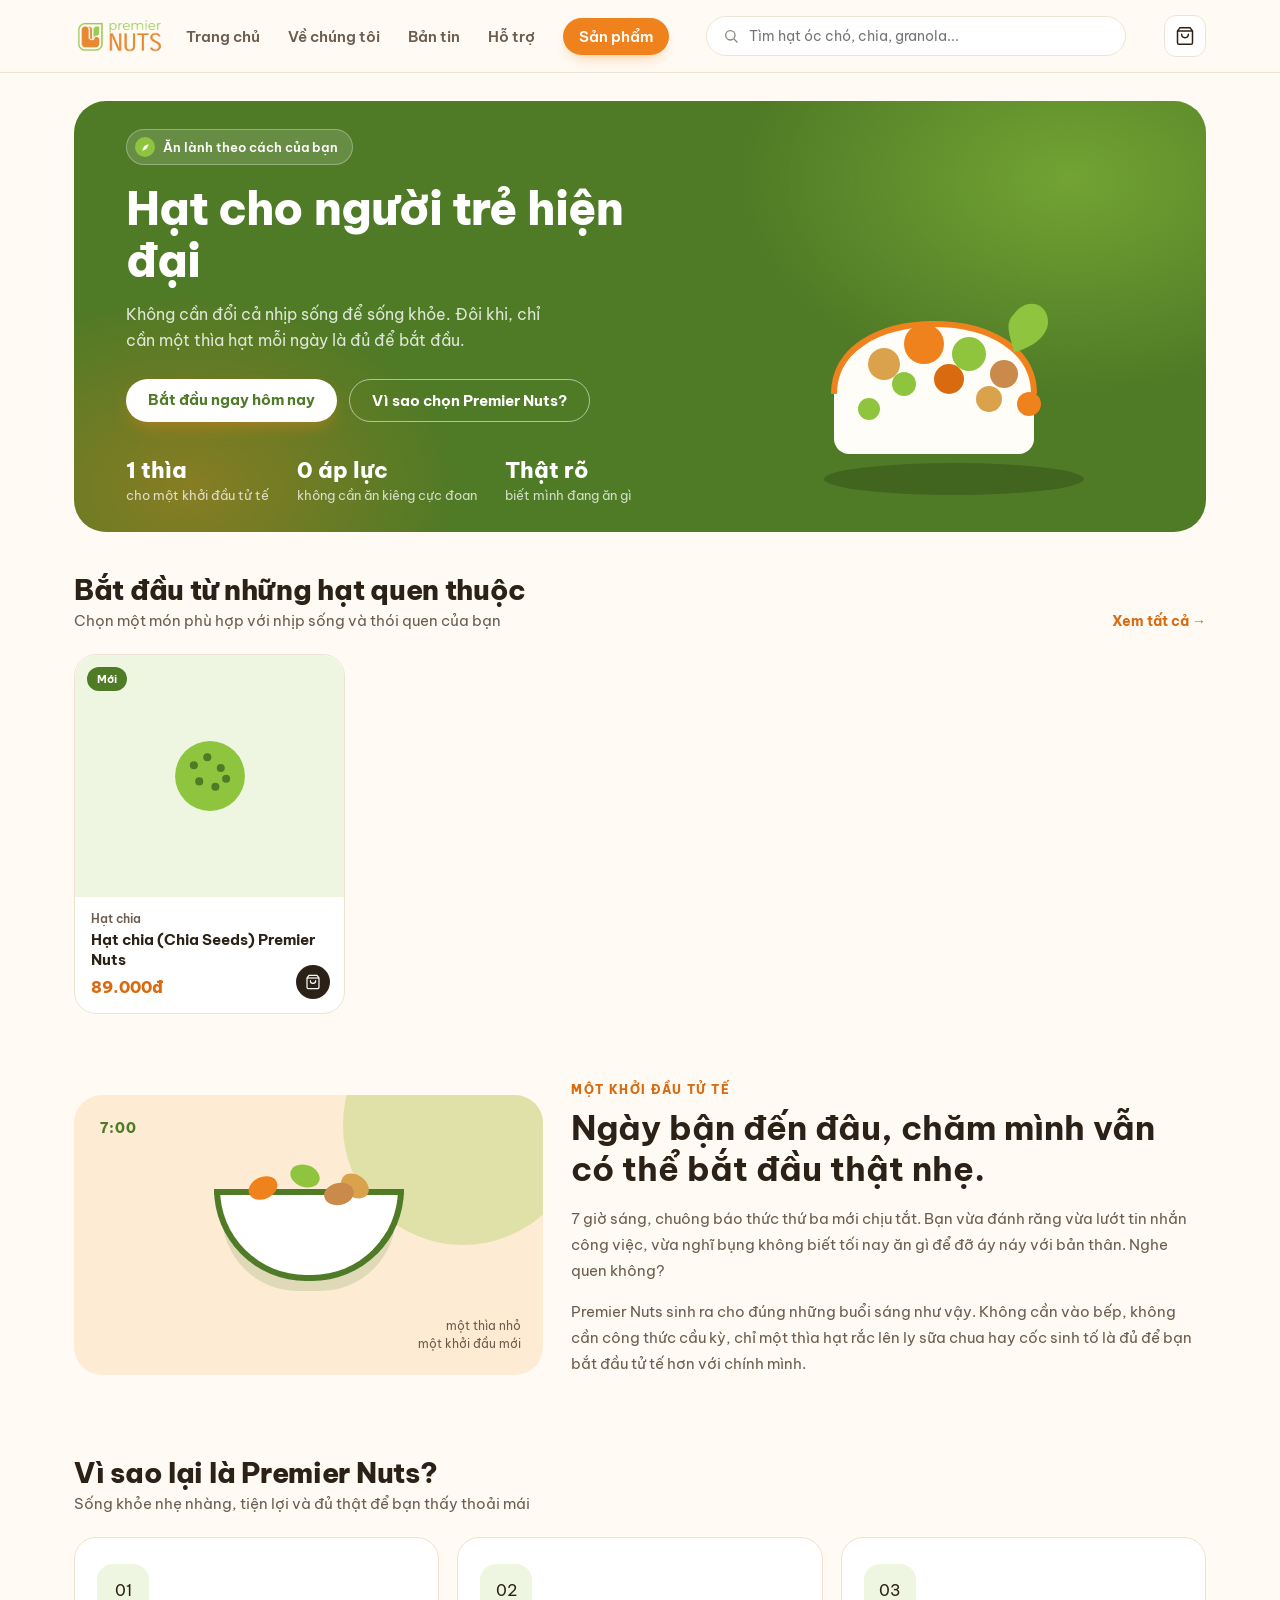
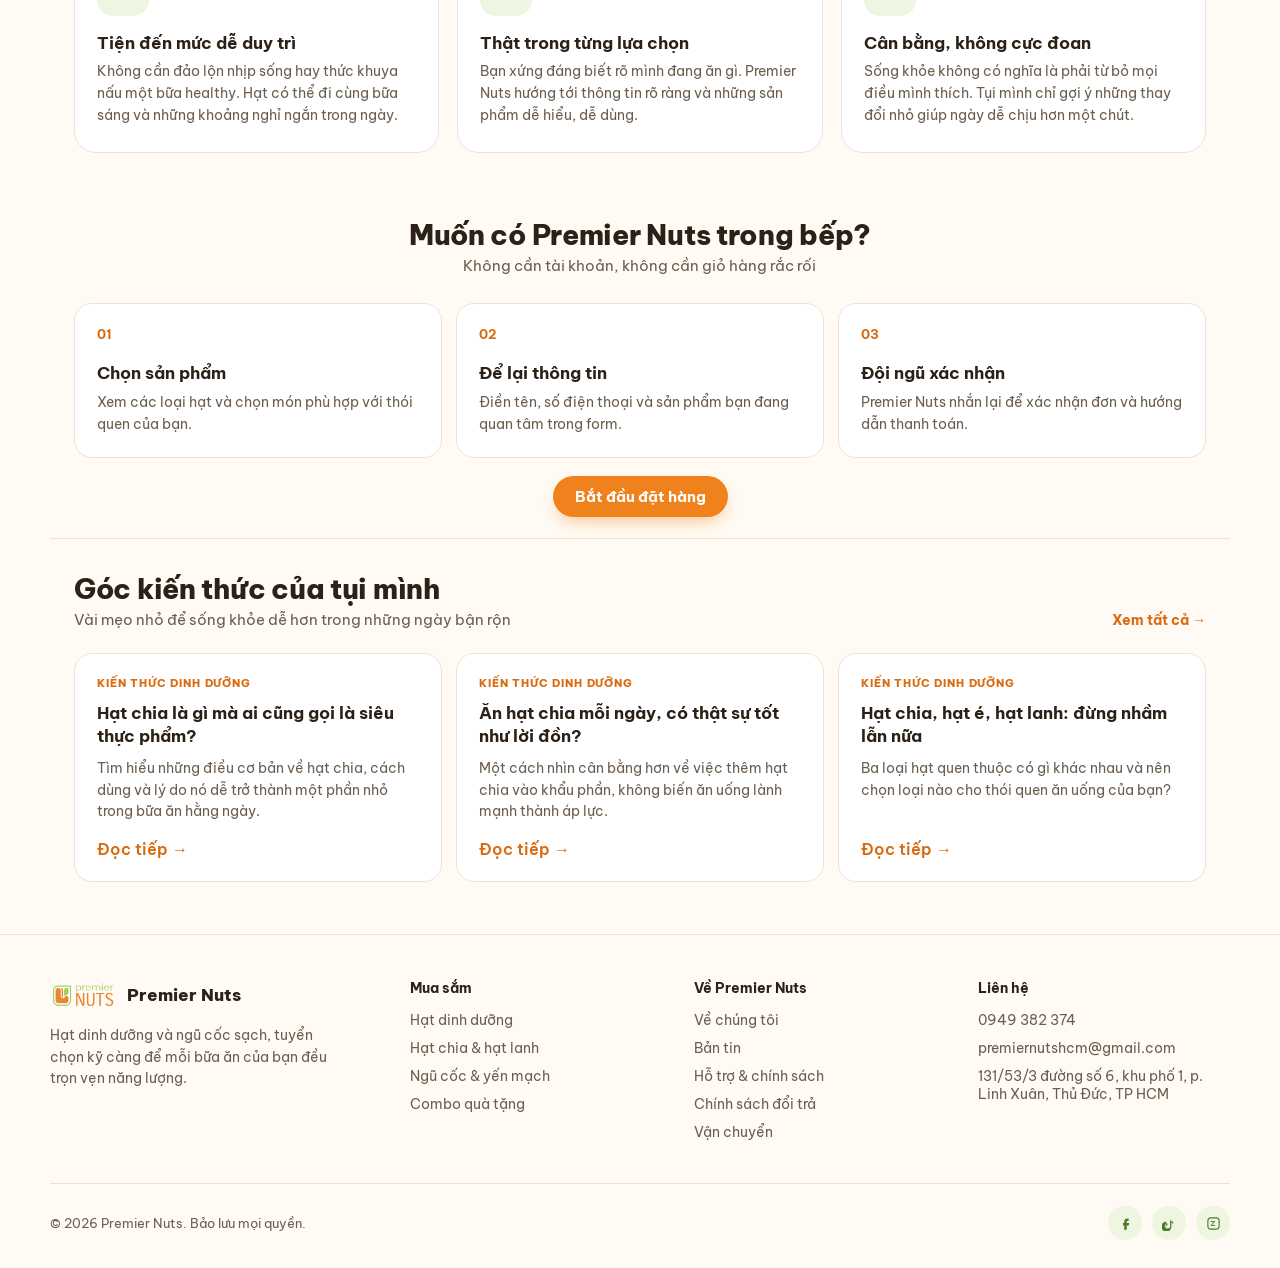
<file: index.html>
<!DOCTYPE html>
<html lang="vi">
<head>
<meta charset="UTF-8">
<meta name="viewport" content="width=device-width, initial-scale=1.0, maximum-scale=1.0, user-scalable=no">
<title>Premier Nuts — Hạt cho người trẻ hiện đại</title>
<link rel="preconnect" href="https://fonts.googleapis.com">
<link rel="preconnect" href="https://fonts.gstatic.com" crossorigin>
<link href="https://fonts.googleapis.com/css2?family=Be+Vietnam+Pro:wght@400;500;600;700;800&display=swap" rel="stylesheet">
<link rel="stylesheet" href="shared/styles.css">
<meta name="mobile-web-app-capable" content="yes">
<meta name="apple-mobile-web-app-capable" content="yes">
<meta name="apple-mobile-web-app-status-bar-style" content="default">
<meta name="apple-mobile-web-app-title" content="Premier Nuts">
<meta name="theme-color" content="#FFFBF4">
<link rel="apple-touch-icon" href="assets/images/apple-touch-icon.png">

<link rel="preload" as="image" href="assets/images/premier-nuts-logo-2.png" fetchpriority="high">
<link rel="icon" href="assets/images/app-icon-192.png" type="image/png">

<link rel="manifest" href="manifest.json">
</head>
<body>
<!-- Full-Page App Loading Screen -->
<div id="page-loader" aria-hidden="true">
  <div class="loader-box">
    <div class="loader-logo-wrap">
      <img src="assets/images/premier-nuts-logo-2.png" alt="Premier Nuts" class="loader-logo" width="150" height="72">
    </div>
    <div class="loader-bar-track">
      <div class="loader-bar-fill" id="loader-bar-fill"></div>
    </div>
    <div class="loader-pct" id="loader-pct">0%</div>
    <p class="loader-text">Hạt sạch • Năng lượng lành</p>
  </div>
</div>

<div id="site-header"></div>

<main>
  <!-- ================= HERO ================= -->
  <section class="hero">
    <div class="hero-card">
      <div class="hero-text">
        <div class="hero-badge"><span class="leaf">
            <svg width="11" height="11" viewBox="0 0 24 24" fill="none"><path d="M5 19c7-1 12-6 14-14-8 1-13 6-14 14Z" fill="#fff"/></svg>
          </span>Ăn lành theo cách của bạn</div>
        <h1>Hạt cho người trẻ hiện đại</h1>
        <p>Không cần đổi cả nhịp sống để sống khỏe. Đôi khi, chỉ cần một thìa hạt mỗi ngày là đủ để bắt đầu.</p>
        <div class="hero-ctas">
          <a href="pages/support.html" class="cta-btn light hero-btn-desktop">Bắt đầu ngay hôm nay</a>
          <a href="pages/products.html" class="cta-btn light hero-btn-mobile">Xem sản phẩm →</a>
          <a href="#vi-sao" class="cta-btn outline">Vì sao chọn Premier Nuts?</a>
        </div>
        <div class="hero-stats">
          <div><b>1 thìa</b><span>cho một khởi đầu tử tế</span></div>
          <div><b>0 áp lực</b><span>không cần ăn kiêng cực đoan</span></div>
          <div><b>Thật rõ</b><span>biết mình đang ăn gì</span></div>
        </div>
      </div>
      <div class="hero-art">
        <svg width="320" height="260" viewBox="0 0 320 260" fill="none" xmlns="http://www.w3.org/2000/svg">
          <ellipse cx="180" cy="235" rx="130" ry="16" fill="rgba(0,0,0,0.18)"/>
          <path d="M60 150c0-45 45-70 100-70s100 25 100 70v45c0 8-7 15-15 15H75c-8 0-15-7-15-15v-45Z" fill="#FFFDF8"/>
          <path d="M60 150c0-45 45-70 100-70s100 25 100 70" stroke="#F0821E" stroke-width="6" fill="none"/>
          <circle cx="110" cy="120" r="16" fill="#D9A24B"/>
          <circle cx="150" cy="100" r="20" fill="#F0821E"/>
          <circle cx="195" cy="110" r="17" fill="#8FC53E"/>
          <circle cx="230" cy="130" r="14" fill="#C98A4B"/>
          <circle cx="130" cy="140" r="12" fill="#8FC53E"/>
          <circle cx="175" cy="135" r="15" fill="#D96A0F"/>
          <circle cx="215" cy="155" r="13" fill="#D9A24B"/>
          <circle cx="95" cy="165" r="11" fill="#8FC53E"/>
          <circle cx="255" cy="160" r="12" fill="#F0821E"/>
          <path d="M240 70c14-18 34-10 34 8 0 14-16 26-34 30-4-18-10-28 0-38Z" fill="#8FC53E"/>
        </svg>
      </div>
    </div>

    <!-- Mobile Quick Categories (E-Commerce Storefront) -->
    <nav class="hero-quick-cats" aria-label="Lối tắt trang và dịch vụ">
      <a href="index.html" class="hqc-item">
        <span class="hqc-icon" style="background:#FFF3E0;color:#F0821E">🏠</span>
        <span>Trang chủ</span>
      </a>
      <a href="pages/about-us.html" class="hqc-item">
        <span class="hqc-icon" style="background:#FDEED9;color:#C98A4B">🍃</span>
        <span>Về chúng tôi</span>
      </a>
      <a href="pages/products.html" class="hqc-item">
        <span class="hqc-icon" style="background:#EBF5DF;color:#4F7A26">🛍️</span>
        <span>Sản phẩm</span>
      </a>
      <a href="pages/news.html" class="hqc-item">
        <span class="hqc-icon" style="background:#FFF9E6;color:#D9A24B">📖</span>
        <span>Bản tin</span>
      </a>
      <a href="pages/support.html" class="hqc-item">
        <span class="hqc-icon" style="background:#F3E8FF;color:#7C3AED">💬</span>
        <span>Hỗ trợ</span>
      </a>
    </nav>
  </section>

  <!-- ================= FEATURED ================= -->
  <section class="sec" id="san-pham">
    <div class="sec-head">
      <div>
        <h2>Bắt đầu từ những hạt quen thuộc</h2>
        <p>Chọn một món phù hợp với nhịp sống và thói quen của bạn</p>
      </div>
      <a href="pages/products.html" class="see-all">Xem tất cả →</a>
    </div>
    <div class="product-grid" id="product-list" aria-live="polite"></div>
  </section>

  <!-- ================= OPENING STORY ================= -->
  <section class="sec intro-story">
    <div class="intro-story-art" aria-hidden="true">
      <div class="story-clock">7:00</div>
      <div class="story-bowl">
        <span class="story-seed seed-one"></span>
        <span class="story-seed seed-two"></span>
        <span class="story-seed seed-three"></span>
        <span class="story-seed seed-four"></span>
      </div>
      <span class="story-note">một thìa nhỏ<br>một khởi đầu mới</span>
    </div>
    <div class="intro-story-copy">
      <span class="detail-kicker">MỘT KHỞI ĐẦU TỬ TẾ</span>
      <h2>Ngày bận đến đâu, chăm mình vẫn có thể bắt đầu thật nhẹ.</h2>
      <p>7 giờ sáng, chuông báo thức thứ ba mới chịu tắt. Bạn vừa đánh răng vừa lướt tin nhắn công việc, vừa nghĩ bụng không biết tối nay ăn gì để đỡ áy náy với bản thân. Nghe quen không?</p>
      <p>Premier Nuts sinh ra cho đúng những buổi sáng như vậy. Không cần vào bếp, không cần công thức cầu kỳ, chỉ một thìa hạt rắc lên ly sữa chua hay cốc sinh tố là đủ để bạn bắt đầu tử tế hơn với chính mình.</p>
    </div>
  </section>

  <!-- ================= WHY PREMIER NUTS ================= -->
  <section class="sec" id="vi-sao">
    <div class="sec-head">
      <div>
        <h2>Vì sao lại là Premier Nuts?</h2>
        <p>Sống khỏe nhẹ nhàng, tiện lợi và đủ thật để bạn thấy thoải mái</p>
      </div>
    </div>
    <div class="feat-row">
      <div class="feat"><div class="ic">01</div><h4>Tiện đến mức dễ duy trì</h4><p>Không cần đảo lộn nhịp sống hay thức khuya nấu một bữa healthy. Hạt có thể đi cùng bữa sáng và những khoảng nghỉ ngắn trong ngày.</p></div>
      <div class="feat"><div class="ic">02</div><h4>Thật trong từng lựa chọn</h4><p>Bạn xứng đáng biết rõ mình đang ăn gì. Premier Nuts hướng tới thông tin rõ ràng và những sản phẩm dễ hiểu, dễ dùng.</p></div>
      <div class="feat"><div class="ic">03</div><h4>Cân bằng, không cực đoan</h4><p>Sống khỏe không có nghĩa là phải từ bỏ mọi điều mình thích. Tụi mình chỉ gợi ý những thay đổi nhỏ giúp ngày dễ chịu hơn một chút.</p></div>
    </div>
  </section>

  <!-- ================= BUYING PROCESS ================= -->
  <section class="sec process-section" id="quy-trinh">
    <div class="sec-head">
      <div>
        <h2>Muốn có Premier Nuts trong bếp?</h2>
        <p>Không cần tài khoản, không cần giỏ hàng rắc rối</p>
      </div>
    </div>
    <div class="process-grid">
      <div class="process-step"><b>01</b><h3>Chọn sản phẩm</h3><p>Xem các loại hạt và chọn món phù hợp với thói quen của bạn.</p></div>
      <div class="process-step"><b>02</b><h3>Để lại thông tin</h3><p>Điền tên, số điện thoại và sản phẩm bạn đang quan tâm trong form.</p></div>
      <div class="process-step"><b>03</b><h3>Đội ngũ xác nhận</h3><p>Premier Nuts nhắn lại để xác nhận đơn và hướng dẫn thanh toán.</p></div>
    </div>
    <a href="pages/products.html" class="cta-btn">Bắt đầu đặt hàng</a>
  </section>

  <!-- ================= NEWSLETTER ================= -->
  <section class="sec newsletter-section" id="ban-tin">
    <div class="sec-head">
      <div>
        <h2>Góc kiến thức của tụi mình</h2>
        <p>Vài mẹo nhỏ để sống khỏe dễ hơn trong những ngày bận rộn</p>
      </div>
      <a href="pages/news.html" class="see-all">Xem tất cả →</a>
    </div>
    <div class="news-grid" id="home-news-grid">
      <!-- Rendered dynamically -->
    </div>
  </section>

</main>

<div id="site-footer"></div>
<div id="site-bottom-nav"></div>

<script src="shared/site-shell.js" defer></script>
<script src="features/catalog/catalog.js" type="module" defer></script>
<script>
  document.addEventListener('DOMContentLoaded', async () => {
    try {
      const res = await fetch('features/news/articles.json');
      const articles = await res.json();
      const top3 = articles.slice(0, 3);
      const grid = document.getElementById('home-news-grid');
      
      const escapeHtml = (val) => String(val).replace(/[&<>"']/g, c => ({ '&':'&amp;', '<':'&lt;', '>':'&gt;', '"':'&quot;', "'":'&#039;' }[c]));

      if (grid) {
        grid.innerHTML = top3.map(a => `
          <article class="news-card">
            <span>${escapeHtml(a.category.toUpperCase())}</span>
            <h3>${escapeHtml(a.title)}</h3>
            <p>${escapeHtml(a.excerpt)}</p>
            <a href="pages/news-detail.html?id=${encodeURIComponent(a.id)}">Đọc tiếp →</a>
          </article>
        `).join('');
      }
    } catch (e) {
      console.error('Failed to load home news', e);
    }
  });
</script>
</body>
</html>
</file>
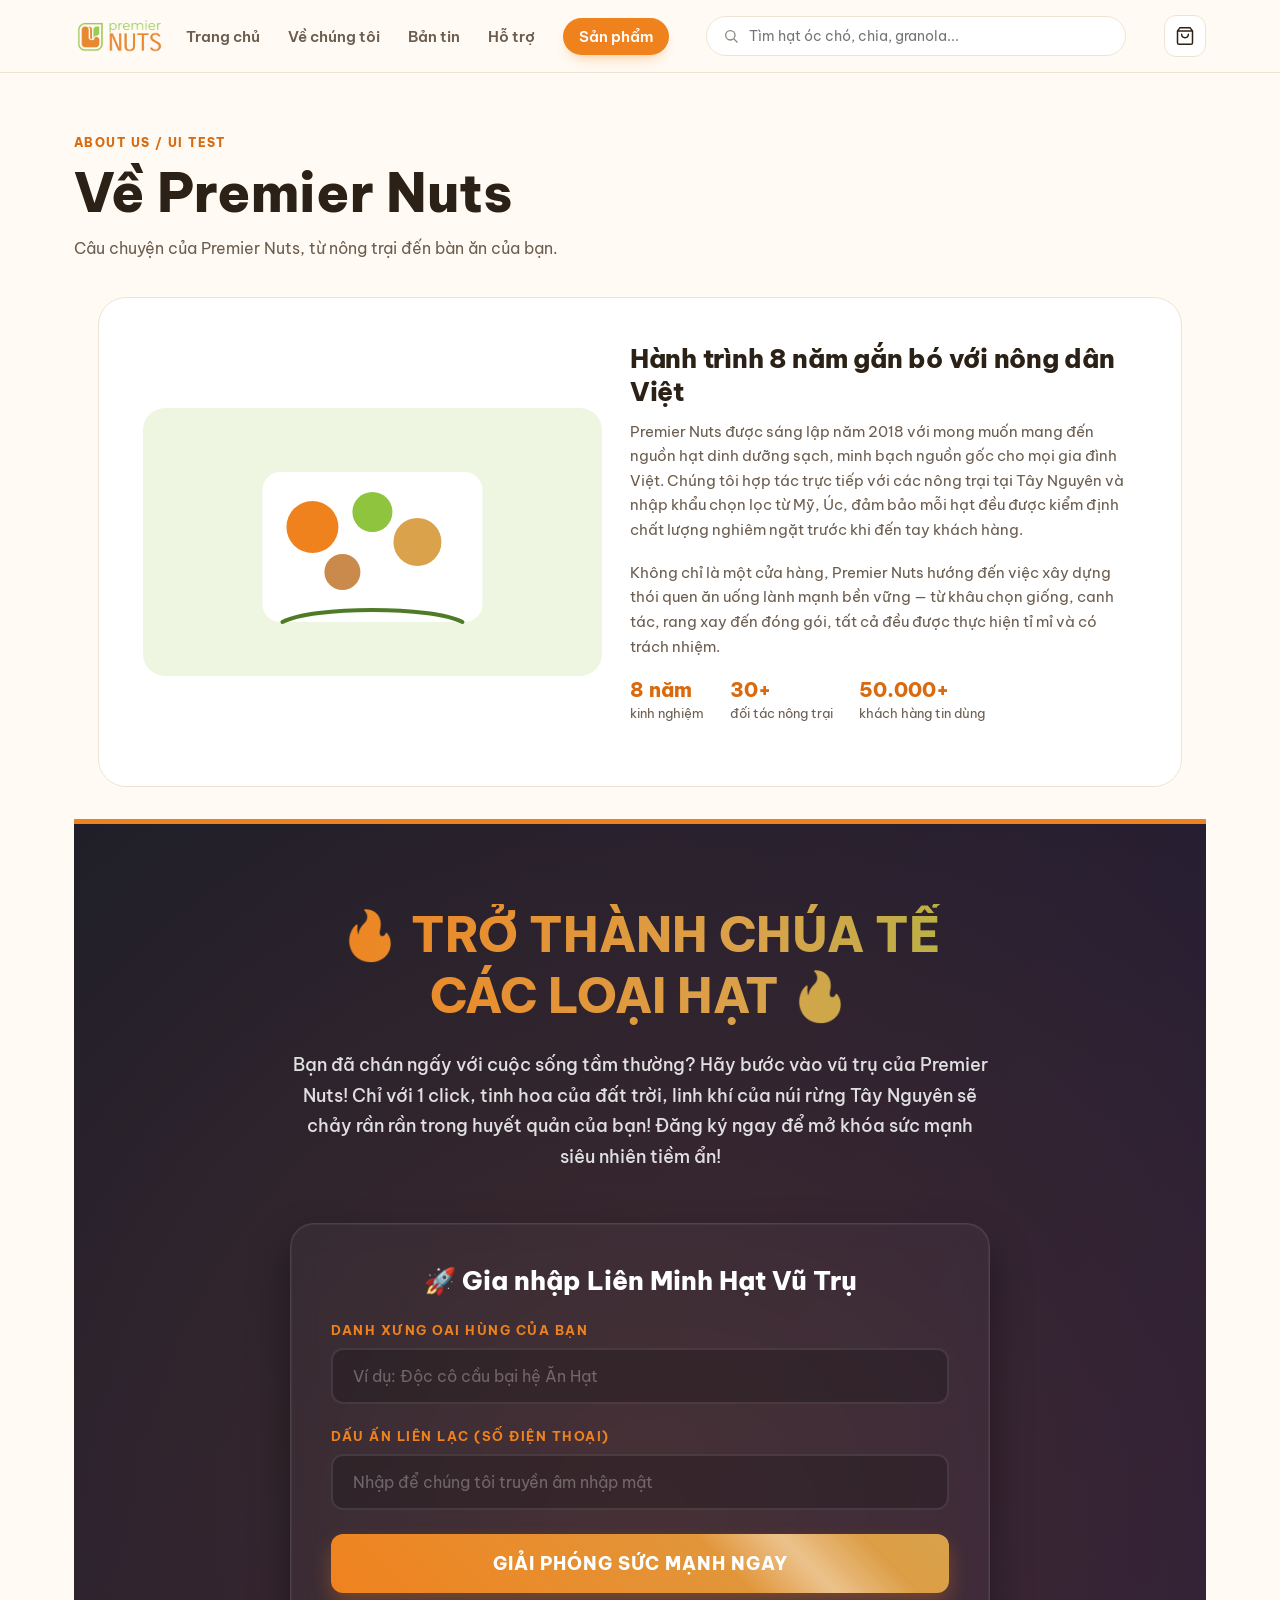
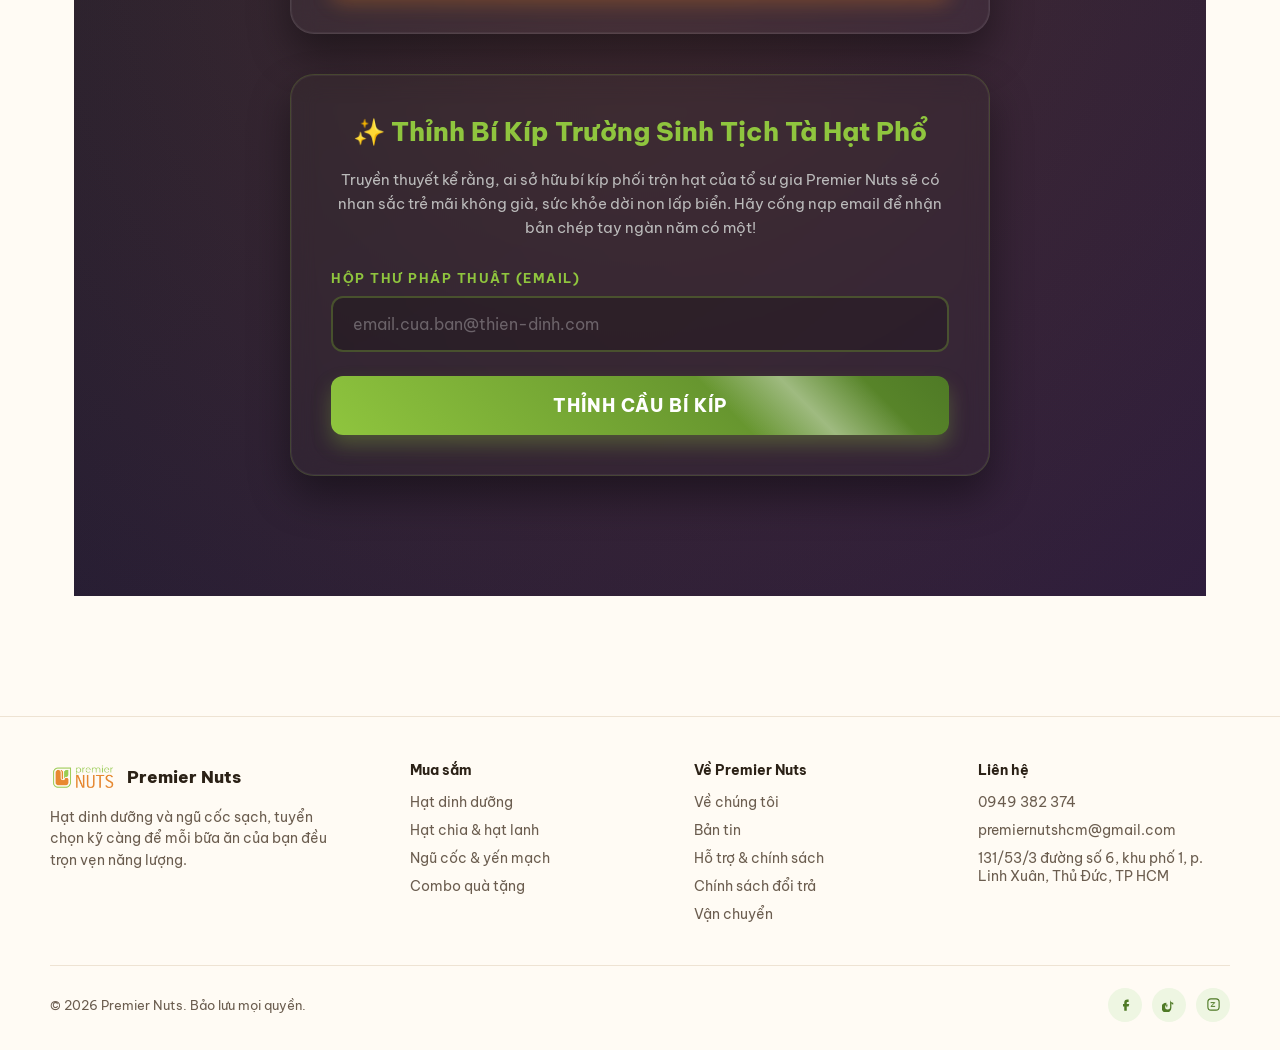
<file: pages/about-us-test.html>
<!DOCTYPE html>
<html lang="vi">
<head>
<meta charset="UTF-8">
<meta name="viewport" content="width=device-width, initial-scale=1.0, maximum-scale=1.0, user-scalable=no">
<title>Test About Us | Premier Nuts</title>
<link rel="preconnect" href="https://fonts.googleapis.com">
<link rel="preconnect" href="https://fonts.gstatic.com" crossorigin>
<link href="https://fonts.googleapis.com/css2?family=Be+Vietnam+Pro:wght@400;500;600;700;800&display=swap" rel="stylesheet">
<link rel="stylesheet" href="../shared/styles.css">
<style>
  /* Super wild animations */
  .epic-form-container {
    padding: 80px 20px;
    background: linear-gradient(135deg, #1a1c29 0%, #2a1b3d 100%);
    color: white;
    text-align: center;
    border-top: 5px solid #F0821E;
    position: relative;
    overflow: hidden;
  }
  .epic-form-container::before {
    content: '';
    position: absolute;
    top: -50%; left: -50%; width: 200%; height: 200%;
    background: radial-gradient(circle, rgba(240,130,30,0.15) 0%, transparent 60%);
    animation: rotateGlow 15s linear infinite;
    z-index: 0;
  }
  @keyframes rotateGlow {
    0% { transform: rotate(0deg); }
    100% { transform: rotate(360deg); }
  }
  .epic-form-content {
    position: relative;
    z-index: 1;
    max-width: 700px;
    margin: 0 auto;
  }
  .epic-title {
    font-size: clamp(32px, 5vw, 48px);
    font-weight: 800;
    background: linear-gradient(to right, #F0821E, #D9A24B, #8FC53E, #F0821E);
    background-size: 200% auto;
    -webkit-background-clip: text;
    -webkit-text-fill-color: transparent;
    margin-bottom: 24px;
    animation: pulseText 2s ease-in-out infinite alternate, shineText 5s linear infinite;
  }
  @keyframes shineText {
    to { background-position: 200% center; }
  }
  @keyframes pulseText {
    0% { transform: scale(1); text-shadow: 0 0 10px rgba(240,130,30,0.3); }
    100% { transform: scale(1.05); text-shadow: 0 0 30px rgba(143,197,62,0.6); }
  }
  .epic-desc {
    font-size: 18px;
    line-height: 1.7;
    margin-bottom: 50px;
    color: #e0e0e0;
    font-weight: 500;
  }
  .epic-form {
    background: rgba(255, 255, 255, 0.03);
    backdrop-filter: blur(12px);
    -webkit-backdrop-filter: blur(12px);
    border: 1px solid rgba(255, 255, 255, 0.1);
    border-radius: 24px;
    padding: 40px;
    box-shadow: 0 20px 40px rgba(0,0,0,0.4), inset 0 0 0 1px rgba(255,255,255,0.05);
    transition: all 0.4s cubic-bezier(0.175, 0.885, 0.32, 1.275);
    margin-bottom: 40px;
  }
  .epic-form:hover {
    transform: translateY(-10px) scale(1.02);
    box-shadow: 0 30px 60px rgba(240,130,30,0.2), inset 0 0 20px rgba(240,130,30,0.1);
    border-color: rgba(240,130,30,0.4);
  }
  .epic-input-group {
    margin-bottom: 24px;
    text-align: left;
  }
  .epic-input-group label {
    display: block;
    margin-bottom: 10px;
    font-weight: 700;
    color: #F0821E;
    text-transform: uppercase;
    letter-spacing: 1.5px;
    font-size: 13px;
  }
  .epic-input {
    width: 100%;
    padding: 16px 20px;
    border-radius: 12px;
    border: 2px solid rgba(255,255,255,0.1);
    background: rgba(0, 0, 0, 0.2);
    color: white;
    font-size: 16px;
    font-family: inherit;
    transition: all 0.3s;
  }
  .epic-input:focus {
    outline: none;
    border-color: #8FC53E;
    background: rgba(0, 0, 0, 0.4);
    box-shadow: 0 0 25px rgba(143,197,62,0.3);
    transform: translateX(5px);
  }
  .epic-input::placeholder {
    color: rgba(255,255,255,0.3);
  }
  .epic-btn {
    width: 100%;
    padding: 18px;
    border: none;
    border-radius: 12px;
    background: linear-gradient(45deg, #F0821E, #D9A24B);
    color: white;
    font-size: 18px;
    font-weight: 800;
    text-transform: uppercase;
    letter-spacing: 1px;
    cursor: pointer;
    position: relative;
    overflow: hidden;
    transition: all 0.3s;
    box-shadow: 0 10px 20px rgba(240,130,30,0.3);
    font-family: inherit;
  }
  .epic-btn::after {
    content: '';
    position: absolute;
    top: -50%; left: -50%; width: 200%; height: 200%;
    background: linear-gradient(transparent, rgba(255,255,255,0.4), transparent);
    transform: rotate(45deg) translateY(-100%);
    transition: transform 0.6s cubic-bezier(0.4, 0, 0.2, 1);
  }
  .epic-btn:hover {
    transform: scale(1.03);
    box-shadow: 0 15px 35px rgba(240,130,30,0.5);
    letter-spacing: 2px;
  }
  .epic-btn:hover::after {
    transform: rotate(45deg) translateY(100%);
  }
</style>
<meta name="mobile-web-app-capable" content="yes">
<meta name="apple-mobile-web-app-capable" content="yes">
<meta name="apple-mobile-web-app-status-bar-style" content="default">
<meta name="apple-mobile-web-app-title" content="Premier Nuts">
<meta name="theme-color" content="#FFFBF4">
<link rel="apple-touch-icon" href="../assets/images/apple-touch-icon.png">

<link rel="preload" as="image" href="../assets/images/premier-nuts-logo-2.png" fetchpriority="high">
<link rel="icon" href="../assets/images/app-icon-192.png" type="image/png">

<link rel="manifest" href="../manifest.json">
</head>
<body>
<!-- Full-Page App Loading Screen -->
<div id="page-loader" aria-hidden="true">
  <div class="loader-box">
    <div class="loader-logo-wrap">
      <img src="../assets/images/premier-nuts-logo-2.png" alt="Premier Nuts" class="loader-logo" width="150" height="72">
    </div>
    <div class="loader-bar-track">
      <div class="loader-bar-fill" id="loader-bar-fill"></div>
    </div>
    <div class="loader-pct" id="loader-pct">0%</div>
    <p class="loader-text">Hạt sạch • Năng lượng lành</p>
  </div>
</div>
<div id="site-header"></div>

<main class="form-test-page">
  <section class="form-test-hero">
    <span class="detail-kicker">ABOUT US / UI TEST</span>
    <h1>Về Premier Nuts</h1>
    <p>Câu chuyện của Premier Nuts, từ nông trại đến bàn ăn của bạn.</p>
  </section>

  <section class="sec" style="padding-top: 0;">
    <div class="about-sec">
      <div class="about-art">
        <svg width="100%" height="220" viewBox="0 0 260 220" fill="none" xmlns="http://www.w3.org/2000/svg">
          <rect x="20" y="40" width="220" height="150" rx="18" fill="#fff"/>
          <circle cx="70" cy="95" r="26" fill="#F0821E"/>
          <circle cx="130" cy="80" r="20" fill="#8FC53E"/>
          <circle cx="175" cy="110" r="24" fill="#D9A24B"/>
          <circle cx="100" cy="140" r="18" fill="#C98A4B"/>
          <path d="M40 190c30-16 150-16 180 0" stroke="#4F7A26" stroke-width="4" fill="none" stroke-linecap="round"/>
        </svg>
      </div>
      <div class="about-content">
        <h3>Hành trình 8 năm gắn bó với nông dân Việt</h3>
        <p>Premier Nuts được sáng lập năm 2018 với mong muốn mang đến nguồn hạt dinh dưỡng sạch, minh bạch nguồn gốc cho mọi gia đình Việt. Chúng tôi hợp tác trực tiếp với các nông trại tại Tây Nguyên và nhập khẩu chọn lọc từ Mỹ, Úc, đảm bảo mỗi hạt đều được kiểm định chất lượng nghiêm ngặt trước khi đến tay khách hàng.</p>
        <p>Không chỉ là một cửa hàng, Premier Nuts hướng đến việc xây dựng thói quen ăn uống lành mạnh bền vững — từ khâu chọn giống, canh tác, rang xay đến đóng gói, tất cả đều được thực hiện tỉ mỉ và có trách nhiệm.</p>
        <div class="about-stats">
          <div><b>8 năm</b><span>kinh nghiệm</span></div>
          <div><b>30+</b><span>đối tác nông trại</span></div>
          <div><b>50.000+</b><span>khách hàng tin dùng</span></div>
        </div>
      </div>
    </div>
  </section>

  <!-- Epic Forms Section -->
  <section class="epic-form-container">
    <div class="epic-form-content">
      <h2 class="epic-title">🔥 TRỞ THÀNH CHÚA TỂ CÁC LOẠI HẠT 🔥</h2>
      <p class="epic-desc">Bạn đã chán ngấy với cuộc sống tầm thường? Hãy bước vào vũ trụ của Premier Nuts! Chỉ với 1 click, tinh hoa của đất trời, linh khí của núi rừng Tây Nguyên sẽ chảy rần rần trong huyết quản của bạn! Đăng ký ngay để mở khóa sức mạnh siêu nhiên tiềm ẩn!</p>
      
      <form class="epic-form">
        <h3 style="margin-bottom: 25px; font-size: 26px; color: white; font-weight: 800;">🚀 Gia nhập Liên Minh Hạt Vũ Trụ</h3>
        <div class="epic-input-group">
          <label>Danh xưng oai hùng của bạn</label>
          <input type="text" class="epic-input" placeholder="Ví dụ: Độc cô cầu bại hệ Ăn Hạt">
        </div>
        <div class="epic-input-group">
          <label>Dấu ấn liên lạc (Số điện thoại)</label>
          <input type="tel" class="epic-input" placeholder="Nhập để chúng tôi truyền âm nhập mật">
        </div>
        <button type="button" class="epic-btn" onclick="alert('BÙM! 💥 Lượng protein của ngàn vạn hạt Macca đã dung hợp thành công vào ADN của bạn!')">Giải Phóng Sức Mạnh Ngay</button>
      </form>

      <form class="epic-form" style="border-color: rgba(143,197,62,0.2); background: rgba(143,197,62,0.02);">
        <h3 style="margin-bottom: 20px; font-size: 26px; color: #8FC53E; font-weight: 800;">✨ Thỉnh Bí Kíp Trường Sinh Tịch Tà Hạt Phổ</h3>
        <p style="margin-bottom: 30px; font-size: 15px; color: #bbb; line-height: 1.6;">Truyền thuyết kể rằng, ai sở hữu bí kíp phối trộn hạt của tổ sư gia Premier Nuts sẽ có nhan sắc trẻ mãi không già, sức khỏe dời non lấp biển. Hãy cống nạp email để nhận bản chép tay ngàn năm có một!</p>
        <div class="epic-input-group">
          <label style="color: #8FC53E;">Hộp thư pháp thuật (Email)</label>
          <input type="email" class="epic-input" placeholder="email.cua.ban@thien-dinh.com" style="border-color: rgba(143,197,62,0.3);">
        </div>
        <button type="button" class="epic-btn" style="background: linear-gradient(45deg, #8FC53E, #4F7A26); box-shadow: 0 10px 20px rgba(143,197,62,0.3);" onclick="alert('KENG! 🕊️ Một chú bọ hung... à nhầm chim bồ câu ngậm bí kíp đang bay xuyên không gian tới nhà bạn!')">Thỉnh Cầu Bí Kíp</button>
      </form>
    </div>
  </section>
</main>

<div id="site-footer"></div>
<div id="site-bottom-nav"></div>

<script src="../shared/site-shell.js" defer></script>
</body>
</html>
</file>
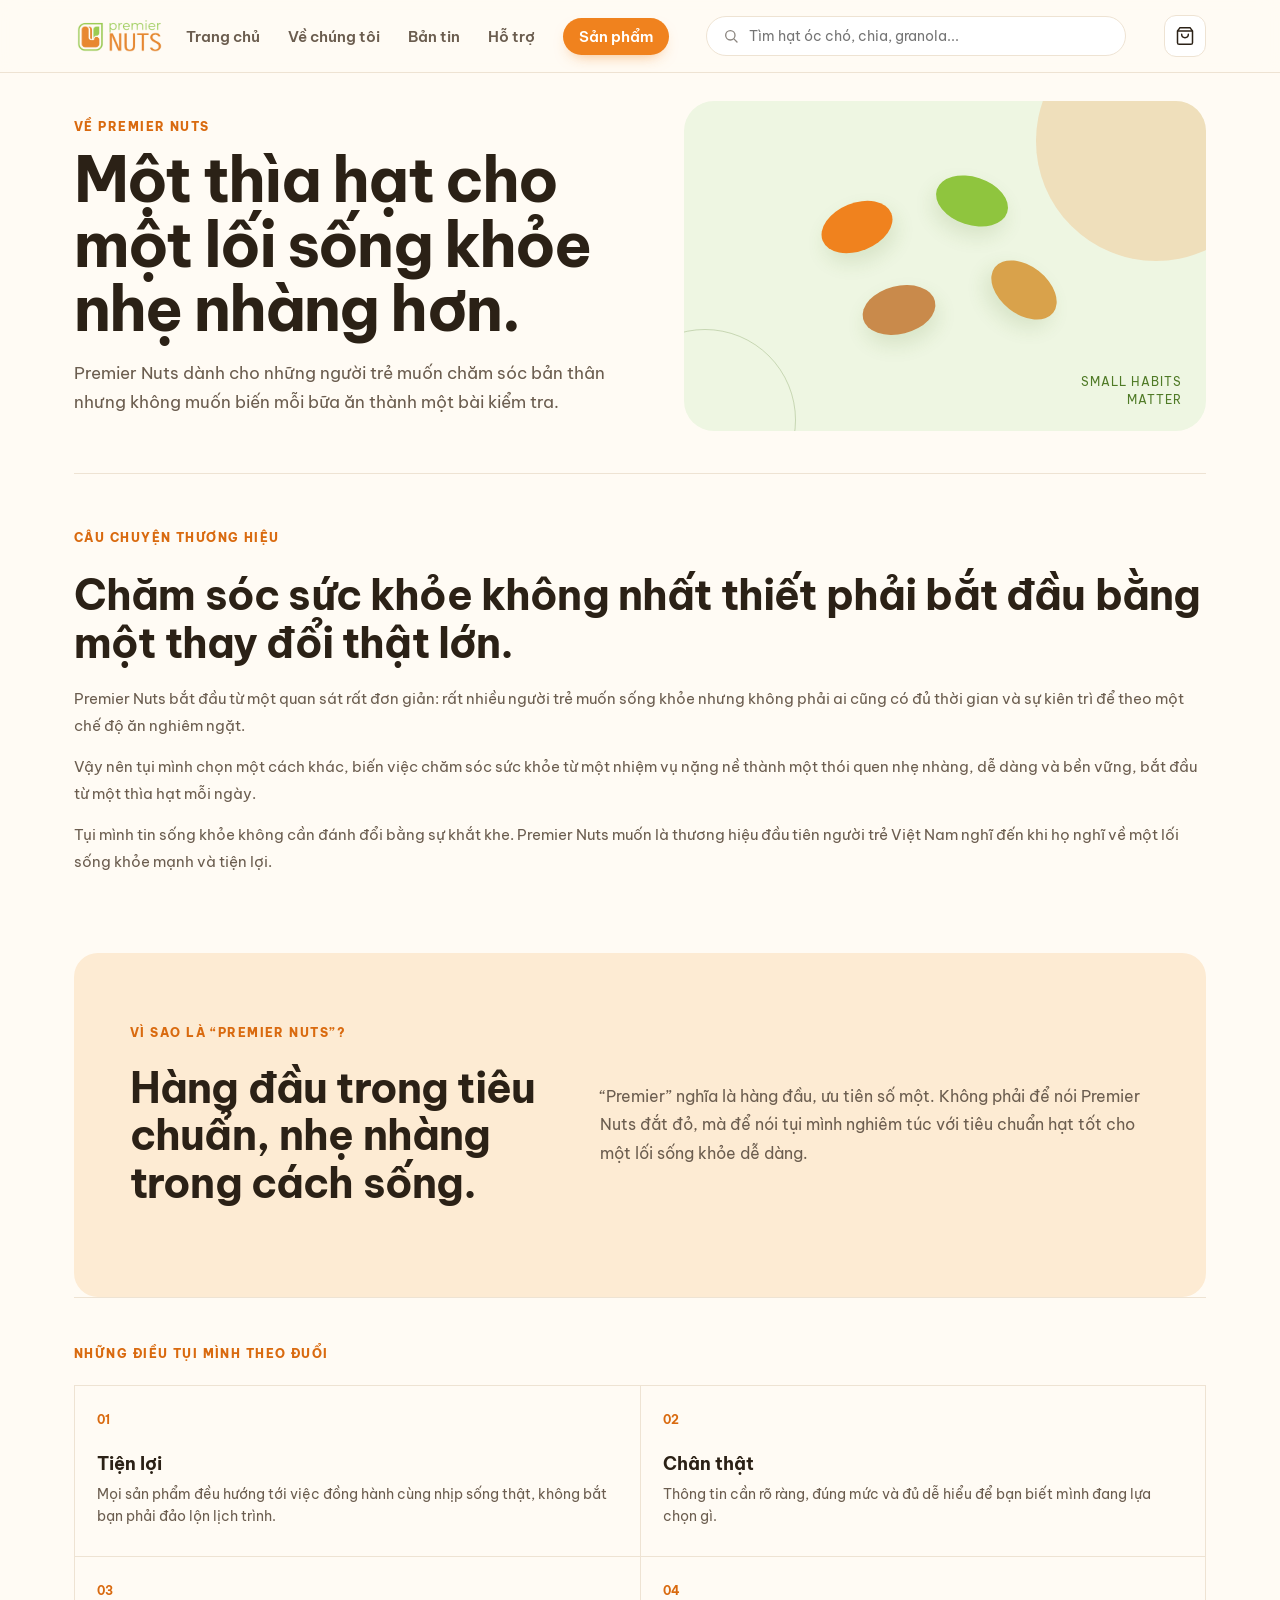
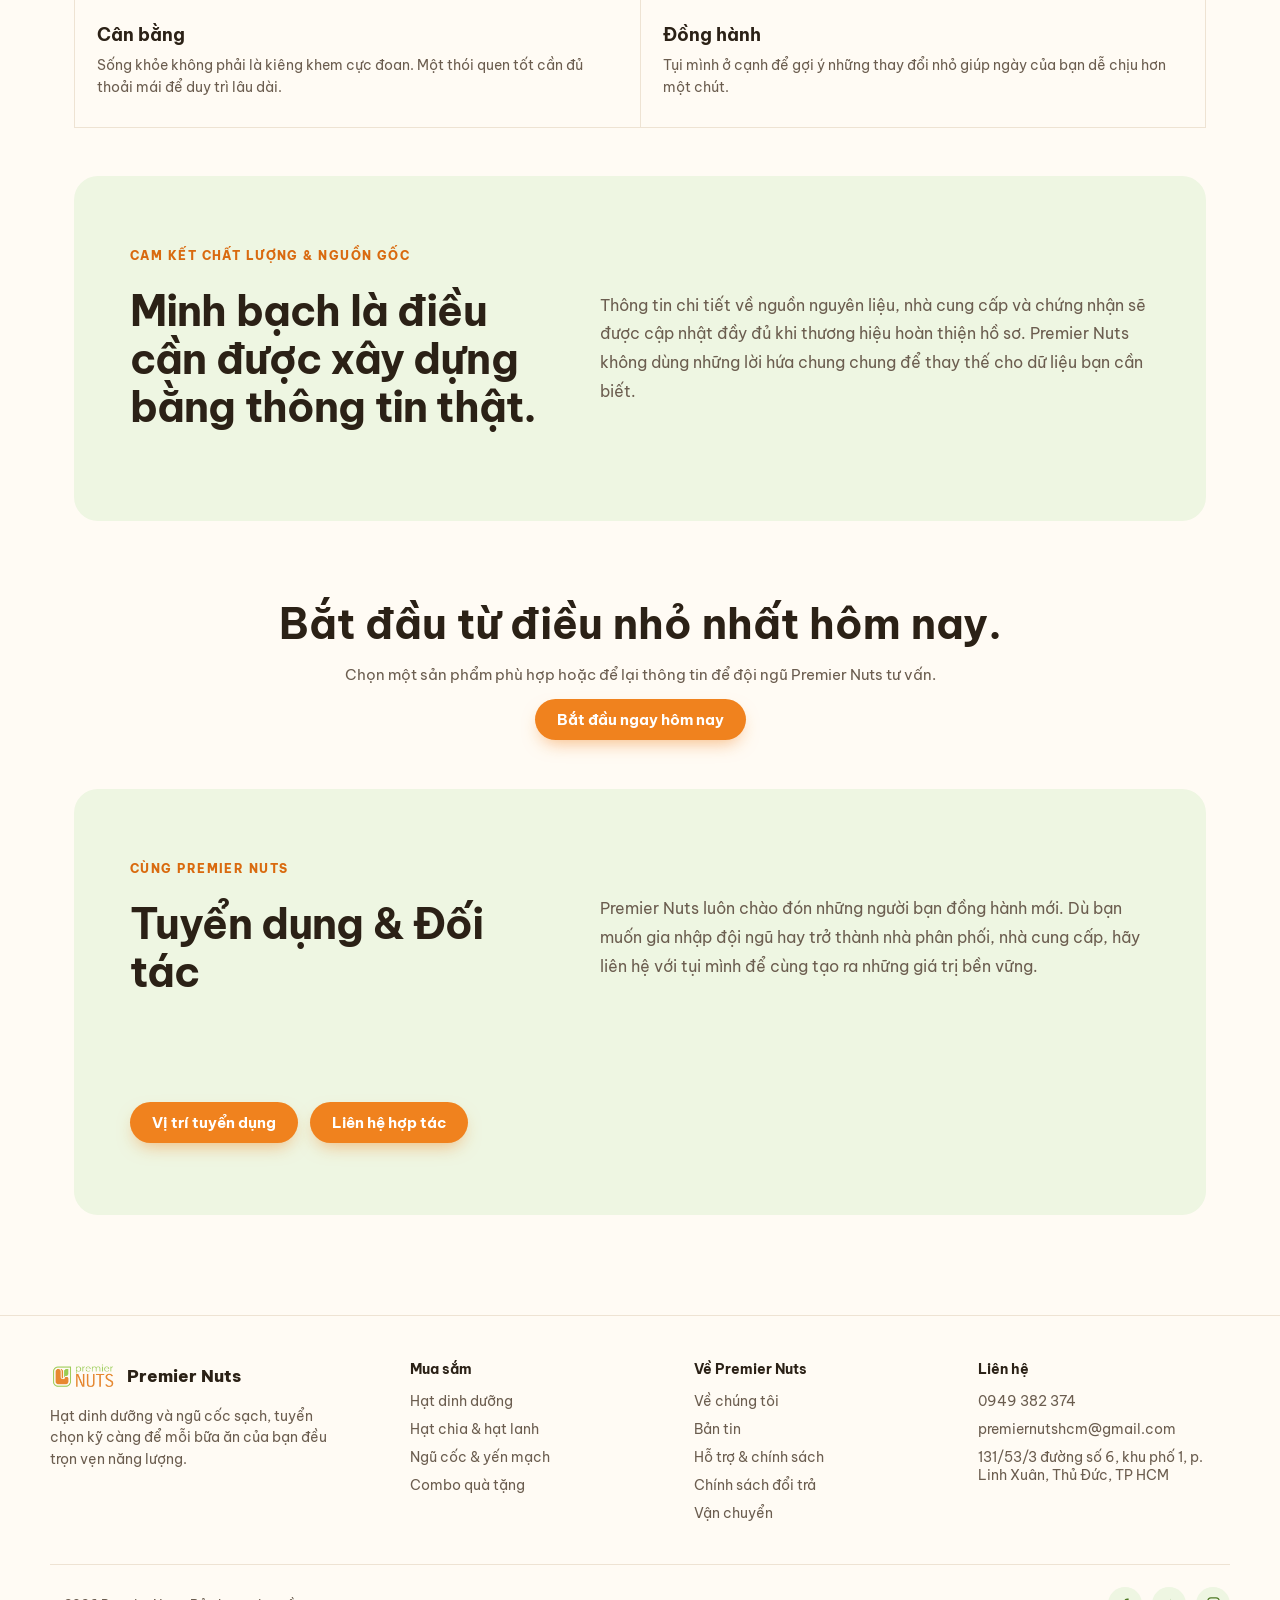
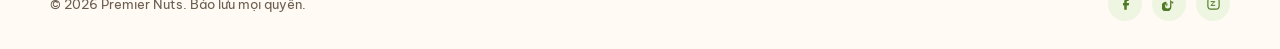
<file: pages/about-us.html>
<!DOCTYPE html>
<html lang="vi">
<head>
<meta charset="UTF-8">
<meta name="viewport" content="width=device-width, initial-scale=1.0, maximum-scale=1.0, user-scalable=no">
<title>Về Premier Nuts | Hạt cho người trẻ hiện đại</title>
<link rel="preconnect" href="https://fonts.googleapis.com">
<link rel="preconnect" href="https://fonts.gstatic.com" crossorigin>
<link href="https://fonts.googleapis.com/css2?family=Be+Vietnam+Pro:wght@400;500;600;700;800&display=swap" rel="stylesheet">
<link rel="stylesheet" href="../shared/styles.css">
<link rel="stylesheet" href="../shared/about-us.css">
<meta name="mobile-web-app-capable" content="yes">
<meta name="apple-mobile-web-app-capable" content="yes">
<meta name="apple-mobile-web-app-status-bar-style" content="default">
<meta name="apple-mobile-web-app-title" content="Premier Nuts">
<meta name="theme-color" content="#FFFBF4">
<link rel="apple-touch-icon" href="../assets/images/apple-touch-icon.png">

<link rel="preload" as="image" href="../assets/images/premier-nuts-logo-2.png" fetchpriority="high">
<link rel="icon" href="../assets/images/app-icon-192.png" type="image/png">

<link rel="manifest" href="../manifest.json">
</head>
<body>
<!-- Full-Page App Loading Screen -->
<div id="page-loader" aria-hidden="true">
  <div class="loader-box">
    <div class="loader-logo-wrap">
      <img src="../assets/images/premier-nuts-logo-2.png" alt="Premier Nuts" class="loader-logo" width="150" height="72">
    </div>
    <div class="loader-bar-track">
      <div class="loader-bar-fill" id="loader-bar-fill"></div>
    </div>
    <div class="loader-pct" id="loader-pct">0%</div>
    <p class="loader-text">Hạt sạch • Năng lượng lành</p>
  </div>
</div>
<div id="site-header"></div>

<main class="about-page">
  <section class="about-hero">
    <div>
      <span class="detail-kicker">VỀ PREMIER NUTS</span>
      <h1>Một thìa hạt cho một lối sống khỏe nhẹ nhàng hơn.</h1>
      <p>Premier Nuts dành cho những người trẻ muốn chăm sóc bản thân nhưng không muốn biến mỗi bữa ăn thành một bài kiểm tra.</p>
    </div>
    <div class="about-hero-art" aria-hidden="true">
      <span class="about-seed about-seed-one"></span>
      <span class="about-seed about-seed-two"></span>
      <span class="about-seed about-seed-three"></span>
      <span class="about-seed about-seed-four"></span>
      <span class="about-hero-note">small habits<br>matter</span>
    </div>
  </section>

  <section class="about-story">
    <div class="about-section-label">CÂU CHUYỆN THƯƠNG HIỆU</div>
    <div>
      <h2>Chăm sóc sức khỏe không nhất thiết phải bắt đầu bằng một thay đổi thật lớn.</h2>
      <p>Premier Nuts bắt đầu từ một quan sát rất đơn giản: rất nhiều người trẻ muốn sống khỏe nhưng không phải ai cũng có đủ thời gian và sự kiên trì để theo một chế độ ăn nghiêm ngặt.</p>
      <p>Vậy nên tụi mình chọn một cách khác, biến việc chăm sóc sức khỏe từ một nhiệm vụ nặng nề thành một thói quen nhẹ nhàng, dễ dàng và bền vững, bắt đầu từ một thìa hạt mỗi ngày.</p>
      <p>Tụi mình tin sống khỏe không cần đánh đổi bằng sự khắt khe. Premier Nuts muốn là thương hiệu đầu tiên người trẻ Việt Nam nghĩ đến khi họ nghĩ về một lối sống khỏe mạnh và tiện lợi.</p>
    </div>
  </section>

  <section class="about-name-section">
    <div>
      <span class="detail-kicker">VÌ SAO LÀ “PREMIER NUTS”?</span>
      <h2>Hàng đầu trong tiêu chuẩn, nhẹ nhàng trong cách sống.</h2>
    </div>
    <p>“Premier” nghĩa là hàng đầu, ưu tiên số một. Không phải để nói Premier Nuts đắt đỏ, mà để nói tụi mình nghiêm túc với tiêu chuẩn hạt tốt cho một lối sống khỏe dễ dàng.</p>
  </section>

  <section class="about-values">
    <div class="about-section-label">NHỮNG ĐIỀU TỤI MÌNH THEO ĐUỔI</div>
    <div class="about-value-grid">
      <article><b>01</b><h3>Tiện lợi</h3><p>Mọi sản phẩm đều hướng tới việc đồng hành cùng nhịp sống thật, không bắt bạn phải đảo lộn lịch trình.</p></article>
      <article><b>02</b><h3>Chân thật</h3><p>Thông tin cần rõ ràng, đúng mức và đủ dễ hiểu để bạn biết mình đang lựa chọn gì.</p></article>
      <article><b>03</b><h3>Cân bằng</h3><p>Sống khỏe không phải là kiêng khem cực đoan. Một thói quen tốt cần đủ thoải mái để duy trì lâu dài.</p></article>
      <article><b>04</b><h3>Đồng hành</h3><p>Tụi mình ở cạnh để gợi ý những thay đổi nhỏ giúp ngày của bạn dễ chịu hơn một chút.</p></article>
    </div>
  </section>

  <section class="about-commitment">
    <div>
      <span class="detail-kicker">CAM KẾT CHẤT LƯỢNG &amp; NGUỒN GỐC</span>
      <h2>Minh bạch là điều cần được xây dựng bằng thông tin thật.</h2>
    </div>
    <p>Thông tin chi tiết về nguồn nguyên liệu, nhà cung cấp và chứng nhận sẽ được cập nhật đầy đủ khi thương hiệu hoàn thiện hồ sơ. Premier Nuts không dùng những lời hứa chung chung để thay thế cho dữ liệu bạn cần biết.</p>
  </section>

  <section class="about-next-step">
    <h2>Bắt đầu từ điều nhỏ nhất hôm nay.</h2>
    <p>Chọn một sản phẩm phù hợp hoặc để lại thông tin để đội ngũ Premier Nuts tư vấn.</p>
    <a href="contact-form-test.html" class="cta-btn">Bắt đầu ngay hôm nay</a>
  </section>

  <section class="about-commitment" style="margin-top: 40px;">
    <div>
      <span class="detail-kicker">CÙNG PREMIER NUTS</span>
      <h2>Tuyển dụng &amp; Đối tác</h2>
    </div>
    <p>Premier Nuts luôn chào đón những người bạn đồng hành mới. Dù bạn muốn gia nhập đội ngũ hay trở thành nhà phân phối, nhà cung cấp, hãy liên hệ với tụi mình để cùng tạo ra những giá trị bền vững.</p>
    <div style="margin-top: 24px; display: flex; gap: 12px; flex-wrap: wrap;">
      <a href="#" class="cta-btn outline">Vị trí tuyển dụng</a>
      <a href="#" class="cta-btn outline">Liên hệ hợp tác</a>
    </div>
  </section>
</main>

<div id="site-footer"></div>
<div id="site-bottom-nav"></div>

<script src="../shared/site-shell.js" defer></script>
</body>
</html>
</file>
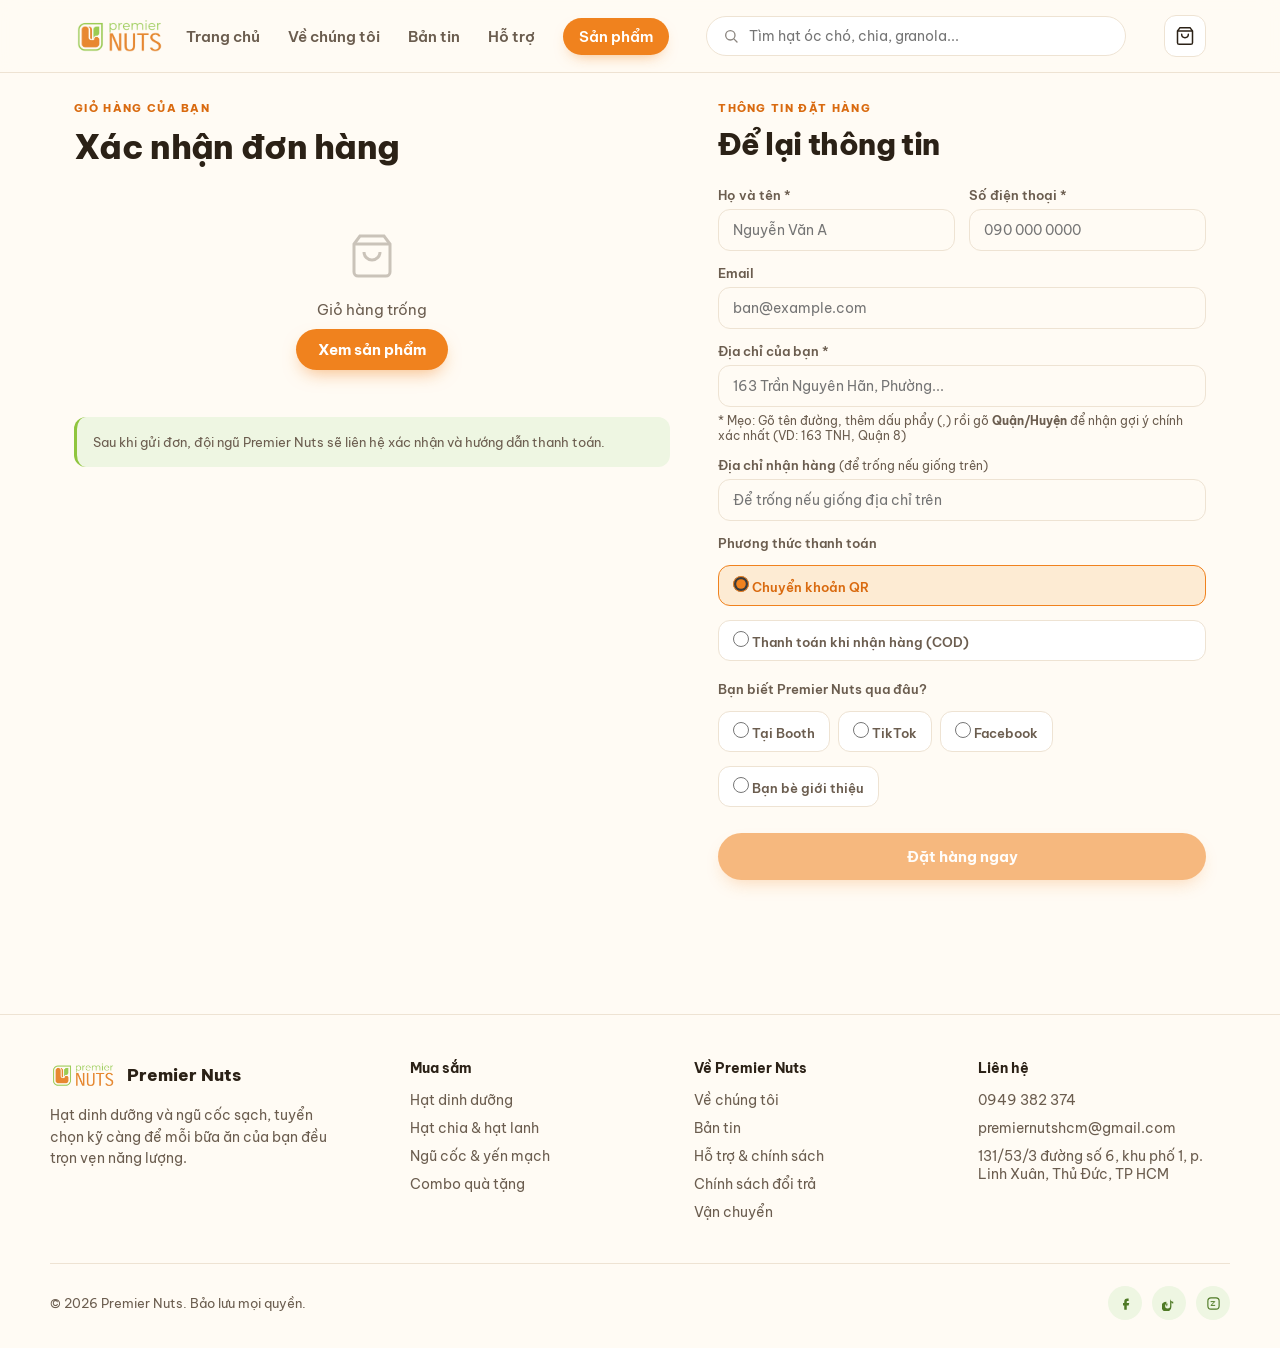
<file: pages/checkout.html>
<!DOCTYPE html>
<html lang="vi">

<head>
  <meta charset="UTF-8">
  <meta name="viewport" content="width=device-width, initial-scale=1.0, maximum-scale=1.0, user-scalable=no">
  <title>Đặt hàng | Premier Nuts</title>
  <link rel="preconnect" href="https://fonts.googleapis.com">
  <link rel="preconnect" href="https://fonts.gstatic.com" crossorigin>
  <link href="https://fonts.googleapis.com/css2?family=Be+Vietnam+Pro:wght@400;500;600;700;800&display=swap"
    rel="stylesheet">
  <link rel="stylesheet" href="../shared/styles.css">
  <link rel="stylesheet" href="../shared/checkout.css">
<meta name="mobile-web-app-capable" content="yes">
<meta name="apple-mobile-web-app-capable" content="yes">
<meta name="apple-mobile-web-app-status-bar-style" content="default">
<meta name="apple-mobile-web-app-title" content="Premier Nuts">
<meta name="theme-color" content="#FFFBF4">
<link rel="apple-touch-icon" href="../assets/images/apple-touch-icon.png">

<link rel="preload" as="image" href="../assets/images/premier-nuts-logo-2.png" fetchpriority="high">
<link rel="icon" href="../assets/images/app-icon-192.png" type="image/png">

<link rel="manifest" href="../manifest.json">
</head>

<body>
<!-- Full-Page App Loading Screen -->
<div id="page-loader" aria-hidden="true">
  <div class="loader-box">
    <div class="loader-logo-wrap">
      <img src="../assets/images/premier-nuts-logo-2.png" alt="Premier Nuts" class="loader-logo" width="150" height="72">
    </div>
    <div class="loader-bar-track">
      <div class="loader-bar-fill" id="loader-bar-fill"></div>
    </div>
    <div class="loader-pct" id="loader-pct">0%</div>
    <p class="loader-text">Hạt sạch • Năng lượng lành</p>
  </div>
</div>
  <div id="site-header"></div>

  <main class="checkout-page">
    <div class="checkout-shell">

      <!-- Left: Cart summary -->
      <section class="checkout-cart" aria-labelledby="cart-heading">
        <div class="checkout-section-label">GIỎ HÀNG CỦA BẠN</div>
        <h1 id="cart-heading">Xác nhận đơn hàng</h1>
        <div id="cart-items-list" aria-live="polite">
          <div class="cart-loading">Đang tải...</div>
        </div>
        <div class="checkout-summary-box" id="cart-total-row" hidden>
          <div class="summary-line">
            <span>Tạm tính</span>
            <span id="cart-subtotal">—</span>
          </div>
          <div class="summary-line">
            <span>Phí giao hàng</span>
            <span class="shipping-fee">Liên hệ sau</span>
          </div>
          <div class="summary-line total-line">
            <span>Tổng thanh toán</span>
            <strong id="cart-total-display">—</strong>
          </div>
        </div>
        <p class="checkout-note">
          Sau khi gửi đơn, đội ngũ Premier Nuts sẽ liên hệ xác nhận và hướng dẫn thanh toán.
        </p>
      </section>

      <!-- Right: Order form -->
      <section class="checkout-form-wrap" aria-labelledby="form-heading">
        <div class="checkout-section-label">THÔNG TIN ĐẶT HÀNG</div>
        <h2 id="form-heading">Để lại thông tin</h2>

        <form id="checkout-form"
          action="https://docs.google.com/forms/d/e/1FAIpQLSc-7k2mwFuU_6zR8lNvUp1sXOZ66coruZZwq8Te6uR17Hhl4Q/formResponse"
          method="POST" target="checkout-submit-frame" accept-charset="UTF-8" novalidate>
          <!-- Hidden: cart summary gửi vào "Ghi chú đơn hàng" -->
          <input type="hidden" name="entry.21404046" id="hidden-cart-summary">

          <div class="form-row two">
            <div>
              <label for="co-name">Họ và tên *</label>
              <input id="co-name" name="entry.409526929" type="text" placeholder="Nguyễn Văn A" required
                autocomplete="name">
            </div>
            <div>
              <label for="co-phone">Số điện thoại *</label>
              <input id="co-phone" name="entry.636839927" type="tel" placeholder="090 000 0000" required
                autocomplete="tel">
            </div>
          </div>

          <div>
            <label for="co-email">Email</label>
            <input id="co-email" name="entry.1537184951" type="email" placeholder="ban@example.com"
              autocomplete="email">
          </div>

          <div style="position: relative;">
            <label for="co-address">Địa chỉ của bạn *</label>
            <input id="co-address" class="address-autocomplete-input" name="entry.955250698" type="text"
              placeholder="163 Trần Nguyên Hãn, Phường..." required autocomplete="off">
            <span class="label-hint" style="display:block; margin-top:6px; font-size:12px; color:var(--ink-soft);">
              * Mẹo: Gõ tên đường, thêm dấu phẩy (,) rồi gõ <strong>Quận/Huyện</strong> để nhận gợi ý chính xác nhất
              (VD: 163 TNH, Quận 8)
            </span>
            <ul class="autocomplete-list" hidden></ul>
          </div>

          <div style="position: relative;">
            <label for="co-delivery">Địa chỉ nhận hàng <span class="label-hint">(để trống nếu giống trên)</span></label>
            <input id="co-delivery" class="address-autocomplete-input" name="entry.1719047985" type="text"
              placeholder="Để trống nếu giống địa chỉ trên" autocomplete="off">
            <ul class="autocomplete-list" hidden></ul>
          </div>

          <div class="form-group">
            <label>Phương thức thanh toán</label>
            <div class="radio-group">
              <label class="radio-option">
                <input type="radio" name="entry.1187868559" value="QR" checked>
                <span>Chuyển khoản QR</span>
              </label>
              <label class="radio-option">
                <input type="radio" name="entry.1187868559" value="Thanh toán khi nhận hàng">
                <span>Thanh toán khi nhận hàng (COD)</span>
              </label>
            </div>
          </div>

          <div class="form-group">
            <label>Bạn biết Premier Nuts qua đâu?</label>
            <div class="radio-group radio-group--wrap">
              <label class="radio-option">
                <input type="radio" name="entry.1744726985" value="Tại Booth">
                <span>Tại Booth</span>
              </label>
              <label class="radio-option">
                <input type="radio" name="entry.1744726985" value="TikTok">
                <span>TikTok</span>
              </label>
              <label class="radio-option">
                <input type="radio" name="entry.1744726985" value="Facebook">
                <span>Facebook</span>
              </label>
              <label class="radio-option">
                <input type="radio" name="entry.1744726985" value="Bạn bè giới thiệu">
                <span>Bạn bè giới thiệu</span>
              </label>
            </div>
          </div>

          <button class="cta-btn" type="submit" id="checkout-submit-btn">
            Đặt hàng ngay
          </button>
          <p id="checkout-status" class="checkout-status" role="status" aria-live="polite"></p>
        </form>
      </section>

    </div>
  </main>

  <iframe name="checkout-submit-frame" class="form-test-frame" title="Order submission" aria-hidden="true"></iframe>

  <div id="site-footer"></div>
  <div id="site-bottom-nav"></div>

  <script src="../shared/site-shell.js" defer></script>
  <script src="../features/checkout/checkout.js" type="module" defer></script>
</body>

</html>
</file>
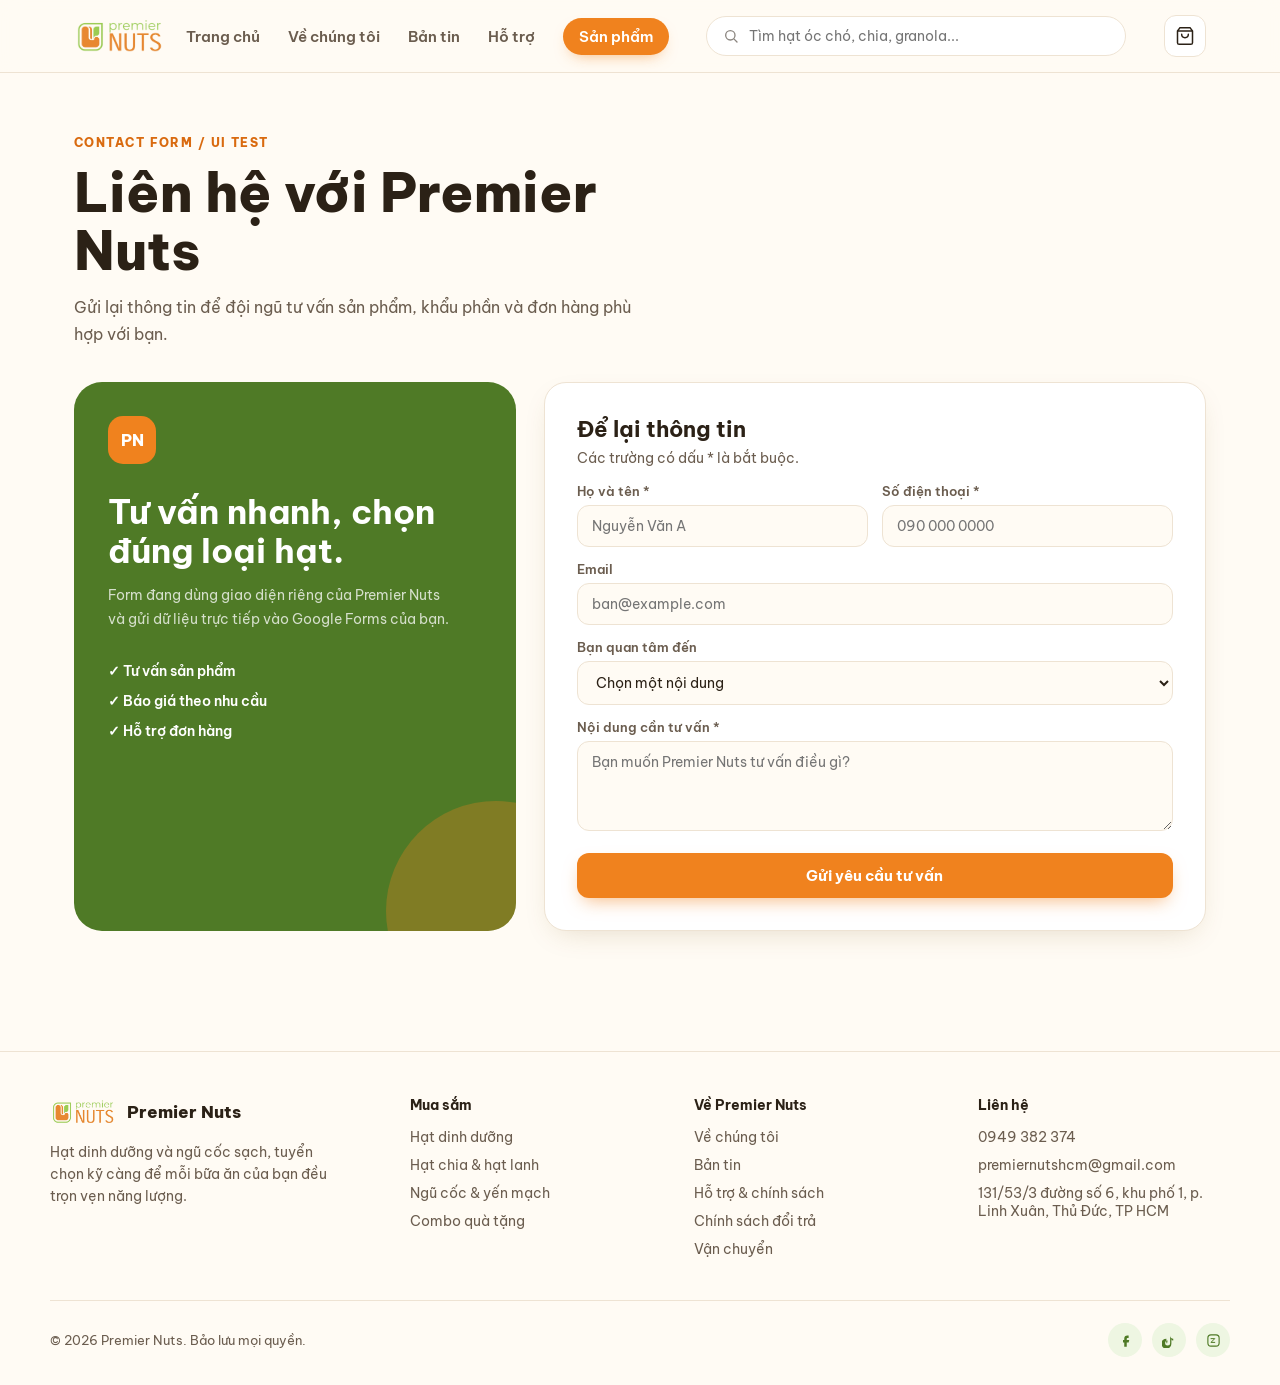
<file: pages/contact-form-test.html>
<!DOCTYPE html>
<html lang="vi">
<head>
<meta charset="UTF-8">
<meta name="viewport" content="width=device-width, initial-scale=1.0, maximum-scale=1.0, user-scalable=no">
<title>Liên hệ & Đặt hàng | Premier Nuts</title>
<link rel="preconnect" href="https://fonts.googleapis.com">
<link rel="preconnect" href="https://fonts.gstatic.com" crossorigin>
<link href="https://fonts.googleapis.com/css2?family=Be+Vietnam+Pro:wght@400;500;600;700;800&display=swap" rel="stylesheet">
<link rel="stylesheet" href="../shared/styles.css">
<meta name="mobile-web-app-capable" content="yes">
<meta name="apple-mobile-web-app-capable" content="yes">
<meta name="apple-mobile-web-app-status-bar-style" content="default">
<meta name="apple-mobile-web-app-title" content="Premier Nuts">
<meta name="theme-color" content="#FFFBF4">
<link rel="apple-touch-icon" href="../assets/images/apple-touch-icon.png">

<link rel="preload" as="image" href="../assets/images/premier-nuts-logo-2.png" fetchpriority="high">
<link rel="icon" href="../assets/images/app-icon-192.png" type="image/png">

<link rel="manifest" href="../manifest.json">
</head>
<body>
<!-- Full-Page App Loading Screen -->
<div id="page-loader" aria-hidden="true">
  <div class="loader-box">
    <div class="loader-logo-wrap">
      <img src="../assets/images/premier-nuts-logo-2.png" alt="Premier Nuts" class="loader-logo" width="150" height="72">
    </div>
    <div class="loader-bar-track">
      <div class="loader-bar-fill" id="loader-bar-fill"></div>
    </div>
    <div class="loader-pct" id="loader-pct">0%</div>
    <p class="loader-text">Hạt sạch • Năng lượng lành</p>
  </div>
</div>
<div id="site-header"></div>

<main class="form-test-page">
  <section class="form-test-hero">
    <span class="detail-kicker">CONTACT FORM / UI TEST</span>
    <h1>Liên hệ với Premier Nuts</h1>
    <p>Gửi lại thông tin để đội ngũ tư vấn sản phẩm, khẩu phần và đơn hàng phù hợp với bạn.</p>
  </section>

  <section class="form-test-layout">
    <div class="form-test-aside">
      <div class="form-test-mark">PN</div>
      <h2>Tư vấn nhanh, chọn đúng loại hạt.</h2>
      <p>Form đang dùng giao diện riêng của Premier Nuts và gửi dữ liệu trực tiếp vào Google Forms của bạn.</p>
      <div class="form-test-points">
        <span>✓ Tư vấn sản phẩm</span>
        <span>✓ Báo giá theo nhu cầu</span>
        <span>✓ Hỗ trợ đơn hàng</span>
      </div>
    </div>

    <form class="contact-form form-test-card" id="contact-test-form" action="https://docs.google.com/forms/d/e/1FAIpQLSd05NUZbZYOuK_61OckjbI09UC1w62K1JeIvrqtLnpAMiOadA/formResponse" method="post" target="google-form-submit-frame" accept-charset="UTF-8">
      <div>
        <h2>Để lại thông tin</h2>
        <p class="contact-direct-note">Các trường có dấu * là bắt buộc.</p>
      </div>
      <div class="form-row two">
        <div>
          <label for="contact-name">Họ và tên *</label>
          <input id="contact-name" name="entry.889146620" type="text" placeholder="Nguyễn Văn A" required>
        </div>
        <div>
          <label for="contact-phone">Số điện thoại *</label>
          <input id="contact-phone" name="entry.269090822" type="tel" placeholder="090 000 0000" required>
        </div>
      </div>
      <div>
        <label for="contact-email">Email</label>
        <input id="contact-email" name="entry.1547133991" type="email" placeholder="ban@example.com">
      </div>
      <div>
        <label for="contact-topic">Bạn quan tâm đến</label>
        <select id="contact-topic" name="entry.1076797503">
          <option value="">Chọn một nội dung</option>
          <option>Hạt dinh dưỡng</option>
          <option>Hạt chia và hạt lanh</option>
          <option>Ngũ cốc và granola</option>
          <option>Đặt số lượng lớn</option>
          <option>Hỗ trợ đơn hàng</option>
        </select>
      </div>
      <div>
        <label for="contact-message">Nội dung cần tư vấn *</label>
        <textarea id="contact-message" name="entry.441289307" placeholder="Bạn muốn Premier Nuts tư vấn điều gì?" required></textarea>
      </div>
      <button class="cta-btn" type="submit">Gửi yêu cầu tư vấn</button>
      <p id="contact-test-status" class="form-test-status" role="status" aria-live="polite"></p>
    </form>
  </section>
</main>

<iframe class="form-test-frame" name="google-form-submit-frame" title="Google Form submission" aria-hidden="true"></iframe>

<div id="site-footer"></div>
<div id="site-bottom-nav"></div>

<script src="../shared/site-shell.js" defer></script>
<script src="../features/contact/contact-form-test.js" defer></script>
</body>
</html>
</file>
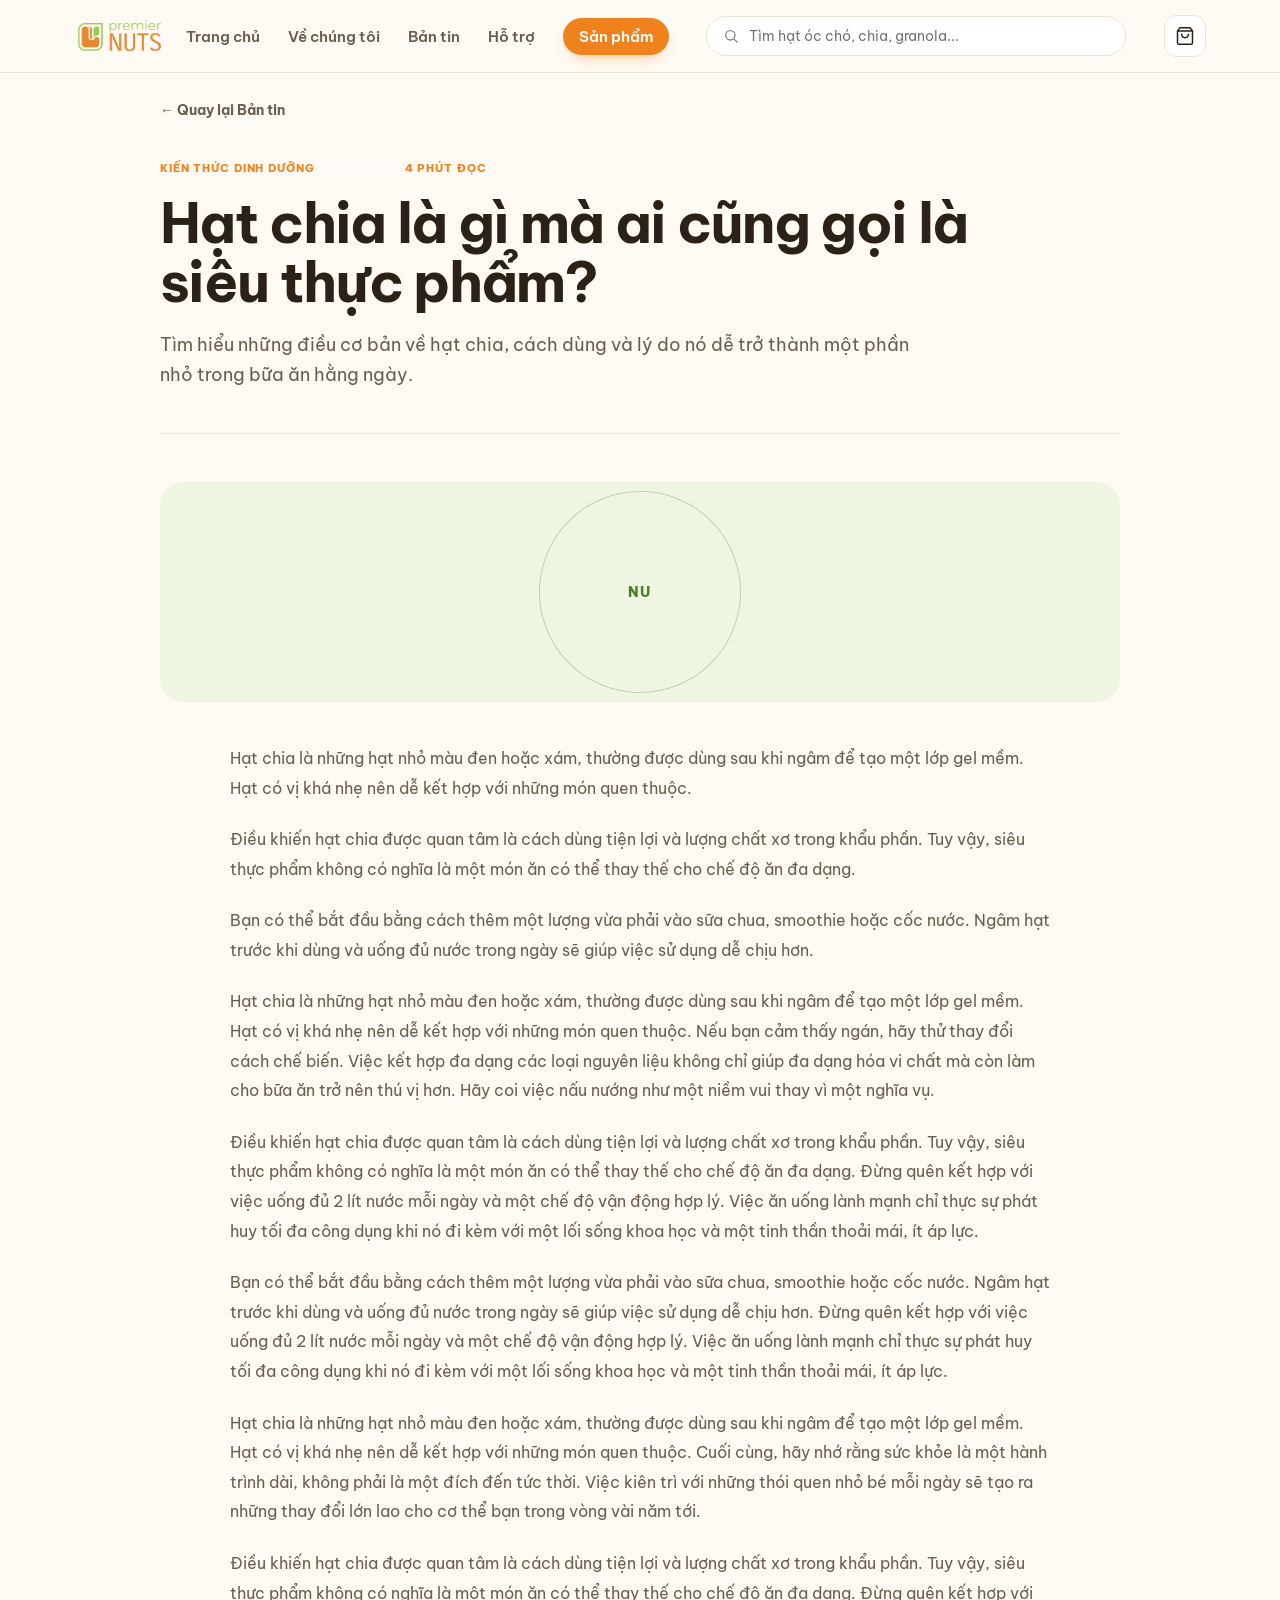
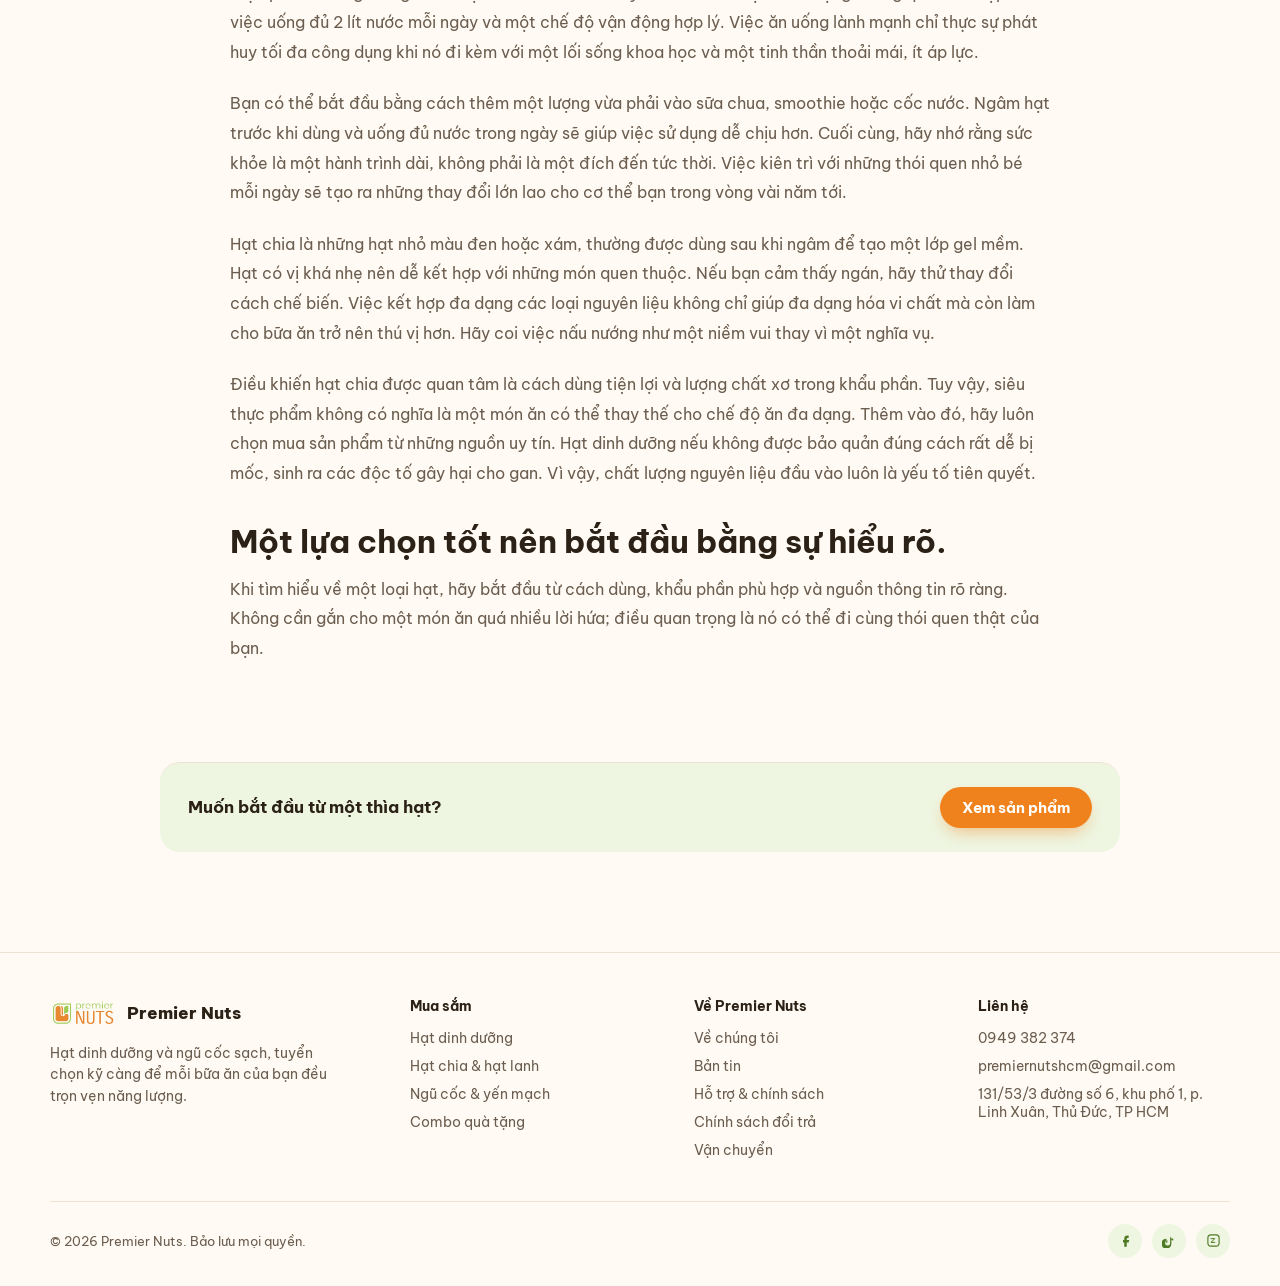
<file: pages/news-detail.html>
<!DOCTYPE html>
<html lang="vi">
<head>
<meta charset="UTF-8">
<meta name="viewport" content="width=device-width, initial-scale=1.0, maximum-scale=1.0, user-scalable=no">
<title>Chi tiết bài viết | Premier Nuts</title>
<link rel="preconnect" href="https://fonts.googleapis.com">
<link rel="preconnect" href="https://fonts.gstatic.com" crossorigin>
<link href="https://fonts.googleapis.com/css2?family=Be+Vietnam+Pro:wght@400;500;600;700;800&display=swap" rel="stylesheet">
<link rel="stylesheet" href="../shared/styles.css">
<link rel="stylesheet" href="../shared/news.css">
<meta name="mobile-web-app-capable" content="yes">
<meta name="apple-mobile-web-app-capable" content="yes">
<meta name="apple-mobile-web-app-status-bar-style" content="default">
<meta name="apple-mobile-web-app-title" content="Premier Nuts">
<meta name="theme-color" content="#FFFBF4">
<link rel="apple-touch-icon" href="../assets/images/apple-touch-icon.png">

<link rel="preload" as="image" href="../assets/images/premier-nuts-logo-2.png" fetchpriority="high">
<link rel="icon" href="../assets/images/app-icon-192.png" type="image/png">

<link rel="manifest" href="../manifest.json">
</head>
<body>
<!-- Full-Page App Loading Screen -->
<div id="page-loader" aria-hidden="true">
  <div class="loader-box">
    <div class="loader-logo-wrap">
      <img src="../assets/images/premier-nuts-logo-2.png" alt="Premier Nuts" class="loader-logo" width="150" height="72">
    </div>
    <div class="loader-bar-track">
      <div class="loader-bar-fill" id="loader-bar-fill"></div>
    </div>
    <div class="loader-pct" id="loader-pct">0%</div>
    <p class="loader-text">Hạt sạch • Năng lượng lành</p>
  </div>
</div>
<div id="site-header"></div>
<main class="news-detail-page" id="news-detail" aria-live="polite"></main>
<div id="site-footer"></div>
<div id="site-bottom-nav"></div>
<script src="../shared/site-shell.js" defer></script>
<script src="../features/news/news-detail.js" defer></script>
</body>
</html>
</file>
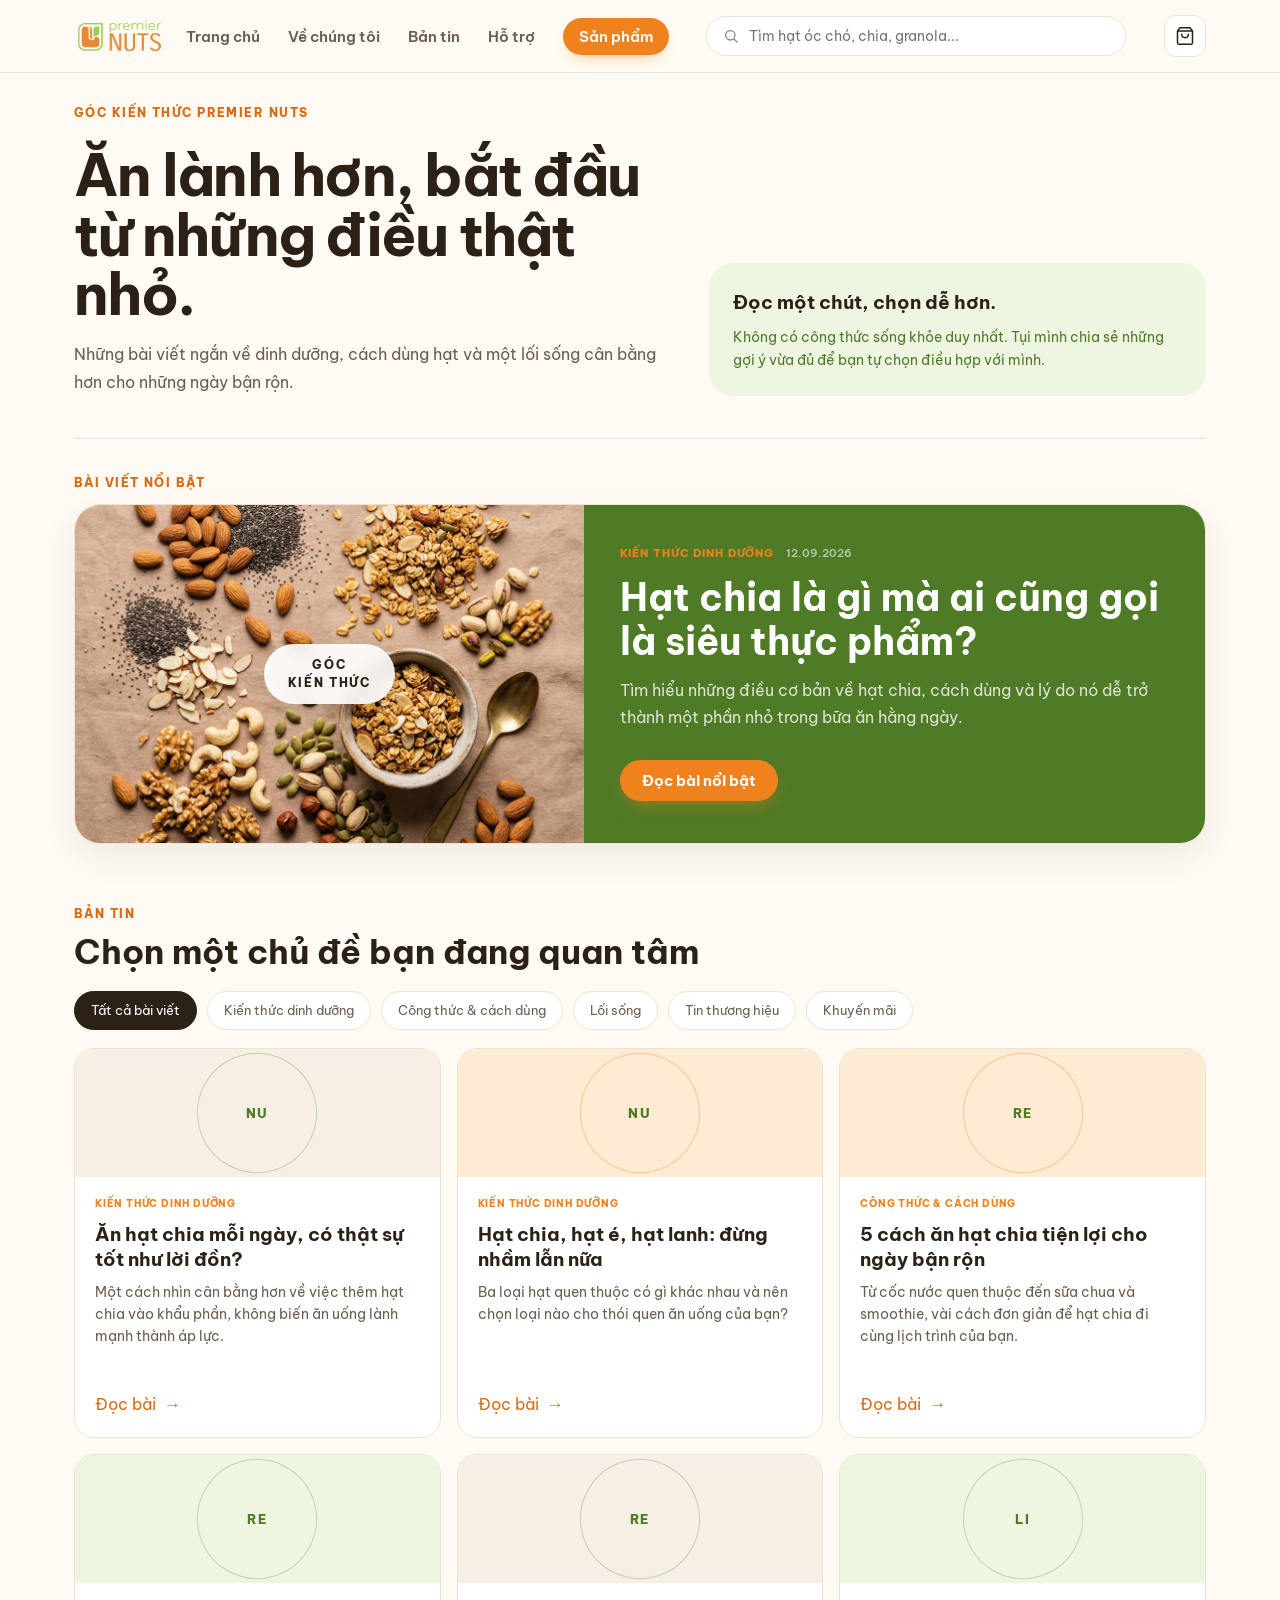
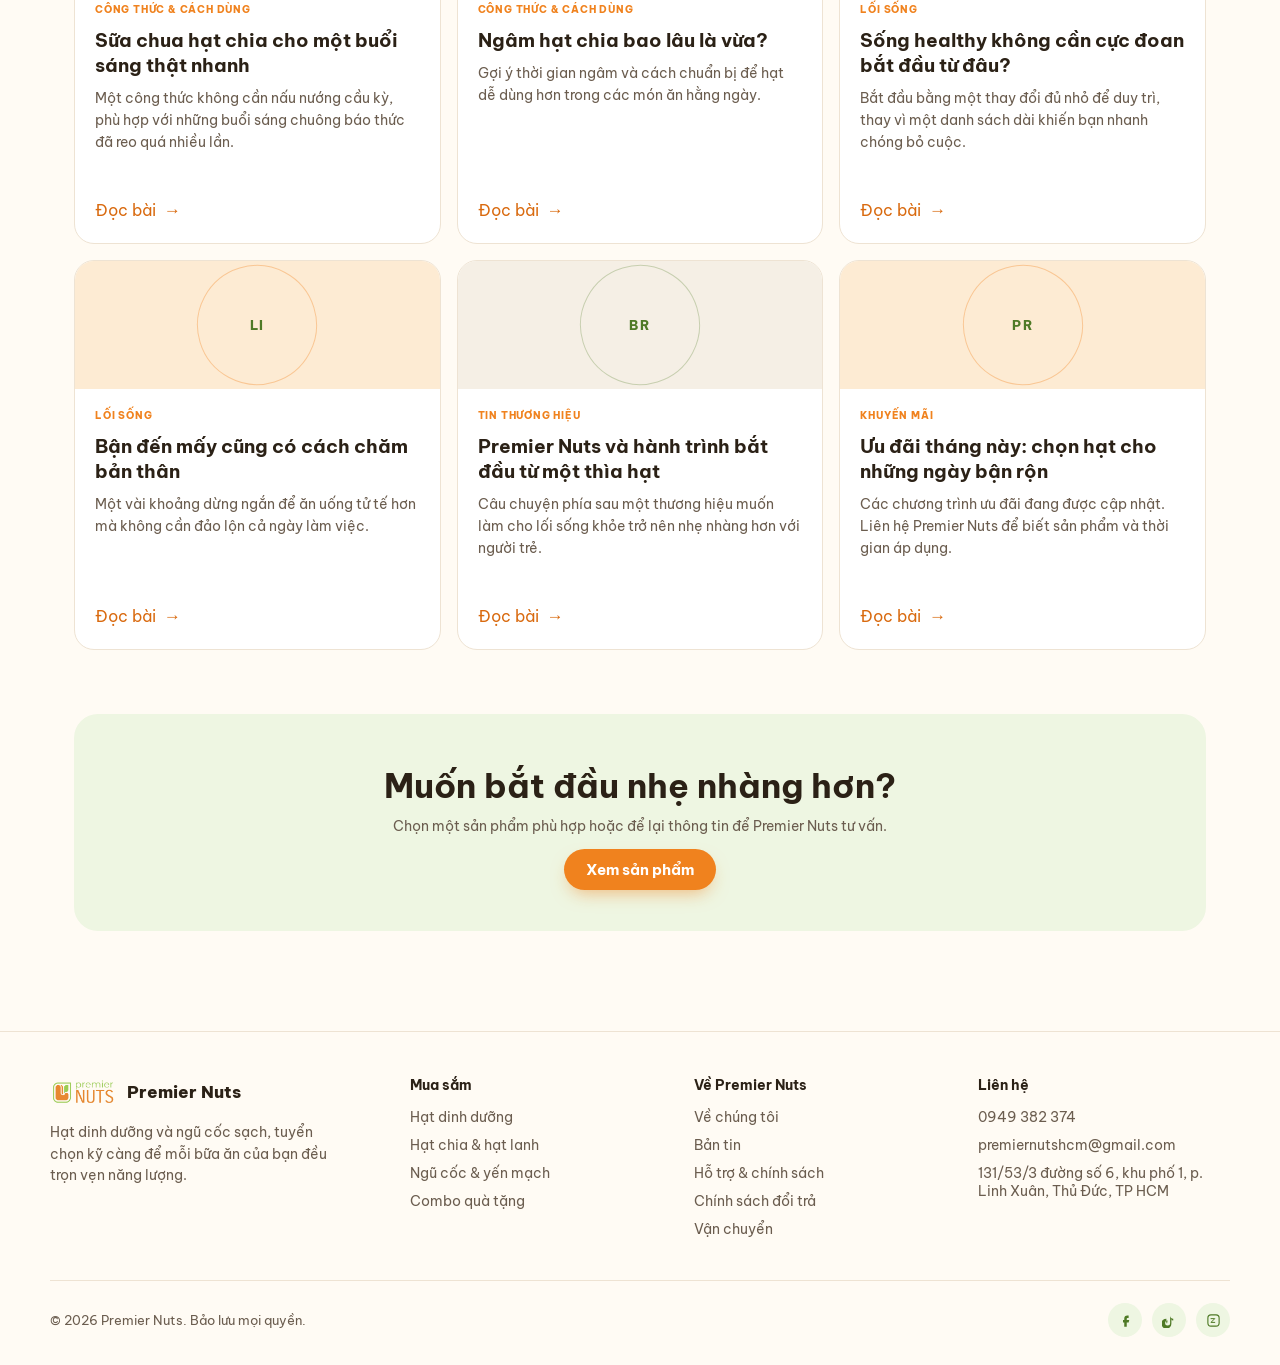
<file: pages/news.html>
<!DOCTYPE html>
<html lang="vi">
<head>
<meta charset="UTF-8">
<meta name="viewport" content="width=device-width, initial-scale=1.0, maximum-scale=1.0, user-scalable=no">
<title>Bản tin | Premier Nuts</title>
<link rel="preconnect" href="https://fonts.googleapis.com">
<link rel="preconnect" href="https://fonts.gstatic.com" crossorigin>
<link href="https://fonts.googleapis.com/css2?family=Be+Vietnam+Pro:wght@400;500;600;700;800&display=swap" rel="stylesheet">
<link rel="stylesheet" href="../shared/styles.css">
<link rel="stylesheet" href="../shared/news.css">
<meta name="mobile-web-app-capable" content="yes">
<meta name="apple-mobile-web-app-capable" content="yes">
<meta name="apple-mobile-web-app-status-bar-style" content="default">
<meta name="apple-mobile-web-app-title" content="Premier Nuts">
<meta name="theme-color" content="#FFFBF4">
<link rel="apple-touch-icon" href="../assets/images/apple-touch-icon.png">

<link rel="preload" as="image" href="../assets/images/premier-nuts-logo-2.png" fetchpriority="high">
<link rel="icon" href="../assets/images/app-icon-192.png" type="image/png">

<link rel="manifest" href="../manifest.json">
</head>
<body>
<!-- Full-Page App Loading Screen -->
<div id="page-loader" aria-hidden="true">
  <div class="loader-box">
    <div class="loader-logo-wrap">
      <img src="../assets/images/premier-nuts-logo-2.png" alt="Premier Nuts" class="loader-logo" width="150" height="72">
    </div>
    <div class="loader-bar-track">
      <div class="loader-bar-fill" id="loader-bar-fill"></div>
    </div>
    <div class="loader-pct" id="loader-pct">0%</div>
    <p class="loader-text">Hạt sạch • Năng lượng lành</p>
  </div>
</div>
<div id="site-header"></div>

<main class="news-page">
  <section class="news-hero">
    <div>
      <span class="detail-kicker">GÓC KIẾN THỨC PREMIER NUTS</span>
      <h1>Ăn lành hơn, bắt đầu từ những điều thật nhỏ.</h1>
      <p>Những bài viết ngắn về dinh dưỡng, cách dùng hạt và một lối sống cân bằng hơn cho những ngày bận rộn.</p>
    </div>
    <aside class="news-hero-note">
      <strong>Đọc một chút, chọn dễ hơn.</strong>
      Không có công thức sống khỏe duy nhất. Tụi mình chia sẻ những gợi ý vừa đủ để bạn tự chọn điều hợp với mình.
    </aside>
  </section>

  <section class="news-featured" aria-labelledby="featured-title">
    <div class="section-eyebrow" id="featured-title">BÀI VIẾT NỔI BẬT</div>
    <div id="news-featured"></div>
  </section>

  <section aria-labelledby="news-list-title">
    <div class="news-section-head">
      <div>
        <span class="detail-kicker">BẢN TIN</span>
        <h2 id="news-list-title">Chọn một chủ đề bạn đang quan tâm</h2>
      </div>
    </div>
    <div class="news-filters" aria-label="Lọc bài viết">
      <button class="news-filter active" type="button" data-news-category="all">Tất cả bài viết</button>
      <button class="news-filter" type="button" data-news-category="nutrition">Kiến thức dinh dưỡng</button>
      <button class="news-filter" type="button" data-news-category="recipe">Công thức &amp; cách dùng</button>
      <button class="news-filter" type="button" data-news-category="lifestyle">Lối sống</button>
      <button class="news-filter" type="button" data-news-category="brand">Tin thương hiệu</button>
      <button class="news-filter" type="button" data-news-category="promotion">Khuyến mãi</button>
    </div>
    <div class="news-grid" id="news-list" aria-live="polite"></div>
  </section>

  <section class="news-next-step">
    <h2>Muốn bắt đầu nhẹ nhàng hơn?</h2>
    <p>Chọn một sản phẩm phù hợp hoặc để lại thông tin để Premier Nuts tư vấn.</p>
    <a class="cta-btn" href="products.html">Xem sản phẩm</a>
  </section>
</main>

<div id="site-footer"></div>
<div id="site-bottom-nav"></div>

<script src="../shared/site-shell.js" defer></script>
<script src="../features/news/news.js" defer></script>
</body>
</html>
</file>
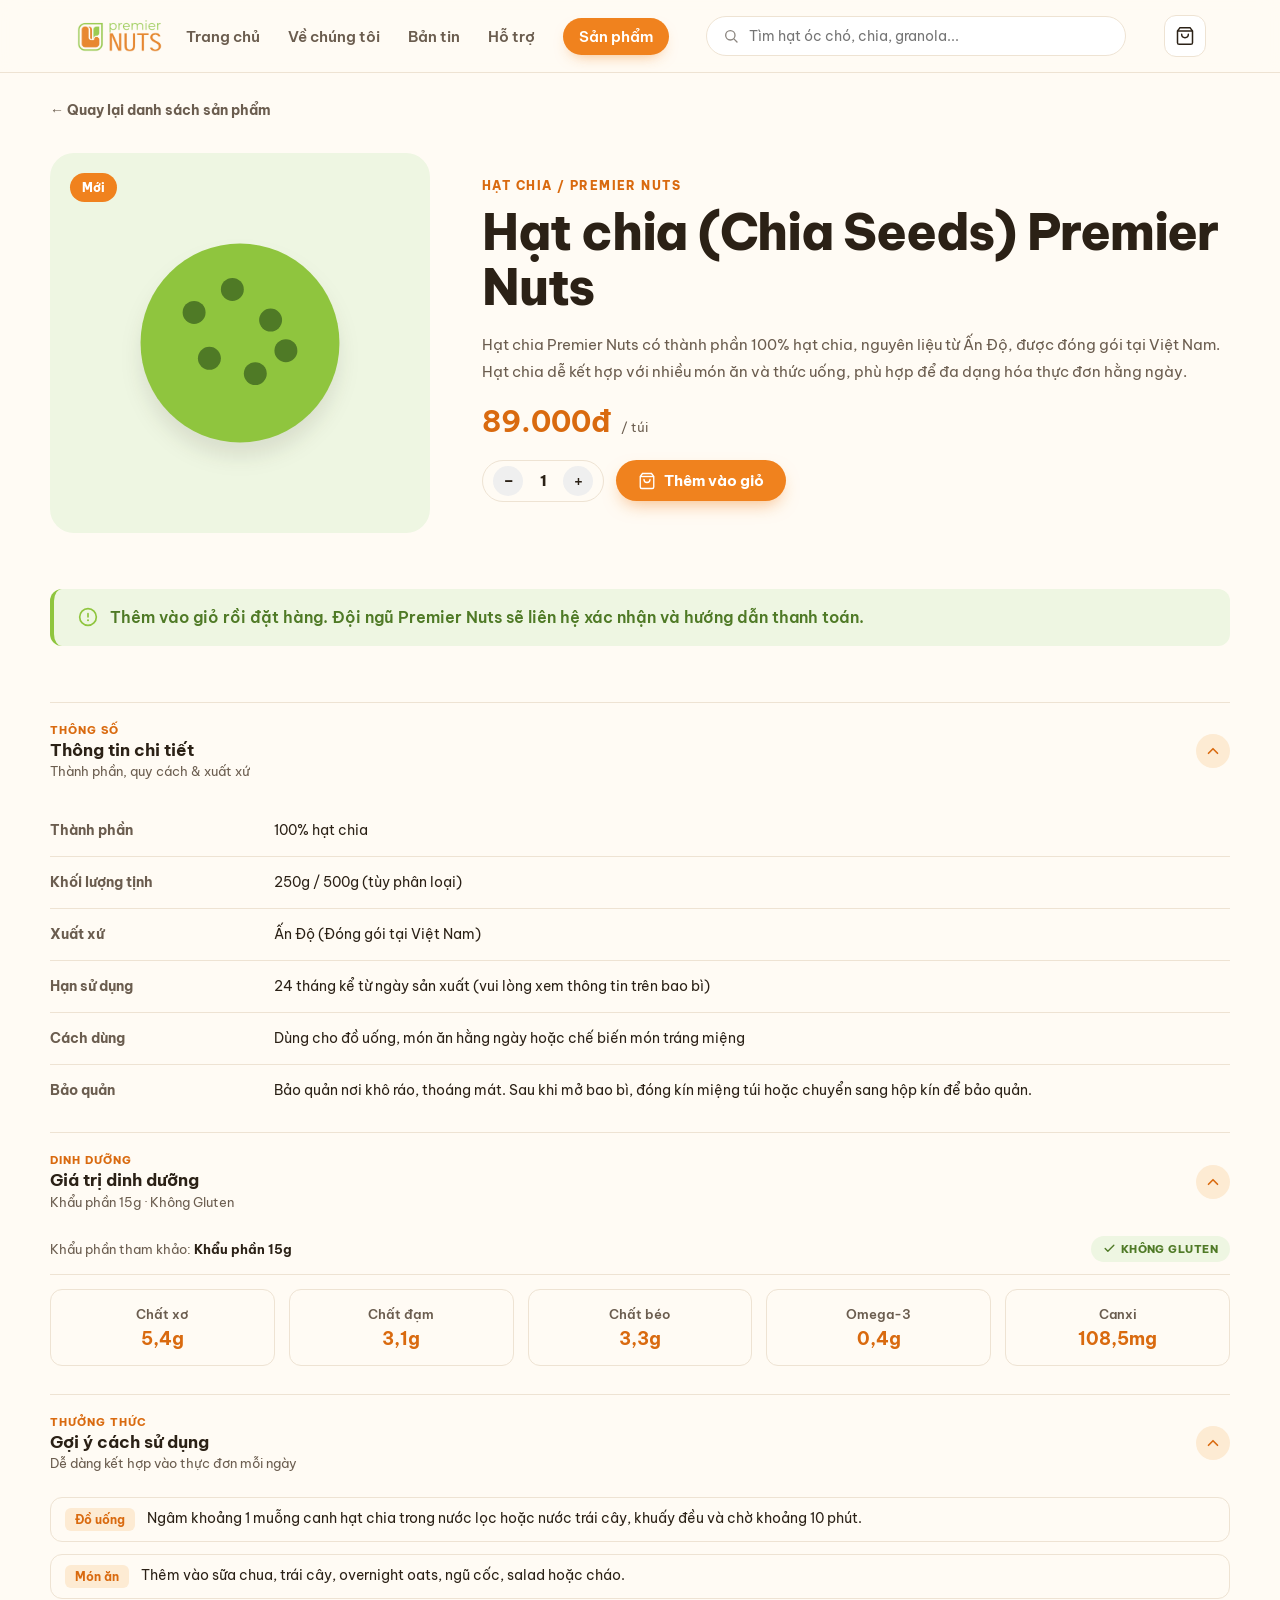
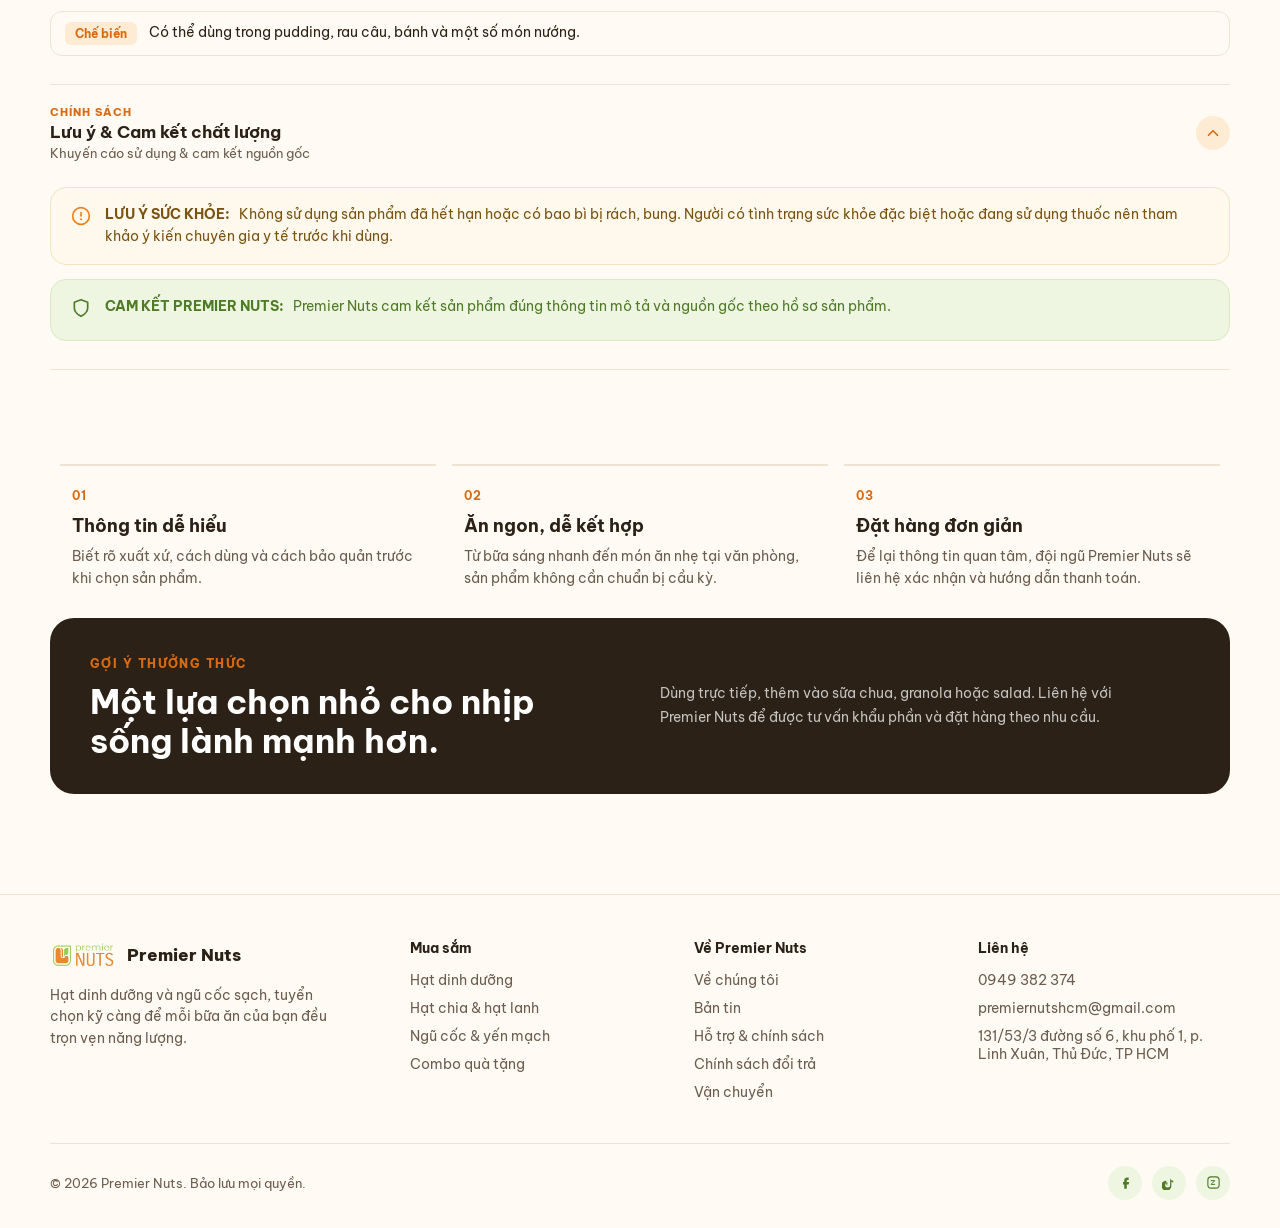
<file: pages/product-detail.html>
<!DOCTYPE html>
<html lang="vi">
<head>
<meta charset="UTF-8">
<meta name="viewport" content="width=device-width, initial-scale=1.0, maximum-scale=1.0, user-scalable=no">
<title>Chi tiết sản phẩm | Premier Nuts</title>
<link rel="preconnect" href="https://fonts.googleapis.com">
<link rel="preconnect" href="https://fonts.gstatic.com" crossorigin>
<link href="https://fonts.googleapis.com/css2?family=Be+Vietnam+Pro:wght@400;500;600;700;800&display=swap" rel="stylesheet">
<link rel="stylesheet" href="../shared/styles.css">
<meta name="mobile-web-app-capable" content="yes">
<meta name="apple-mobile-web-app-capable" content="yes">
<meta name="apple-mobile-web-app-status-bar-style" content="default">
<meta name="apple-mobile-web-app-title" content="Premier Nuts">
<meta name="theme-color" content="#FFFBF4">
<link rel="apple-touch-icon" href="../assets/images/apple-touch-icon.png">

<link rel="preload" as="image" href="../assets/images/premier-nuts-logo-2.png" fetchpriority="high">
<link rel="icon" href="../assets/images/app-icon-192.png" type="image/png">

<link rel="manifest" href="../manifest.json">
</head>
<body>
<!-- Full-Page App Loading Screen -->
<div id="page-loader" aria-hidden="true">
  <div class="loader-box">
    <div class="loader-logo-wrap">
      <img src="../assets/images/premier-nuts-logo-2.png" alt="Premier Nuts" class="loader-logo" width="150" height="72">
    </div>
    <div class="loader-bar-track">
      <div class="loader-bar-fill" id="loader-bar-fill"></div>
    </div>
    <div class="loader-pct" id="loader-pct">0%</div>
    <p class="loader-text">Hạt sạch • Năng lượng lành</p>
  </div>
</div>
<div id="site-header"></div>
<main id="product-detail" class="detail-page" aria-live="polite"></main>
<div id="site-footer"></div>
<div id="site-bottom-nav"></div>

<script src="../shared/site-shell.js" defer></script>
<script src="../features/product-detail/product-detail.js" type="module" defer></script>
</body>
</html>
</file>
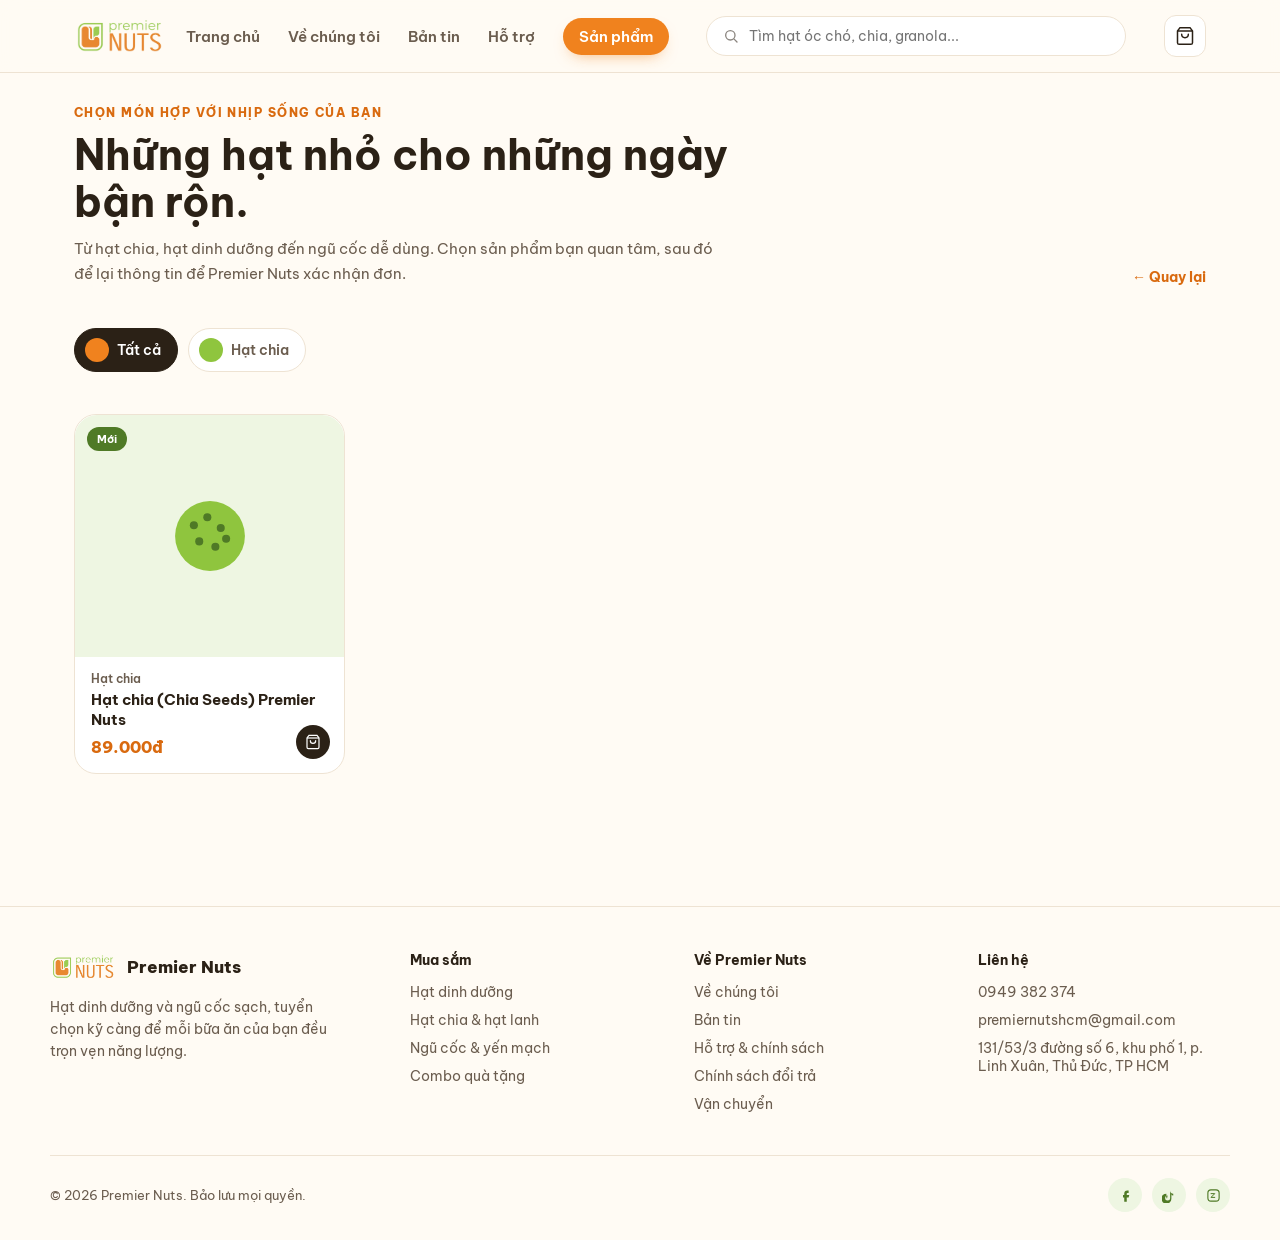
<file: pages/products.html>
<!DOCTYPE html>
<html lang="vi">
<head>
<meta charset="UTF-8">
<meta name="viewport" content="width=device-width, initial-scale=1.0, maximum-scale=1.0, user-scalable=no">
<title>Sản phẩm | Premier Nuts</title>
<link rel="preconnect" href="https://fonts.googleapis.com">
<link rel="preconnect" href="https://fonts.gstatic.com" crossorigin>
<link href="https://fonts.googleapis.com/css2?family=Be+Vietnam+Pro:wght@400;500;600;700;800&display=swap" rel="stylesheet">
<link rel="stylesheet" href="../shared/styles.css">
<meta name="mobile-web-app-capable" content="yes">
<meta name="apple-mobile-web-app-capable" content="yes">
<meta name="apple-mobile-web-app-status-bar-style" content="default">
<meta name="apple-mobile-web-app-title" content="Premier Nuts">
<meta name="theme-color" content="#FFFBF4">
<link rel="apple-touch-icon" href="../assets/images/apple-touch-icon.png">

<link rel="preload" as="image" href="../assets/images/premier-nuts-logo-2.png" fetchpriority="high">
<link rel="icon" href="../assets/images/app-icon-192.png" type="image/png">

<link rel="manifest" href="../manifest.json">
</head>
<body>
<!-- Full-Page App Loading Screen -->
<div id="page-loader" aria-hidden="true">
  <div class="loader-box">
    <div class="loader-logo-wrap">
      <img src="../assets/images/premier-nuts-logo-2.png" alt="Premier Nuts" class="loader-logo" width="150" height="72">
    </div>
    <div class="loader-bar-track">
      <div class="loader-bar-fill" id="loader-bar-fill"></div>
    </div>
    <div class="loader-pct" id="loader-pct">0%</div>
    <p class="loader-text">Hạt sạch • Năng lượng lành</p>
  </div>
</div>
<div id="site-header"></div>

<main class="catalog-page">
  <section class="sec catalog-wrap">
    <div class="sec-head catalog-head">
      <div>
        <span class="detail-kicker">CHỌN MÓN HỢP VỚI NHỊP SỐNG CỦA BẠN</span>
        <h1 class="catalog-title">Những hạt nhỏ cho những ngày bận rộn.</h1>
        <p class="catalog-lead">Từ hạt chia, hạt dinh dưỡng đến ngũ cốc dễ dùng. Chọn sản phẩm bạn quan tâm, sau đó để lại thông tin để Premier Nuts xác nhận đơn.</p>
      </div>
      <a href="../index.html" class="see-all">← Quay lại</a>
    </div>
    <div class="cat-strip" aria-label="Lọc theo danh mục">
      <button class="cat-chip active" type="button" data-category="all"><span class="swatch" style="background:var(--orange)"></span>Tất cả</button>
      <button class="cat-chip" type="button" data-category="Hạt chia"><span class="swatch" style="background:var(--green)"></span>Hạt chia</button>
    </div>
    <div class="product-grid product-grid-full" id="product-list" aria-live="polite"></div>
  </section>
</main>
<div id="site-footer"></div>
<div id="site-bottom-nav"></div>

<script src="../shared/site-shell.js" defer></script>
<script src="../features/catalog/catalog.js" type="module" defer></script>
</body>
</html>
</file>
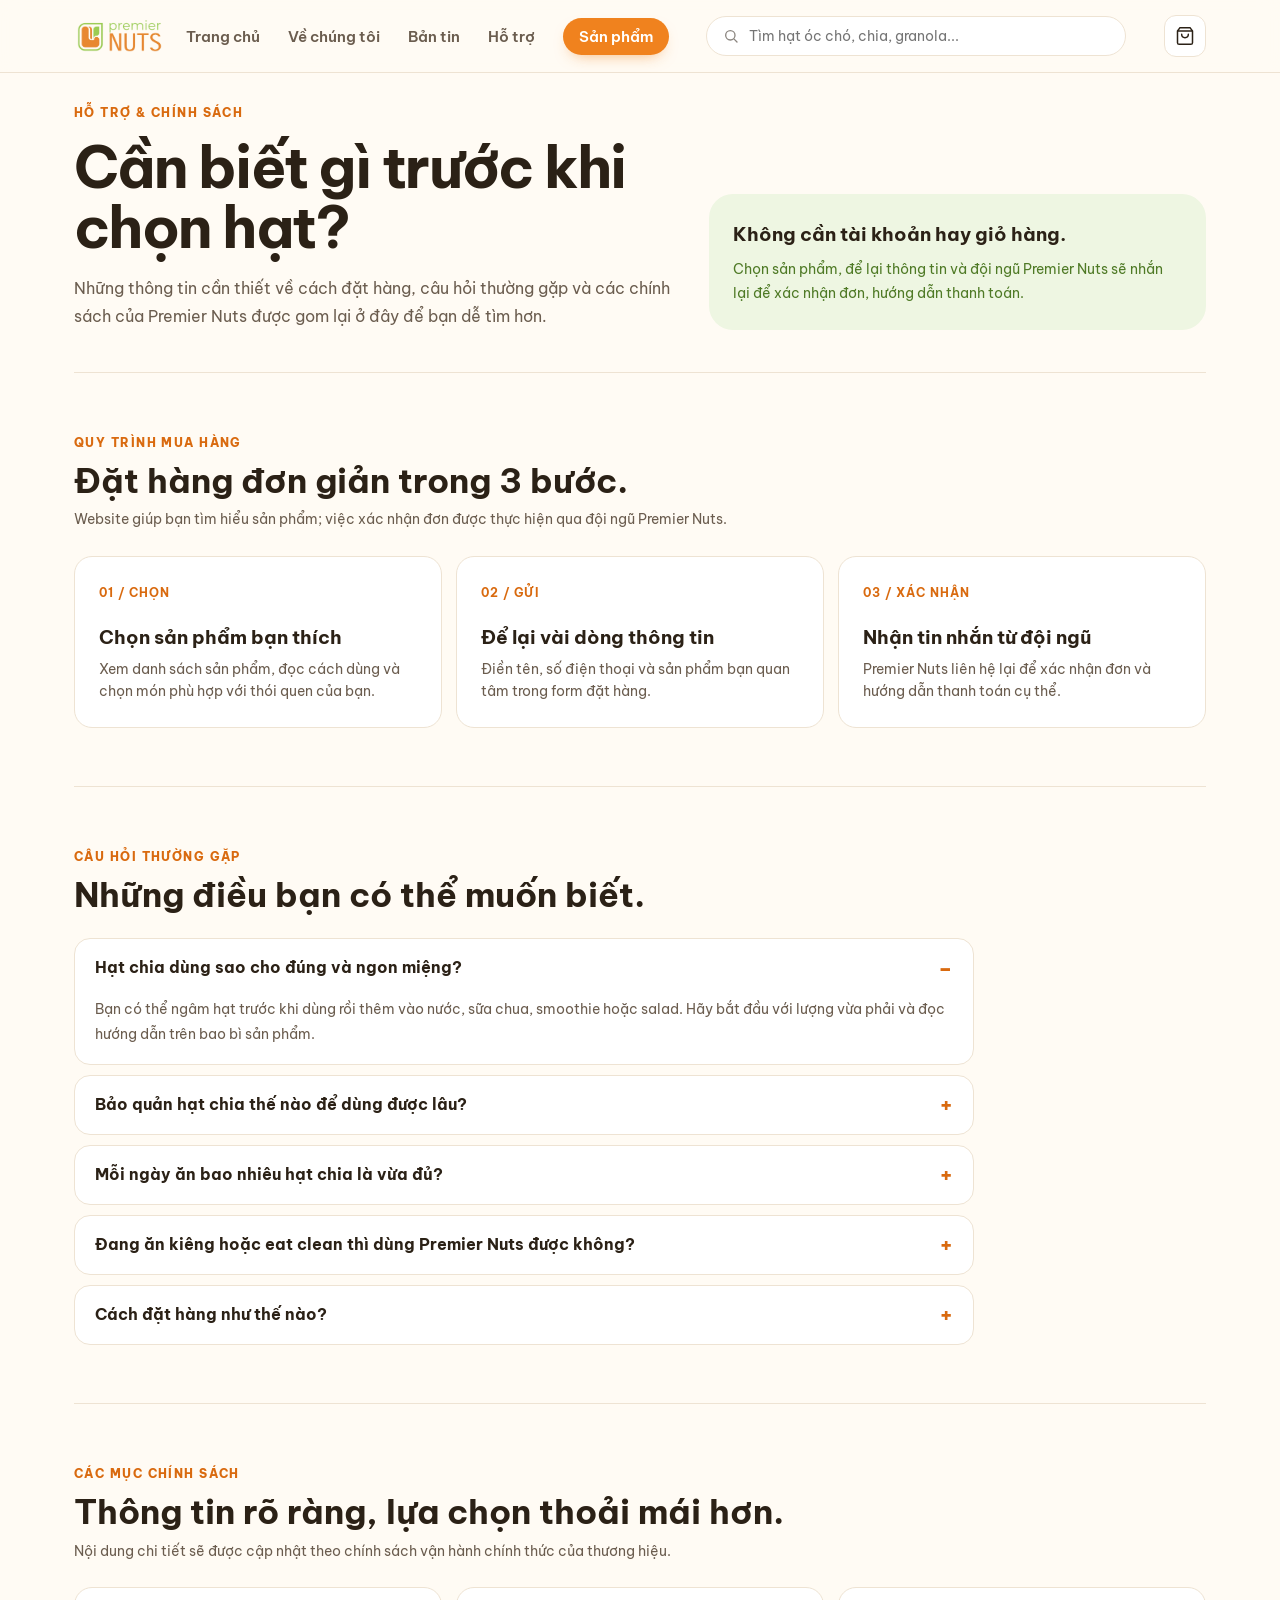
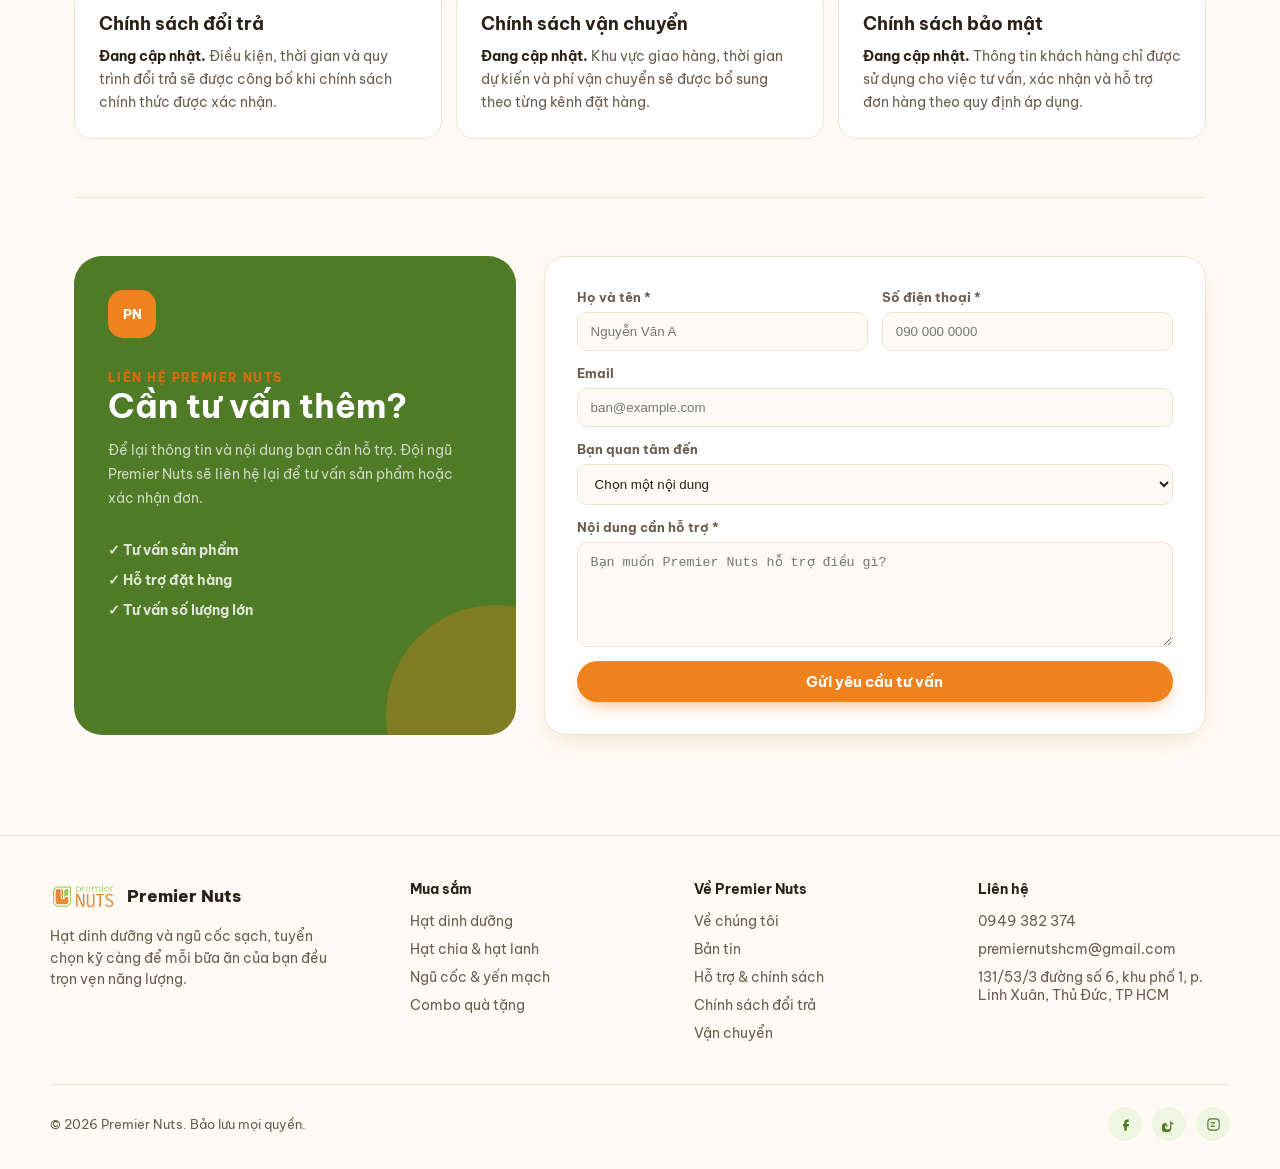
<file: pages/support.html>
<!DOCTYPE html>
<html lang="vi">

<head>
  <meta charset="UTF-8">
  <meta name="viewport" content="width=device-width, initial-scale=1.0, maximum-scale=1.0, user-scalable=no">
  <title>Hỗ trợ &amp; chính sách | Premier Nuts</title>
  <link rel="preconnect" href="https://fonts.googleapis.com">
  <link rel="preconnect" href="https://fonts.gstatic.com" crossorigin>
  <link href="https://fonts.googleapis.com/css2?family=Be+Vietnam+Pro:wght@400;500;600;700;800&display=swap"
    rel="stylesheet">
  <link rel="stylesheet" href="../shared/styles.css">
  <link rel="stylesheet" href="../shared/support.css">
<meta name="mobile-web-app-capable" content="yes">
<meta name="apple-mobile-web-app-capable" content="yes">
<meta name="apple-mobile-web-app-status-bar-style" content="default">
<meta name="apple-mobile-web-app-title" content="Premier Nuts">
<meta name="theme-color" content="#FFFBF4">
<link rel="apple-touch-icon" href="../assets/images/apple-touch-icon.png">

<link rel="preload" as="image" href="../assets/images/premier-nuts-logo-2.png" fetchpriority="high">
<link rel="icon" href="../assets/images/app-icon-192.png" type="image/png">

<link rel="manifest" href="../manifest.json">
</head>

<body>
<!-- Full-Page App Loading Screen -->
<div id="page-loader" aria-hidden="true">
  <div class="loader-box">
    <div class="loader-logo-wrap">
      <img src="../assets/images/premier-nuts-logo-2.png" alt="Premier Nuts" class="loader-logo" width="150" height="72">
    </div>
    <div class="loader-bar-track">
      <div class="loader-bar-fill" id="loader-bar-fill"></div>
    </div>
    <div class="loader-pct" id="loader-pct">0%</div>
    <p class="loader-text">Hạt sạch • Năng lượng lành</p>
  </div>
</div>
  <div id="site-header"></div>

  <main class="support-page">
    <section class="support-hero">
      <div>
        <span class="detail-kicker">HỖ TRỢ &amp; CHÍNH SÁCH</span>
        <h1>Cần biết gì trước khi chọn hạt?</h1>
        <p>Những thông tin cần thiết về cách đặt hàng, câu hỏi thường gặp và các chính sách của Premier Nuts được gom
          lại ở đây để bạn dễ tìm hơn.</p>
      </div>
      <aside class="support-hero-note">
        <strong>Không cần tài khoản hay giỏ hàng.</strong>
        Chọn sản phẩm, để lại thông tin và đội ngũ Premier Nuts sẽ nhắn lại để xác nhận đơn, hướng dẫn thanh toán.
      </aside>
    </section>

    <section class="support-section" id="quy-trinh">
      <div class="support-section-head">
        <span class="detail-kicker">QUY TRÌNH MUA HÀNG</span>
        <h2>Đặt hàng đơn giản trong 3 bước.</h2>
        <p>Website giúp bạn tìm hiểu sản phẩm; việc xác nhận đơn được thực hiện qua đội ngũ Premier Nuts.</p>
      </div>
      <div class="support-steps">
        <article class="support-step"><b>01 / CHỌN</b>
          <h3>Chọn sản phẩm bạn thích</h3>
          <p>Xem danh sách sản phẩm, đọc cách dùng và chọn món phù hợp với thói quen của bạn.</p>
        </article>
        <article class="support-step"><b>02 / GỬI</b>
          <h3>Để lại vài dòng thông tin</h3>
          <p>Điền tên, số điện thoại và sản phẩm bạn quan tâm trong form đặt hàng.</p>
        </article>
        <article class="support-step"><b>03 / XÁC NHẬN</b>
          <h3>Nhận tin nhắn từ đội ngũ</h3>
          <p>Premier Nuts liên hệ lại để xác nhận đơn và hướng dẫn thanh toán cụ thể.</p>
        </article>
      </div>
    </section>

    <section class="support-section" id="faq">
      <div class="support-section-head">
        <span class="detail-kicker">CÂU HỎI THƯỜNG GẶP</span>
        <h2>Những điều bạn có thể muốn biết.</h2>
      </div>
      <div class="support-faq">
        <details open>
          <summary>Hạt chia dùng sao cho đúng và ngon miệng?</summary>
          <p>Bạn có thể ngâm hạt trước khi dùng rồi thêm vào nước, sữa chua, smoothie hoặc salad. Hãy bắt đầu với lượng
            vừa phải và đọc hướng dẫn trên bao bì sản phẩm.</p>
        </details>
        <details>
          <summary>Bảo quản hạt chia thế nào để dùng được lâu?</summary>
          <p>Đậy kín sau mỗi lần sử dụng, để nơi khô mát và tránh ánh nắng trực tiếp. Với từng sản phẩm, hãy ưu tiên
            thông tin bảo quản được ghi trên bao bì.</p>
        </details>
        <details>
          <summary>Mỗi ngày ăn bao nhiêu hạt chia là vừa đủ?</summary>
          <p>Nhu cầu có thể khác nhau tùy khẩu phần và cơ địa. Bạn nên bắt đầu từ lượng nhỏ, dùng đủ nước và tham khảo
            chuyên gia nếu đang có yêu cầu dinh dưỡng đặc biệt.</p>
        </details>
        <details>
          <summary>Đang ăn kiêng hoặc eat clean thì dùng Premier Nuts được không?</summary>
          <p>Premier Nuts có nhiều sản phẩm và cách dùng khác nhau. Hãy xem kỹ thành phần, thông tin sản phẩm và chọn
            loại phù hợp với mục tiêu ăn uống của bạn.</p>
        </details>
        <details>
          <summary>Cách đặt hàng như thế nào?</summary>
          <p>Chọn sản phẩm, điền form đặt hàng với tên, số điện thoại và sản phẩm quan tâm. Đội ngũ Premier Nuts sẽ liên
            hệ để xác nhận đơn và hướng dẫn thanh toán.</p>
        </details>
      </div>
    </section>

    <section class="support-section" id="chinh-sach">
      <div class="support-section-head">
        <span class="detail-kicker">CÁC MỤC CHÍNH SÁCH</span>
        <h2>Thông tin rõ ràng, lựa chọn thoải mái hơn.</h2>
        <p>Nội dung chi tiết sẽ được cập nhật theo chính sách vận hành chính thức của thương hiệu.</p>
      </div>
      <div class="support-policy-grid">
        <article class="support-policy">
          <h3>Chính sách đổi trả</h3>
          <p><strong>Đang cập nhật.</strong> Điều kiện, thời gian và quy trình đổi trả sẽ được công bố khi chính sách
            chính thức được xác nhận.</p>
        </article>
        <article class="support-policy">
          <h3>Chính sách vận chuyển</h3>
          <p><strong>Đang cập nhật.</strong> Khu vực giao hàng, thời gian dự kiến và phí vận chuyển sẽ được bổ sung theo
            từng kênh đặt hàng.</p>
        </article>
        <article class="support-policy">
          <h3>Chính sách bảo mật</h3>
          <p><strong>Đang cập nhật.</strong> Thông tin khách hàng chỉ được sử dụng cho việc tư vấn, xác nhận và hỗ trợ
            đơn hàng theo quy định áp dụng.</p>
        </article>
      </div>
    </section>

    <section class="support-contact" id="lien-he">
      <div class="support-contact-intro">
        <div class="support-contact-mark">PN</div>
        <span class="detail-kicker">LIÊN HỆ PREMIER NUTS</span>
        <h2>Cần tư vấn thêm?</h2>
        <p>Để lại thông tin và nội dung bạn cần hỗ trợ. Đội ngũ Premier Nuts sẽ liên hệ lại để tư vấn sản phẩm hoặc xác
          nhận đơn.</p>
        <div class="support-contact-points"><span>✓ Tư vấn sản phẩm</span><span>✓ Hỗ trợ đặt hàng</span><span>✓ Tư vấn
            số lượng lớn</span></div>
      </div>
      <form class="support-form" id="contact-test-form"
        action="https://docs.google.com/forms/d/e/1FAIpQLSd05NUZbZYOuK_61OckjbI09UC1w62K1JeIvrqtLnpAMiOadA/formResponse"
        method="post" target="google-form-submit-frame" accept-charset="UTF-8">
        <div class="support-form-row">
          <label>Họ và tên *<input name="entry.889146620" type="text" placeholder="Nguyễn Văn A" required></label>
          <label>Số điện thoại *<input name="entry.269090822" type="tel" placeholder="090 000 0000" required></label>
        </div>
        <label>Email<input name="entry.1547133991" type="email" placeholder="ban@example.com"></label>
        <label>Bạn quan tâm đến
          <select name="entry.1076797503">
            <option value="">Chọn một nội dung</option>
            <option>Hạt chia</option>
            <option>Combo / Bộ set</option>
            <option>Tư vấn sản phẩm</option>
            <option>Đặt số lượng lớn</option>
            <option>Hỗ trợ đơn hàng</option>
          </select>
        </label>
        <label>Nội dung cần hỗ trợ *<textarea name="entry.441289307" placeholder="Bạn muốn Premier Nuts hỗ trợ điều gì?"
            required></textarea></label>
        <button class="cta-btn" type="submit">Gửi yêu cầu tư vấn</button>
        <p id="contact-test-status" class="support-form-status" role="status" aria-live="polite"></p>
      </form>
    </section>
  </main>

  <iframe class="support-form-frame" name="google-form-submit-frame" title="Google Form submission"
    aria-hidden="true"></iframe>

  <div id="site-footer"></div>
  <div id="site-bottom-nav"></div>
  <script src="../shared/site-shell.js" defer></script>
  <script src="../features/contact/contact-form-test.js" defer></script>
</body>

</html>
</file>
<file: shared/styles.css>
/* ================= FULL-PAGE SPLASH LOADER ================= */
  #page-loader {
    position: fixed;
    top: 0;
    left: 0;
    right: 0;
    bottom: 0;
    width: 100vw;
    height: 100vh;
    height: 100dvh;
    z-index: 100000;
    background: var(--cream, #FFFBF4);
    display: flex;
    align-items: center;
    justify-content: center;
    flex-direction: column;
    box-sizing: border-box;
    transition: opacity 0.4s cubic-bezier(0.4, 0, 0.2, 1), transform 0.4s cubic-bezier(0.4, 0, 0.2, 1), visibility 0.4s;
    visibility: visible;
    opacity: 1;
    pointer-events: auto;
  }

  #page-loader.loader-hidden {
    opacity: 0;
    transform: scale(1.03);
    visibility: hidden;
    pointer-events: none;
  }

  .loader-box {
    display: flex;
    flex-direction: column;
    align-items: center;
    text-align: center;
    padding: 24px;
    max-width: 320px;
    margin-top: -55px; /* Cân bằng lại tâm mắt nhìn (Optical Center) */
  }

  @media (min-width: 840px) {
    .loader-box {
      margin-top: -6vh;
    }
  }

  .loader-logo-wrap {
    position: relative;
    margin-bottom: 22px;
  }

  .loader-logo {
    height: 72px;
    width: auto;
    aspect-ratio: 487 / 234;
    object-fit: contain;
    animation: loaderPulse 1.6s ease-in-out infinite;
  }
  @media (min-width: 840px) {
    .loader-logo {
      height: 84px;
    }
  }

  @keyframes loaderPulse {
    0%, 100% { transform: scale(1); filter: drop-shadow(0 4px 10px rgba(43,33,22,0.06)); }
    50% { transform: scale(1.05); filter: drop-shadow(0 8px 18px rgba(240,130,30,0.22)); }
  }

  .loader-bar-track {
    width: 190px;
    height: 7px;
    background: rgba(43, 33, 22, 0.08);
    border-radius: 999px;
    overflow: hidden;
    margin-bottom: 12px;
    box-shadow: inset 0 1px 2px rgba(0,0,0,0.06);
  }

  .loader-bar-fill {
    height: 100%;
    width: 0%;
    background: linear-gradient(90deg, var(--orange, #F0821E), var(--green, #8FC53E));
    border-radius: 999px;
    box-shadow: 0 0 8px rgba(240, 130, 30, 0.4);
    transition: width 0.08s linear;
  }

  .loader-pct {
    font-size: 23px;
    font-weight: 800;
    color: var(--orange-dark, #D96A0F);
    letter-spacing: -0.02em;
    line-height: 1;
    font-feature-settings: "tnum";
    font-variant-numeric: tabular-nums;
    margin-bottom: 6px;
  }

  .loader-text {
    font-size: 13.5px;
    font-weight: 600;
    color: var(--ink-soft, #7A6B5B);
    letter-spacing: 0.04em;
    margin: 0;
  }

  :root{
    --cream:#FFFBF4;
    --paper:#FFFFFF;
    --ink:#2B2116;
    --ink-soft:#6B5D4F;
    --orange:#F0821E;
    --orange-dark:#D96A0F;
    --orange-light:#FDEBD3;
    --green:#8FC53E;
    --green-dark:#4F7A26;
    --green-mist:#EEF6E2;
    --line:#EEE3D3;
    --shadow: 0 10px 30px -12px rgba(120,80,20,0.22);
  }
  *{box-sizing:border-box; margin:0; padding:0;}
  html{scroll-behavior:smooth; overflow-x:hidden;}
  body{
    font-family:'Be Vietnam Pro', sans-serif;
    background:var(--cream);
    color:var(--ink);
    -webkit-font-smoothing:antialiased;
    padding-bottom:78px;
    overflow-x:hidden;
  }
  a{color:inherit; text-decoration:none;}
  button{font-family:inherit; cursor:pointer; border:none;}
  img{max-width:100%; display:block;}
  .wrap{max-width:1180px; margin:0 auto; padding:0 24px;}
  :focus-visible{outline:3px solid var(--orange-dark); outline-offset:2px;}

  /* ---------- header ---------- */
  #site-header{
    position:sticky; top:0; z-index:50;
  }
  header.site{
    position:relative;
    background:rgba(255,251,244,0.92);
    backdrop-filter:blur(10px);
    border-bottom:1px solid var(--line);
  }
  .header-row{
    display:flex; align-items:center; gap:20px;
    padding:14px 24px;
    max-width:1180px; margin:0 auto;
    position:relative;
  }
  .brand{display:flex; align-items:center; gap:10px; flex-shrink:0;}
  .brand img{height:44px; width:auto; aspect-ratio:487/234; object-fit:contain;}
  .brand-name{font-weight:800; font-size:19px; letter-spacing:-0.02em; color:var(--ink); display:none;}
  nav.main-nav{display:none; align-items:center; gap:28px; font-weight:600; font-size:15px; color:var(--ink-soft);}
  nav.main-nav a{transition:color .2s ease, transform .2s ease;}
  nav.main-nav a:hover{color:var(--orange-dark); transform:translateY(-1px);}
  nav.main-nav a.products-link{
    background:var(--orange); color:#fff; padding:9px 16px; border-radius:999px;
    box-shadow:0 7px 16px -8px rgba(240,130,30,.65);
  }
  nav.main-nav a.products-link:hover{color:#fff; background:var(--orange-dark);}
  .search-box{
    flex:1; max-width:420px; display:none; position:relative;
    align-items:center; gap:10px;
    background:var(--paper); border:1px solid var(--line);
    border-radius:999px; padding:10px 16px;
    margin-left:auto;
  }
  .search-box input{
    border:none; outline:none; background:transparent;
    font-family:inherit; font-size:14px; width:100%; color:var(--ink);
  }
  .search-box svg{flex-shrink:0; opacity:0.55;}
  .search-suggestions{
    position:absolute; top:calc(100% + 8px); left:0; right:0;
    background:var(--paper); border:1px solid var(--line);
    border-radius:12px; box-shadow:var(--shadow);
    max-height:300px; overflow-y:auto; z-index:100;
  }
  .search-suggestions[hidden]{display:none !important;}
  .sg-item{
    display:flex; align-items:center; gap:12px; padding:10px 14px;
    border-bottom:1px solid var(--line); color:var(--ink);
    text-decoration:none; transition:background .2s;
  }
  .sg-item:last-child{border-bottom:none;}
  .sg-item:hover, .sg-item.active{background:var(--orange-light);}
  .sg-img{width:36px; height:36px; border-radius:8px; display:flex; align-items:center; justify-content:center;}
  .sg-img svg{width:24px; height:24px; opacity:1;}
  .sg-info{display:flex; flex-direction:column;}
  .sg-name{font-size:13.5px; font-weight:700;}
  .sg-price{font-size:12px; color:var(--orange-dark); font-weight:600;}

  .header-actions{display:flex; align-items:center; gap:10px; margin-left:auto;}
  /* ---------- cart icon in header ---------- */
  .cart-icon-btn{
    position:relative; display:flex; align-items:center; justify-content:center;
    width:42px; height:42px; border-radius:12px; background:var(--paper);
    border:1px solid var(--line); flex-shrink:0; color:var(--ink);
    transition:background .2s, border-color .2s;
  }
  .cart-icon-btn:hover{background:var(--orange-light); border-color:var(--orange);}
  .cart-badge{
    position:absolute; top:-6px; right:-6px;
    min-width:18px; height:18px; border-radius:999px;
    background:var(--orange); color:#fff;
    font-size:10px; font-weight:800; line-height:18px;
    text-align:center; padding:0 4px;
    border:2px solid var(--cream);
  }
  /* ---------- cart FAB on mobile ---------- */
  @media(max-width:839px){
    .cart-icon-btn{display:none;}
    .cart-fab{
      position:fixed; bottom:82px; right:16px; z-index:900;
      width:52px; height:52px; border-radius:50%;
      background:var(--orange); color:#fff;
      display:flex; align-items:center; justify-content:center;
      box-shadow:0 4px 18px rgba(240,130,30,.45);
      transition:transform .2s;
    }
    .cart-fab[hidden]{display:none !important;}
    .cart-fab:active{transform:scale(.93);}
    .cart-fab .cart-badge{
      top:-5px; right:-5px;
      border-color:#fff;
    }
  }
  @media(min-width:840px){
    .cart-fab{display:none;}
  }
  /* ---------- detail add-to-cart area ---------- */
  .detail-atc{
    display:flex; flex-wrap:wrap; align-items:center; gap:12px; margin:18px 0 10px;
  }
  .detail-qty-wrap{
    display:flex; align-items:center; gap:8px;
    background:var(--cream); border:1px solid var(--line); border-radius:999px;
    padding:5px 10px;
  }
  .detail-qty-wrap .qty-btn{
    width:30px; height:30px; font-size:18px; border-radius:50%;
    color:var(--ink); transition:background .15s;
  }
  .detail-qty-wrap .qty-btn:hover{background:var(--orange-light); color:var(--orange-dark);}
  .detail-qty-wrap .qty-val{font-size:15px; font-weight:800; min-width:24px; text-align:center;}
  .detail-add-cart-btn{
    display:flex; align-items:center; gap:8px; padding:12px 22px; font-size:14px;
  }
  .detail-add-cart-btn svg{flex-shrink:0;}
  .p-card{position:relative;}
  .p-add-cart{
    position:absolute; bottom:14px; right:14px;
    width:34px; height:34px; border-radius:50%; background:var(--ink); color:#fff;
    display:flex; align-items:center; justify-content:center; flex-shrink:0;
    transition:background .2s, transform .2s;
    z-index:2;
  }
  .p-add-cart:hover{background:var(--orange); transform:scale(1.1);}
  .p-add-cart--added{background:var(--green-dark);}
  @media(max-width:639px){
    .p-add-cart{bottom:10px; right:10px; width:30px; height:30px;}
  }
  .mobile-menu-button{display:none;}
  .mobile-menu{display:none!important;}
  .mobile-menu{
    display:none; position:absolute; top:calc(100% + 8px); left:18px; right:18px; z-index:49;
    background:rgba(255,255,255,.98); border:1px solid var(--line); border-radius:18px;
    padding:8px; box-shadow:0 18px 35px -20px rgba(43,33,22,.45);
  }
  .mobile-menu.is-open{display:grid;}
  .mobile-menu a{padding:13px 14px;border-radius:11px;font-size:14px;font-weight:700;color:var(--ink-soft);}
  .mobile-menu a:hover{background:var(--green-mist);color:var(--green-dark);}
  .icon-btn{
    width:42px; height:42px; border-radius:50%;
    display:flex; align-items:center; justify-content:center;
    background:var(--paper); border:1px solid var(--line);
    position:relative; flex-shrink:0;
  }
  .icon-btn .dot{
    position:absolute; top:8px; right:8px;
    width:8px; height:8px; border-radius:50%; background:var(--orange);
    border:1.5px solid var(--paper);
  }
  .cta-btn{
    background:var(--orange); color:#fff; font-weight:700; font-size:14.5px;
    padding:11px 22px; border-radius:999px; white-space:nowrap;
    box-shadow:0 8px 18px -6px rgba(240,130,30,0.55);
    transition:transform .22s ease, box-shadow .22s ease, background-color .22s ease;
  }
  .cta-btn:hover{transform:translateY(-3px); box-shadow:0 12px 24px -8px rgba(240,130,30,0.65);}
  .cta-btn.ghost{
    background:transparent; color:var(--green-dark); border:1.5px solid var(--green);
    box-shadow:none;
  }
  @media(min-width:840px){
    .brand-name{display:block;}
    nav.main-nav{display:flex;}
    .search-box{display:flex;}
    .mobile-menu-button{display:none;}
    .mobile-menu{display:none!important;}
    .mobile-search-btn{display:none;}
  }

  @media(max-width:839px){
    .brand{margin-right:auto;}
    .main-nav{display:none;}
    .search-box{
      display:none;
      position:absolute; top:calc(100% + 4px); left:16px; right:16px; z-index:90;
      max-width:none; box-shadow:var(--shadow);
      padding:14px 20px; border-radius:18px;
    }
    .search-box input{font-size:15px;}
    .search-box.is-open{display:flex;}
    .mobile-search-btn{
      display:flex; align-items:center; justify-content:center;
      width:42px; height:42px; background:transparent; border:none;
      color:var(--ink); cursor:pointer;
    }
    .header-row{justify-content:space-between;}
    #site-header{position:sticky;}
  }

  /* ---------- category strip ---------- */
  .cat-strip{
    display:flex; gap:10px; overflow-x:auto; padding:16px 0 18px;
    max-width:1180px; margin:0 0 16px; scrollbar-width:none;
  }
  .cat-strip::-webkit-scrollbar{display:none;}
  .cat-chip{
    flex-shrink:0; display:flex; align-items:center; gap:8px;
    background:var(--paper); border:1px solid var(--line);
    padding:9px 16px 9px 10px; border-radius:999px;
    font-weight:600; font-size:13.5px; color:var(--ink-soft);
  }
  .cat-chip.active{background:var(--ink); color:#fff; border-color:var(--ink);}
  .cat-chip .swatch{width:24px; height:24px; border-radius:50%; flex-shrink:0;}

  
  /* ---------- app top progress bar ---------- */
  #app-progress-bar{
    position:fixed; top:0; left:0; height:3px; width:0;
    background:linear-gradient(90deg, var(--orange), #8FC53E);
    z-index:9999; pointer-events:none;
    box-shadow:0 0 10px rgba(240,130,30,0.5);
    transition:width 0.28s cubic-bezier(0.4, 0, 0.2, 1), opacity 0.25s ease;
  }

  /* ---------- skeleton shimmer loading ---------- */
  .skeleton-box{
    background:linear-gradient(90deg, #ede6db 25%, #f7f2ea 50%, #ede6db 75%);
    background-size:200% 100%;
    animation:skeletonShimmer 1.4s infinite linear;
    border-radius:10px;
  }
  @keyframes skeletonShimmer{
    0%{background-position:200% 0;}
    100%{background-position:-200% 0;}
  }
  .p-card--skeleton{pointer-events:none; opacity:0.9;}
  .p-card--skeleton .p-media.skeleton-box{
    aspect-ratio:1/1; border-radius:16px;
  }

  .hqc-item:active .hqc-icon{
    border-color:var(--orange);
    transform:scale(0.92);
  }

  /* ---------- hero ---------- */
  .hero{padding:28px 24px 8px; max-width:1180px; margin:0 auto;}
  .hero-card{
    position:relative; overflow:hidden;
    background:var(--green-dark);
    border-radius:32px;
    display:grid; grid-template-columns:1fr; align-items:center;
    padding:40px 26px 0;
    animation:heroEnter .7s cubic-bezier(.2,.75,.25,1) both;
  }
  .hero-card::before{
    content:""; position:absolute; inset:0;
    background:
      radial-gradient(560px 360px at 88% 18%, rgba(143,197,62,0.55), transparent 60%),
      radial-gradient(420px 300px at 10% 90%, rgba(240,130,30,0.35), transparent 65%);
  }
  .hero-text{position:relative; z-index:2; color:#fff; max-width:520px;}
  .hero-badge{
    display:inline-flex; align-items:center; gap:8px;
    background:rgba(255,255,255,0.14); border:1px solid rgba(255,255,255,0.3);
    padding:7px 14px 7px 8px; border-radius:999px; font-size:13px; font-weight:600;
    margin-bottom:18px;
  }
  .hero-badge span.leaf{
    width:20px; height:20px; border-radius:50%; background:var(--green);
    display:flex; align-items:center; justify-content:center;
  }
  .hero-text h1{
    font-size:clamp(30px, 5vw, 46px); line-height:1.12; font-weight:800;
    letter-spacing:-0.02em; margin-bottom:16px;
  }
  .hero-text p{
    font-size:16px; line-height:1.6; color:rgba(255,255,255,0.82);
    max-width:440px; margin-bottom:26px;
  }
  .hero-ctas{display:flex; gap:12px; flex-wrap:wrap; margin-bottom:34px;}
  .hero-ctas .cta-btn.light{background:#fff; color:var(--green-dark);}
  .hero-ctas .cta-btn.outline{
    background:transparent; color:#fff; border:1.5px solid rgba(255,255,255,0.55);
    box-shadow:none;
  }
  .hero-stats{
    display:flex; gap:28px; flex-wrap:wrap; position:relative; z-index:2;
    padding-bottom:0;
  }
  .hero-stats div b{display:block; font-size:22px; font-weight:800; color:#fff;}
  .hero-stats div span{font-size:12.5px; color:rgba(255,255,255,0.75);}
  .hero-art{
    position:relative; z-index:2; height:220px; margin-top:18px;
    display:flex; align-items:flex-end; justify-content:center;
    animation:heroFloat 5s ease-in-out 1s infinite;
  }
  .hero-art svg{max-width:100%; height:auto;}
  @media(min-width:840px){
    .hero-btn-mobile{display:none !important;}
    .hero-quick-cats{display:none !important;}
    .hero-card{grid-template-columns:1.05fr 0.95fr; padding:28px 20px 28px 52px; min-height:420px;}
    .hero-art{height:100%; margin-top:0;}
  }

  /* ---------- mobile hero: compact e-commerce mini banner + quick cats ---------- */
  @media(max-width:839px){
    .hero-btn-desktop{display:none !important;}
    .hero-btn-mobile{display:inline-flex !important;}
    .hero{padding:12px 16px 0;}
    .hero-card{
      display:flex; flex-direction:row; align-items:center; justify-content:space-between;
      gap:12px; padding:14px 18px; min-height:112px; border-radius:20px;
      position:relative; overflow:hidden; box-sizing:border-box;
    }
    .hero-text{
      flex:1; min-width:0; z-index:2; display:flex; flex-direction:column;
      align-items:flex-start; max-width:none;
    }
    .hero-badge{
      font-size:10px; font-weight:700; padding:3px 8px 3px 6px; margin-bottom:5px;
      gap:5px; border-radius:999px; background:rgba(255,255,255,0.18);
      border:1px solid rgba(255,255,255,0.25); letter-spacing:.02em; color:#fff;
    }
    .hero-badge span.leaf{width:13px; height:13px;}
    .hero-badge span.leaf svg{width:7px; height:7px;}
    .hero-text h1{
      font-size:14.5px; line-height:1.25; font-weight:800; letter-spacing:-0.02em;
      margin:0 0 7px; color:#fff; max-width:100%;
    }
    .sec-head{margin-bottom:14px;}
    .sec-head h2{
      font-size:20px; line-height:1.28; letter-spacing:-0.015em; margin-bottom:5px;
    }
    .sec-head p{font-size:13px; line-height:1.5;}
    .hero-text p{display:none;}
    .hero-ctas{margin-bottom:0; gap:0;}
    .hero-ctas .cta-btn.light{
      font-size:11px; font-weight:700; padding:5px 12px; border-radius:999px;
      background:#fff; color:var(--green-dark); box-shadow:0 2px 6px rgba(0,0,0,0.12);
    }
    .hero-ctas .cta-btn.outline{display:none;}
    .hero-stats{display:none;}
    .hero-art{
      position:relative; z-index:2; width:86px; height:80px; margin:0;
      display:flex; align-items:center; justify-content:center;
      flex-shrink:0; animation:none;
    }
    .hero-art svg{
      width:86px; height:80px; object-fit:contain; transform:scale(1.15);
    }

    /* Quick Category Strip */
    .hero-quick-cats{
      display:flex; justify-content:space-between; align-items:flex-start;
      gap:8px; padding:14px 2px 4px; overflow-x:auto; scrollbar-width:none;
      -webkit-overflow-scrolling:touch;
    }
    .hero-quick-cats::-webkit-scrollbar{display:none;}
    .hqc-item{
      display:flex; flex-direction:column; align-items:center; gap:6px;
      text-decoration:none; color:var(--ink); flex:1; min-width:56px;
      transition:transform .15s ease;
    }
    .hqc-item:active{transform:scale(0.94);}
    .hqc-icon{
      width:44px; height:44px; border-radius:14px; display:flex;
      align-items:center; justify-content:center; font-size:20px;
      background:var(--paper); border:1px solid var(--line);
      box-shadow:0 2px 8px -2px rgba(43,33,22,.06);
    }
    .hqc-item span:last-child{
      font-size:10.5px; font-weight:600; line-height:1.2;
      text-align:center; color:var(--ink); white-space:nowrap;
    }
  }

  @media(max-width:360px){
    .hero-card{padding:10px 14px; gap:8px;}
    .hero-text h1{font-size:15px;}
    .hero-art{width:70px; height:70px;}
    .hero-art svg{width:70px; height:70px;}
    .hqc-icon{width:38px; height:38px; font-size:17px;}
  }

  /* ---------- section heading ---------- */
  .sec{padding:32px 24px; max-width:1180px; margin:0 auto;}
  .sec-head{
    display:flex; align-items:flex-end; justify-content:space-between;
    gap:16px; margin-bottom:24px;
  }
  .sec-head h2{font-size:clamp(22px,3vw,28px); font-weight:800; letter-spacing:-0.01em;}
  .sec-head p{color:var(--ink-soft); font-size:14.5px; margin-top:4px;}
  .see-all{font-weight:700; font-size:14px; color:var(--orange-dark); white-space:nowrap; display:flex; align-items:center; gap:4px;}
  @media(max-width: 639px) {
    .sec-head{flex-direction:column; align-items:flex-start; gap:14px;}
    .catalog-title{font-size:34px; line-height:1.2; max-width:100%; margin: 8px 0 10px;}
    .catalog-lead{max-width:100%;}
  }

  .catalog-page{padding-top:0; padding-bottom:80px;}
  .catalog-wrap{max-width:1180px; margin:0 auto; padding-top:28px;}
  .catalog-head{margin-bottom:26px;}
  .catalog-title{font-size:42px; line-height:1.12; margin:10px 0 12px; max-width:680px;}
  .catalog-lead{max-width:650px; color:var(--ink-soft); font-size:15px; line-height:1.7;}
  .product-grid-full{padding-top:8px;}

  /* ---------- product grid ---------- */
  .product-grid{
    display:grid; grid-template-columns:repeat(2,1fr); gap:16px;
  }
  @media(min-width:640px){.product-grid{grid-template-columns:repeat(3,1fr);}}
  @media(min-width:980px){.product-grid{grid-template-columns:repeat(4,1fr);}}
  .p-card{
    background:var(--paper); border:1px solid var(--line); border-radius:22px;
    position:relative; transition:transform .22s ease, box-shadow .22s ease, border-color .22s ease;
    animation:revealUp .55s cubic-bezier(.2,.75,.25,1) both;
  }
  .p-card-link{display:block; text-decoration:none; color:inherit; overflow:hidden; border-radius:inherit;}
  .p-card:nth-child(2){animation-delay:.08s;}
  .p-card:nth-child(3){animation-delay:.16s;}
  .p-card:nth-child(4){animation-delay:.24s;}
  .p-card:hover{transform:translateY(-7px); box-shadow:var(--shadow); border-color:rgba(240,130,30,.35);}
  .p-media{
    aspect-ratio:1/0.9; display:flex; align-items:center; justify-content:center;
    position:relative;
  }
  .p-tag{
    position:absolute; top:12px; left:12px; z-index:2;
    background:var(--orange); color:#fff; font-size:11px; font-weight:700;
    padding:5px 10px; border-radius:999px;
    white-space: nowrap;
    max-width: calc(100% - 24px);
    overflow: hidden;
    text-overflow: ellipsis;
  }
  .p-tag.new{background:var(--green-dark);}
  .p-fav{
    position:absolute; top:10px; right:10px; z-index:2;
    width:32px; height:32px; border-radius:50%; background:rgba(255,255,255,0.85);
    display:flex; align-items:center; justify-content:center;
  }
  .p-body{padding:14px 16px 16px;}
  .p-cat{font-size:12px; color:var(--ink-soft); font-weight:600; margin-bottom:4px;}
  .p-name{font-size:15px; font-weight:700; margin-bottom:8px; line-height:1.3;}
  .p-bottom{display:flex; align-items:center; justify-content:space-between;}
  .p-price{font-weight:800; font-size:15.5px; color:var(--orange-dark);}
  .p-price small{font-weight:600; color:var(--ink-soft); text-decoration:line-through; font-size:12px; margin-left:6px;}
  .add-btn{
    width:34px; height:34px; border-radius:50%; background:var(--ink); color:#fff;
    display:flex; align-items:center; justify-content:center; flex-shrink:0;
  }
  .rating{display:flex; align-items:center; gap:4px; font-size:12px; color:var(--ink-soft); margin-top:6px;}
  @media(max-width:639px){
    .product-grid{grid-template-columns:1fr; gap:12px;}
    .p-card{border-radius:16px; min-height:112px;}
    .p-card-link{display:grid; grid-template-columns:96px 1fr; min-height:112px;}
    .p-media{min-height:112px; aspect-ratio:auto;}
    .p-media svg{width:62px; height:62px;}
    .p-tag{top:8px; left:8px; font-size:10px; padding:4px 7px; max-width: calc(100% - 16px);}
    .p-body{display:flex; flex-direction:column; justify-content:center; padding:12px 14px;}
    .p-cat{font-size:11px; margin-bottom:3px;}
    .p-name{font-size:14px; margin-bottom:5px;}
    .rating{font-size:11px; margin-top:2px;}
    .p-price{font-size:14px;}
    .p-price small{font-size:10px;}
    /* add-to-cart button on mobile card: position inside the image area */
    .p-add-cart{bottom:8px; right:8px; width:28px; height:28px;}
  }

  /* ---------- promo banner ---------- */
  .promo{
    border-radius:28px; background:var(--orange-light); padding:32px 26px;
    display:grid; gap:22px; align-items:center; position:relative; overflow:hidden;
  }
  .promo::after{
    content:""; position:absolute; right:-40px; bottom:-60px; width:220px; height:220px;
    border-radius:50%; background:rgba(240,130,30,0.16);
  }
  .promo-content{position:relative; z-index:2;}
  .promo-content h3{font-size:clamp(20px,3vw,26px); font-weight:800; margin-bottom:8px; letter-spacing:-0.01em;}
  .promo-content p{color:var(--ink-soft); font-size:14.5px; margin-bottom:18px; max-width:440px;}
  @media(min-width:840px){.promo{grid-template-columns:1.2fr 0.8fr; padding:40px 48px;}}

  /* ---------- features ---------- */
  .feat-row{display:grid; gap:18px; grid-template-columns:1fr;}
  @media(min-width:760px){.feat-row{grid-template-columns:repeat(3,1fr);}}
  .feat{
    background:var(--paper); border:1px solid var(--line); border-radius:22px;
    padding:26px 22px;
    transition:transform .22s ease, box-shadow .22s ease;
  }
  .feat:hover{transform:translateY(-5px); box-shadow:var(--shadow);}
  .feat .ic{
    width:52px; height:52px; border-radius:16px; background:var(--green-mist);
    display:flex; align-items:center; justify-content:center; margin-bottom:16px;
  }
  .feat h4{font-size:16.5px; font-weight:700; margin-bottom:8px;}
  .feat p{font-size:13.5px; color:var(--ink-soft); line-height:1.6;}

  /* ---------- reviews ---------- */
  .review-scroll{display:flex; gap:16px; overflow-x:auto; padding-bottom:6px; scrollbar-width:none;}
  .review-scroll::-webkit-scrollbar{display:none;}
  .r-card{
    flex:0 0 280px; background:var(--paper); border:1px solid var(--line);
    border-radius:20px; padding:20px;
    transition:transform .22s ease, box-shadow .22s ease;
  }
  .r-card:hover{transform:translateY(-5px); box-shadow:var(--shadow);}
  .r-stars{color:var(--orange); font-size:13px; margin-bottom:10px; letter-spacing:2px;}
  .r-text{font-size:14px; line-height:1.6; color:var(--ink); margin-bottom:16px;}
  .r-person{display:flex; align-items:center; gap:10px;}
  .r-avatar{
    width:36px; height:36px; border-radius:50%; background:var(--green);
    display:flex; align-items:center; justify-content:center; color:#fff; font-weight:700; font-size:13px;
  }
  .r-name{font-size:13.5px; font-weight:700;}
  .r-loc{font-size:12px; color:var(--ink-soft);}

  /* ---------- about us ---------- */
  .about-sec{
    border-radius:28px; background:var(--paper); border:1px solid var(--line);
    padding:36px 26px; display:grid; gap:28px; align-items:center;
  }
  @media(min-width:840px){.about-sec{grid-template-columns:0.95fr 1.05fr; padding:44px;}}
  .about-art{
    border-radius:22px; background:var(--green-mist); padding:24px;
    display:flex; align-items:center; justify-content:center;
  }
  .about-content h3{font-size:clamp(20px,3vw,26px); font-weight:800; margin-bottom:12px; letter-spacing:-0.01em;}
  .about-content p{color:var(--ink-soft); font-size:14.5px; line-height:1.7; margin-bottom:18px; max-width:520px;}
  .about-stats{display:flex; gap:26px; flex-wrap:wrap; margin-bottom:20px;}
  .about-stats div b{display:block; font-size:20px; font-weight:800; color:var(--orange-dark);}
  .about-stats div span{font-size:12.5px; color:var(--ink-soft);}

  /* ---------- home story and process ---------- */
  .intro-story{display:grid; gap:28px; align-items:center;}
  @media(min-width:840px){.intro-story{grid-template-columns:.85fr 1.15fr; padding-top:32px; padding-bottom:32px;}}
  .intro-story-art{min-height:280px; border-radius:28px; background:var(--orange-light); position:relative; overflow:hidden; display:flex; align-items:center; justify-content:center;}
  .intro-story-art::before{content:""; position:absolute; width:240px; height:240px; border-radius:50%; background:rgba(143,197,62,.28); top:-90px; right:-40px;}
  .story-clock{position:absolute; top:24px; left:26px; color:var(--green-dark); font-size:14px; font-weight:800; letter-spacing:.08em;}
  .story-bowl{width:190px; height:92px; border-radius:0 0 95px 95px; background:#fff; border:6px solid var(--green-dark); position:relative; z-index:1; box-shadow:0 18px 0 -8px rgba(79,122,38,.16);}
  .story-seed{position:absolute; width:30px; height:22px; border-radius:50%; background:var(--orange); transform:rotate(-25deg);}
  .seed-one{left:28px; top:-18px;}.seed-two{left:70px; top:-30px; background:var(--green); transform:rotate(18deg);}.seed-three{right:28px; top:-20px; background:#d9a24b; transform:rotate(35deg);}.seed-four{left:104px; top:-12px; background:#c98a4b; transform:rotate(-12deg);}
  .story-note{position:absolute; right:22px; bottom:22px; color:var(--ink-soft); font-size:12px; line-height:1.5; text-align:right;}
  .intro-story-copy h2{font-size:clamp(24px,3.5vw,34px); line-height:1.2; margin:10px 0 16px; max-width:640px;}
  .intro-story-copy p{color:var(--ink-soft); font-size:15px; line-height:1.75; max-width:640px; margin-bottom:14px;}
  .process-section{text-align:center;}
  .process-section .sec-head{justify-content:center; text-align:center;}
  .process-grid{display:grid; gap:14px; margin:28px 0; text-align:left;}
  @media(min-width:760px){.process-grid{grid-template-columns:repeat(3,1fr);}}
  .process-step{background:var(--paper); border:1px solid var(--line); border-radius:18px; padding:22px;}
  .process-step b{display:block; color:var(--orange-dark); font-size:13px; margin-bottom:20px;}
  .process-step h3{font-size:17px; margin-bottom:8px;}
  .process-step p{color:var(--ink-soft); font-size:13.5px; line-height:1.6;}
  .newsletter-section{border-top:1px solid var(--line);}
  .news-grid{display:grid; gap:14px;}
  @media(min-width:760px){.news-grid{grid-template-columns:repeat(3,1fr);}}
  .news-card{background:var(--paper); border:1px solid var(--line); border-radius:18px; padding:22px; display:flex; flex-direction:column; align-items:flex-start;}
  .news-card span{color:var(--orange-dark); font-size:10.5px; font-weight:800; letter-spacing:.08em;}
  .news-card h3{font-size:17px; line-height:1.35; margin:12px 0 10px;}
  .news-card p{color:var(--ink-soft); font-size:13.5px; line-height:1.6;}
  .news-card a{margin-top:auto; padding-top:16px; font-weight:600; color:var(--orange-dark); text-decoration:none;}

  /* ---------- FAQ ---------- */
  .faq-list{display:flex; flex-direction:column; gap:12px; max-width:820px;}
  .faq-item{
    background:var(--paper); border:1px solid var(--line); border-radius:18px;
    padding:4px 20px; overflow:hidden;
  }
  .faq-item summary{
    list-style:none; cursor:pointer;
    display:flex; align-items:center; justify-content:space-between; gap:14px;
    padding:18px 0; font-weight:700; font-size:15px;
  }
  .faq-item summary::-webkit-details-marker{display:none;}
  .faq-item summary .plus{
    width:26px; height:26px; border-radius:50%; background:var(--green-mist);
    display:flex; align-items:center; justify-content:center; flex-shrink:0;
    position:relative;
  }
  .faq-item summary .plus::before, .faq-item summary .plus::after{
    content:""; position:absolute; background:var(--green-dark); border-radius:2px;
  }
  .faq-item summary .plus::before{width:11px; height:2px;}
  .faq-item summary .plus::after{width:2px; height:11px; transition:transform .18s ease;}
  .faq-item[open] summary .plus::after{transform:rotate(90deg); opacity:0;}
  .faq-item p{font-size:13.5px; color:var(--ink-soft); line-height:1.7; padding-bottom:18px;}

  /* ---------- contact ---------- */
  .contact-wrap{
    border-radius:28px; background:var(--green-dark); padding:36px 26px;
    display:grid; gap:28px; color:#fff; position:relative; overflow:hidden;
  }
  .contact-wrap::before{
    content:""; position:absolute; inset:0;
    background:radial-gradient(460px 320px at 92% 0%, rgba(240,130,30,0.32), transparent 60%);
  }
  @media(min-width:900px){.contact-wrap{grid-template-columns:0.9fr 1.1fr; padding:44px;}}
  .contact-info{position:relative; z-index:2;}
  .contact-info h3{font-size:clamp(20px,3vw,26px); font-weight:800; margin-bottom:10px; letter-spacing:-0.01em;}
  .contact-info p{color:rgba(255,255,255,0.78); font-size:14.5px; line-height:1.6; margin-bottom:24px; max-width:400px;}
  .contact-item{display:flex; align-items:flex-start; gap:12px; margin-bottom:18px;}
  .contact-item .ic{
    width:40px; height:40px; border-radius:12px; background:rgba(255,255,255,0.12);
    display:flex; align-items:center; justify-content:center; flex-shrink:0;
  }
  .contact-item b{display:block; font-size:14px; margin-bottom:2px;}
  .contact-item span{font-size:13px; color:rgba(255,255,255,0.72);}
  .contact-form{
    position:relative; z-index:2; background:var(--paper); border-radius:22px; padding:26px;
    display:grid; gap:14px; color:var(--ink);
  }
  .contact-form h4{font-size:15px; font-weight:700; margin-bottom:2px;}
  .contact-direct-note{font-size:14px; line-height:1.6; color:var(--ink-soft);}
  .contact-action{display:flex; align-items:center; justify-content:center; text-align:center;}
  .form-row{display:grid; gap:14px; grid-template-columns:1fr;}
  @media(min-width:520px){.form-row.two{grid-template-columns:1fr 1fr;}}
  .contact-form label{font-size:12.5px; font-weight:600; color:var(--ink-soft); margin-bottom:6px; display:block;}
  .contact-form input, .contact-form textarea{
    width:100%; border:1px solid var(--line); border-radius:12px; padding:11px 14px;
    font-family:inherit; font-size:14px; background:var(--cream); color:var(--ink); outline:none;
  }
  .contact-form input:focus, .contact-form textarea:focus{border-color:var(--orange);}
  .contact-form textarea{resize:vertical; min-height:90px;}
  .contact-form button{
    background:var(--orange); color:#fff; font-weight:700; font-size:14.5px;
    padding:13px 22px; border-radius:12px; margin-top:4px;
  }
  .form-test-page{max-width:1180px; margin:0 auto; padding:58px 24px 100px;}
  .form-test-hero{max-width:660px; margin-bottom:34px;}
  .form-test-hero h1{font-size:clamp(32px,5vw,54px); line-height:1.08; margin:12px 0 14px; font-weight:800;}
  .form-test-hero p{max-width:560px; color:var(--ink-soft); font-size:16px; line-height:1.7;}
  .form-test-layout{display:grid; grid-template-columns:.8fr 1.2fr; gap:28px; align-items:stretch;}
  .form-test-aside{border-radius:28px; background:var(--green-dark); color:#fff; padding:34px; position:relative; overflow:hidden;}
  .form-test-aside::after{content:""; position:absolute; width:220px; height:220px; right:-90px; bottom:-90px; border-radius:50%; background:rgba(240,130,30,.3);}
  .form-test-mark{width:48px; height:48px; display:flex; align-items:center; justify-content:center; border-radius:15px; background:var(--orange); font-weight:800; margin-bottom:28px;}
  .form-test-aside h2{position:relative; z-index:1; font-size:clamp(24px,3vw,34px); line-height:1.15; margin-bottom:14px;}
  .form-test-aside p{position:relative; z-index:1; color:rgba(255,255,255,.76); line-height:1.7; font-size:14px; max-width:350px;}
  .form-test-points{position:relative; z-index:1; display:grid; gap:12px; margin-top:30px; font-size:13.5px; font-weight:600;}
  .form-test-card{padding:32px; border:1px solid var(--line); box-shadow:var(--shadow);}
  .form-test-card h2{font-size:22px; margin-bottom:4px;}
  .contact-form select{width:100%; border:1px solid var(--line); border-radius:12px; padding:11px 14px; font-family:inherit; font-size:14px; background:var(--cream); color:var(--ink); outline:none;}
  .contact-form select:focus{border-color:var(--orange);}
  .form-test-status{display:none; margin-top:2px; color:var(--green-dark); font-size:13px; font-weight:700; line-height:1.5;}
  .form-test-status.is-visible{display:block;}
  .form-test-frame{display:none; width:0; height:0; border:0;}
  @media(max-width:839px){
    .form-test-page{padding:34px 18px 100px;}
    .form-test-layout{grid-template-columns:1fr;}
  }
  @media(max-width:520px){
    .form-test-aside,.form-test-card{padding:24px; border-radius:22px;}
    .form-test-card .form-row.two{grid-template-columns:1fr;}
  }

  /* ---------- app promo ---------- */
  .app-sec{
    background:var(--ink); border-radius:28px; padding:40px 28px;
    display:grid; gap:26px; align-items:center; color:#fff; overflow:hidden; position:relative;
  }
  .app-sec::before{
    content:""; position:absolute; inset:0;
    background:radial-gradient(420px 300px at 90% -10%, rgba(240,130,30,0.35), transparent 60%);
  }
  .app-content{position:relative; z-index:2;}
  .app-content h3{font-size:clamp(20px,3vw,28px); font-weight:800; margin-bottom:12px; letter-spacing:-0.01em;}
  .app-content p{color:rgba(255,255,255,0.72); font-size:14.5px; max-width:420px; margin-bottom:22px;}
  .qr-box{
    display:flex; align-items:center; gap:14px; background:rgba(255,255,255,0.08);
    border:1px solid rgba(255,255,255,0.15); border-radius:18px; padding:14px 18px; width:fit-content;
  }
  .qr-box .qr{width:64px; height:64px; background:#fff; border-radius:10px; padding:6px; flex-shrink:0;}
  .qr-box .txt b{display:block; font-size:14px;}
  .qr-box .txt span{font-size:12px; color:rgba(255,255,255,0.6);}
  @media(min-width:840px){.app-sec{grid-template-columns:1.1fr 0.9fr; padding:52px;}}

  /* ---------- footer ---------- */
  footer{margin-top:20px; border-top:1px solid var(--line); padding:44px 24px 28px;}
  .foot-grid{
    max-width:1180px; margin:0 auto;
    display:grid; gap:32px; grid-template-columns:1fr;
  }
  @media(min-width:760px){.foot-grid{grid-template-columns:1.3fr 1fr 1fr 1fr;}}
  .foot-brand{display:flex; align-items:center; gap:10px; margin-bottom:14px;}
  .foot-brand img{height:32px;}
  .foot-brand span{font-weight:800; font-size:17px;}
  footer p.desc{font-size:13.5px; color:var(--ink-soft); line-height:1.6; max-width:280px;}
  .foot-col h5{font-size:13.5px; font-weight:700; margin-bottom:14px;}
  .foot-col a{display:block; font-size:13.5px; color:var(--ink-soft); margin-bottom:10px;}
  .foot-bottom{
    max-width:1180px; margin:32px auto 0; padding-top:22px; border-top:1px solid var(--line);
    display:flex; flex-wrap:wrap; gap:12px; align-items:center; justify-content:space-between;
    font-size:12.5px; color:var(--ink-soft);
  }
  .social{display:flex; gap:10px;}
  .social a{
    width:34px; height:34px; border-radius:50%; background:var(--green-mist);
    display:flex; align-items:center; justify-content:center;
    transition:transform .2s ease, background-color .2s ease;
  }
  .social a:hover{transform:translateY(-3px); background:var(--orange-light);}

  /* ---------- mobile bottom nav ---------- */
  .bottom-nav{
    position:fixed;
    bottom:calc(18px + env(safe-area-inset-bottom, 0px));
    left:50%;
    transform:translateX(-50%);
    z-index:60;
    display:flex;
    justify-content:space-between;
    align-items:center;
    width:min(90%, 420px);
    background:rgba(255,255,255,0.96);
    border:1px solid var(--line);
    border-radius:20px;
    padding:8px 12px;
    box-shadow:0 8px 24px -6px rgba(43,33,22,.18), 0 2px 6px -2px rgba(43,33,22,.08);
    backdrop-filter:blur(12px);
    -webkit-backdrop-filter:blur(12px);
    transition:transform 0.3s cubic-bezier(0.4, 0, 0.2, 1);
  }
  .bottom-nav.nav-hidden {
    transform:translate(-50%, calc(100% + 32px));
  }
  .bn-item{
    display:flex; flex-direction:column; align-items:center; justify-content:center;
    gap:2px; font-size:10px; font-weight:600; color:var(--ink-soft); flex:1; min-height:38px;
  }
  .bn-item svg{width:16px; height:16px;}
  .bn-item.active{color:var(--orange-dark);}
  @media(max-width:839px){body{padding-bottom:calc(88px + env(safe-area-inset-bottom, 0px));}}
  @media(min-width:840px){.bottom-nav{display:none;} body{padding-bottom:0;}}

  /* ---------- product detail ---------- */
  .detail-page{padding:26px 24px 80px;}
  .detail-shell{max-width:1180px;margin:0 auto;}
  .detail-back{display:inline-flex;align-items:center;gap:8px;color:var(--ink-soft);font-size:14px;font-weight:700;margin:0 0 18px;transition:color .18s ease,transform .18s ease;}
  .detail-back:hover{color:var(--orange-dark);transform:translateX(-3px);}
  .detail-hero{display:flex;flex-direction:column;gap:24px;padding:20px 0 32px;position:relative;}
  .detail-hero::before{display:none;}
  .detail-visual{
    width:100%; max-width:380px; aspect-ratio:1/1; min-height:280px; border-radius:24px;
    display:flex; align-items:center; justify-content:center; position:relative; overflow:hidden;
    isolation:isolate; background:var(--orange-light); margin:0 auto;
  }
  .detail-visual::after{display:none;}
  .detail-visual svg{position:relative;z-index:1;transform:scale(1.02);filter:drop-shadow(0 14px 10px rgba(43,33,22,.1));transition:transform .4s ease;}
  .detail-visual:hover svg{transform:scale(1.06) rotate(-3deg);}
  .detail-tag{position:absolute;top:20px;left:20px;background:var(--orange);color:#fff;font-size:12px;font-weight:800;padding:7px 12px;border-radius:999px;z-index:2;}
  .detail-orbit{display:none;}
  .detail-copy{position:relative;z-index:1;padding:0;max-width:100%;}
  .detail-kicker{font-size:12px;font-weight:800;letter-spacing:.12em;color:var(--orange-dark);text-transform:uppercase;}
  .detail-copy h1{font-size:clamp(30px,5vw,50px);line-height:1.1;font-weight:800;letter-spacing:-.025em;margin:10px 0 14px;max-width:100%;}
  .detail-rating{font-size:14px;color:var(--orange-dark);font-weight:800;}.detail-rating span{color:var(--ink-soft);font-weight:500;margin-left:8px;}
  .detail-lead{color:var(--ink-soft);font-size:15px;line-height:1.75;max-width:100%;margin:18px 0;}
  .detail-price{display:flex;align-items:baseline;gap:10px;flex-wrap:wrap;margin-bottom:20px;color:var(--ink-soft);}.detail-price strong{font-size:29px;color:var(--orange-dark);}.detail-price del{font-size:14px;}.detail-price span{font-size:13px;}
  .detail-actions{display:flex;gap:10px;flex-wrap:wrap;}.detail-actions .cta-btn{display:inline-flex;align-items:center;justify-content:center;min-width:145px;}.detail-actions .ghost{color:var(--green-dark);}
  .detail-order-note{
    display:flex;
    align-items:center;
    gap:12px;
    padding:16px 20px;
    border-left:4px solid var(--green);
    background:var(--green-mist);
    color:var(--green-dark);
    font-size:15px;
    font-weight:600;
    line-height:1.6;
    border-radius:12px;
    margin:20px 0 8px;
    width:100%;
    box-sizing:border-box;
  }
  .detail-order-note svg{flex-shrink:0;color:var(--green);}
  .detail-note{display:flex;gap:14px;flex-wrap:wrap;margin-top:22px;color:var(--green-dark);font-size:12px;font-weight:700;}.detail-note span{color:var(--orange-dark);}
  .detail-specs{display:grid;grid-template-columns:1fr;gap:0;border-top:1px solid var(--line);margin-top:16px;}
  .detail-specs>div{display:grid;grid-template-columns:130px 1fr;gap:14px;padding:12px 0;border-bottom:1px solid var(--line);}
  .detail-specs dt{font-size:12px;font-weight:800;color:var(--ink-soft);}
  .detail-specs dd{font-size:13px;color:var(--ink);}

  /* ---------- detail accordion (clean line layout, no white box) ---------- */
  .detail-accordion-group{display:flex;flex-direction:column;width:100%;border-top:1px solid var(--line);margin-top:16px;}
  .detail-accordion{background:transparent;border:none;border-bottom:1px solid var(--line);border-radius:0;box-shadow:none;}
  .detail-accordion[open]{border-color:var(--line);box-shadow:none;}
  .detail-accordion summary{list-style:none;cursor:pointer;padding:18px 4px;display:flex;align-items:center;justify-content:space-between;gap:14px;user-select:none;transition:opacity .18s ease;}
  .detail-accordion summary::-webkit-details-marker{display:none;}
  .detail-accordion summary:hover{background:transparent;opacity:.85;}
  .accordion-text{display:flex;flex-direction:column;gap:2px;min-width:0;}
  .accordion-kicker{font-size:11px;font-weight:800;letter-spacing:.09em;color:var(--orange-dark);text-transform:uppercase;}
  .accordion-title{font-size:16px;font-weight:700;color:var(--ink);margin:0;line-height:1.3;}
  .accordion-sub{font-size:12.5px;color:var(--ink-soft);white-space:nowrap;overflow:hidden;text-overflow:ellipsis;}
  .accordion-chevron-box{width:32px;height:32px;border-radius:50%;background:rgba(43,33,22,.06);display:flex;align-items:center;justify-content:center;color:var(--ink-soft);flex-shrink:0;transition:transform .25s ease,background .2s ease,color .2s ease;}
  .detail-accordion[open] .accordion-chevron-box{transform:rotate(180deg);background:var(--orange-light);color:var(--orange-dark);}
  .accordion-content{padding:4px 0 24px;border-top:none;animation:accordionReveal .2s ease-out;}
  @keyframes accordionReveal{from{opacity:0;transform:translateY(-6px);}to{opacity:1;transform:translateY(0);}}
  .detail-accordion .detail-specs{margin-top:0;border-top:none;}
  .detail-accordion .detail-specs>div:last-child{border-bottom:none;padding-bottom:2px;}
  .nutrition-inner-head{display:flex;align-items:center;justify-content:space-between;gap:10px;flex-wrap:wrap;padding-bottom:12px;border-bottom:1px solid var(--line);margin-bottom:14px;}
  .nutrition-serving-pill{font-size:12.5px;color:var(--ink-soft);}.nutrition-serving-pill strong{color:var(--ink);}

  /* Mobile: stack nutrition vertically ("xếp đó thành hàng dọc đừng tiết kiệm") */
  .nutrition-grid{display:flex;flex-direction:column;gap:10px;margin-top:4px;}
  .nutrition-item{background:var(--cream);border:1px solid var(--line);border-radius:12px;padding:14px 18px;display:flex;flex-direction:row;align-items:center;justify-content:space-between;min-width:0;}
  .nutrition-name{font-size:14px;font-weight:600;color:var(--ink);}
  .nutrition-val{font-size:18px;font-weight:700;color:var(--orange-dark);line-height:1.2;}
  .detail-accordion .detail-notices{margin-top:0;}

  .detail-extra-grid{display:grid;grid-template-columns:1fr 1fr;gap:24px;margin-top:24px;}
  .detail-card{background:var(--paper);border:1px solid var(--line);border-radius:20px;padding:26px 24px;box-shadow:0 6px 20px -8px rgba(43,33,22,.06);}
  .detail-card-head{display:flex;align-items:flex-start;justify-content:space-between;gap:12px;margin-bottom:18px;padding-bottom:14px;border-bottom:1px solid var(--line);}
  .detail-card-head h3{font-size:19px;font-weight:700;color:var(--ink);margin:4px 0 2px;}
  .nutrition-sub{font-size:12.5px;color:var(--ink-soft);}
  .nutrition-badge{display:inline-flex;align-items:center;gap:5px;background:var(--green-mist);color:var(--green-dark);font-size:11px;font-weight:800;padding:6px 12px;border-radius:999px;letter-spacing:.04em;white-space:nowrap;}
  .usage-list{display:flex;flex-direction:column;gap:12px;}
  .usage-item{display:flex;align-items:flex-start;gap:12px;padding:10px 14px;background:var(--cream);border-radius:12px;border:1px solid var(--line);}
  .usage-badge{flex-shrink:0;background:var(--orange-light);color:var(--orange-dark);font-size:12px;font-weight:700;padding:4px 10px;border-radius:6px;}
  .usage-desc{font-size:13.5px;line-height:1.55;color:var(--ink);}
  .detail-notices{display:flex;flex-direction:column;gap:14px;margin-top:24px;}
  .notice-box{display:flex;align-items:flex-start;gap:14px;padding:16px 20px;border-radius:16px;font-size:13.5px;line-height:1.6;}
  .notice-box strong{display:inline;margin-right:6px;}
  .notice-warning{background:#FFF9ED;border:1px solid #F5E3BE;color:#7A5310;}
  .notice-warning .notice-icon{color:var(--orange);flex-shrink:0;margin-top:2px;}
  .notice-commitment{background:var(--green-mist);border:1px solid #D8EAC2;color:var(--green-dark);}
  .notice-commitment .notice-icon{color:var(--green-dark);flex-shrink:0;margin-top:2px;}
  .detail-benefits{display:grid;grid-template-columns:repeat(3,1fr);gap:16px;padding:54px 10px 28px;}.detail-benefits>div{border-top:2px solid var(--line);padding:18px 12px 0;}.detail-benefits b{font-size:12px;color:var(--orange-dark);letter-spacing:.1em;}.detail-benefits h2{font-size:18px;margin:10px 0 8px;}.detail-benefits p{font-size:13.5px;line-height:1.65;color:var(--ink-soft);}.detail-story{display:grid;grid-template-columns:1fr 1fr;gap:40px;background:var(--ink);color:#fff;border-radius:24px;padding:34px 40px;align-items:center;}.detail-story h2{font-size:clamp(23px,3vw,34px);line-height:1.15;margin-top:10px;max-width:480px;}.detail-story p{color:rgba(255,255,255,.72);line-height:1.7;font-size:14px;max-width:470px;}
  @media(min-width:840px){
    .detail-hero{
      display:grid;
      grid-template-columns:380px 1fr;
      column-gap:52px;
      row-gap:32px;
      align-items:center;
      padding:16px 0 40px;
    }
    .detail-visual{
      max-width:380px;
      min-height:380px;
      margin:0;
    }
    .detail-copy{
      padding:0;
    }
    .detail-order-note{
      grid-column:1 / -1;
      font-size:15.5px;
      padding:16px 24px;
      margin:24px 0 8px;
    }
    .detail-accordion-group{
      grid-column:1 / -1;
      margin-top:16px;
    }
    .detail-accordion summary{
      padding:20px 0;
    }
    .accordion-title{
      font-size:17px;
    }
    .accordion-sub{
      font-size:13px;
    }
    .accordion-chevron-box{
      width:34px;
      height:34px;
    }
    .accordion-content{
      padding:6px 0 28px;
    }
    .detail-specs{
      grid-column:1 / -1;
      display:grid;
      grid-template-columns:1fr;
      border-top:none;
      margin-top:0;
      padding-top:0;
    }
    .detail-specs>div{
      grid-template-columns:200px 1fr;
      gap:24px;
      padding:14px 0;
      align-items:baseline;
    }
    .detail-specs dt{
      font-size:13.5px;
      font-weight:700;
      color:var(--ink-soft);
    }
    .detail-specs dd{
      font-size:14px;
      line-height:1.65;
      color:var(--ink);
    }
    .nutrition-grid{
      display:grid;
      grid-template-columns:repeat(5,1fr);
      gap:14px;
      margin-top:10px;
    }
    .nutrition-item{
      flex-direction:column;
      text-align:center;
      padding:16px 12px;
      gap:6px;
    }
    .nutrition-name{
      font-size:12.5px;
      color:var(--ink-soft);
    }
    .nutrition-val{
      font-size:18px;
    }
  }
  @media(max-width:700px){
    .detail-page{padding-left:18px;padding-right:18px; padding-bottom:100px;}
    .detail-hero{gap:20px;padding-bottom:20px;}
    .detail-visual{width:100%; min-height:240px; border-radius:18px;}
    .detail-visual svg{transform:scale(0.96);}
    .detail-visual:hover svg{transform:scale(1.04) rotate(-4deg);}
    .detail-copy{padding:0 0 10px;}
    .detail-copy h1{font-size:clamp(32px,11vw,54px);margin:10px 0 12px;}
    .detail-lead{font-size:14px;line-height:1.7;margin:18px 0;}
    .detail-price strong{font-size:26px;}
    .detail-extra-grid{grid-template-columns:1fr;gap:18px;margin-top:24px;}
    .detail-benefits,.detail-story{grid-template-columns:1fr;}
    .detail-benefits{padding-left:0;padding-right:0;}
    .detail-story{padding:28px 24px;gap:18px;}
  }
  @media(max-width:639px){
    .sec{padding:26px 18px;}
    .catalog-wrap{padding-top:22px;}
    .review-scroll{min-width:0; max-width:100%;}
    .r-card{flex-basis:calc(100vw - 48px);}
  }

  @keyframes revealUp{
    from{opacity:0; transform:translateY(18px);}
    to{opacity:1; transform:translateY(0);}
  }
  @keyframes heroEnter{
    from{opacity:0; transform:translateY(14px) scale(.985);}
    to{opacity:1; transform:translateY(0) scale(1);}
  }
  @keyframes heroFloat{
    0%,100%{transform:translateY(0) rotate(0deg);}
    50%{transform:translateY(-7px) rotate(1deg);}
  }
  @media(prefers-reduced-motion:reduce){
    *, *::before, *::after{
      animation-duration:.01ms !important;
      animation-iteration-count:1 !important;
      scroll-behavior:auto !important;
      transition-duration:.01ms !important;
    }
  }
</file>
<file: shared/about-us.css>
.about-page{max-width:1180px;margin:0 auto;padding:0 24px 80px;}
.about-hero{display:grid;gap:34px;align-items:center;padding:26px 0 36px;}
@media(min-width:840px){.about-hero{grid-template-columns:1.05fr .95fr;padding:28px 0 42px;}}
.about-hero h1{max-width:700px;font-size:clamp(36px,7vw,62px);line-height:1.04;letter-spacing:-.03em;margin:12px 0 18px;}
.about-hero p{max-width:620px;color:var(--ink-soft);font-size:17px;line-height:1.7;}
.about-hero-art{min-height:330px;border-radius:30px;background:var(--green-mist);position:relative;overflow:hidden;display:flex;align-items:center;justify-content:center;}
.about-hero-art::before{content:"";position:absolute;width:240px;height:240px;border-radius:50%;background:rgba(240,130,30,.2);right:-70px;top:-80px;}
.about-hero-art::after{content:"";position:absolute;width:180px;height:180px;border-radius:50%;border:1px solid rgba(79,122,38,.25);left:-70px;bottom:-80px;}
.about-seed{position:absolute;width:74px;height:48px;border-radius:50%;z-index:1;box-shadow:0 10px 20px rgba(79,122,38,.14);}
.about-seed-one{background:var(--orange);transform:rotate(-22deg);left:26%;top:31%;}
.about-seed-two{background:var(--green);transform:rotate(18deg);left:48%;top:23%;}
.about-seed-three{background:#d9a24b;transform:rotate(38deg);left:58%;top:50%;}
.about-seed-four{background:#c98a4b;transform:rotate(-14deg);left:34%;top:56%;}
.about-hero-note{position:absolute;right:24px;bottom:22px;color:var(--green-dark);font-size:12px;line-height:1.5;text-align:right;letter-spacing:.08em;text-transform:uppercase;}
.about-pulse{display:grid;grid-template-columns:1fr;gap:1px;background:var(--line);border:1px solid var(--line);margin-bottom:24px;}
@media(min-width:640px){.about-pulse{grid-template-columns:repeat(3,1fr);}}
.about-pulse div{background:var(--ink);color:#fff;padding:22px 24px;}
.about-pulse strong{display:block;color:var(--orange);font-size:20px;margin-bottom:5px;}
.about-pulse span{display:block;color:rgba(255,255,255,.68);font-size:12px;}
.about-story{border-top:1px solid var(--line);padding:56px 0 64px;}
.about-story .about-section-label{display:block;margin-bottom:24px;}
.about-name-section,.about-commitment{display:grid;gap:30px;border-top:1px solid var(--line);padding:64px 24px;}
@media(min-width:760px){.about-name-section,.about-commitment{grid-template-columns:.85fr 1.15fr;gap:64px;align-items:center;}}
.about-section-label{font-size:12px;font-weight:800;color:var(--orange-dark);letter-spacing:.12em;line-height:1.4;}
.about-story h2,.about-name-section h2,.about-commitment h2{font-size:42px;line-height:1.14;letter-spacing:-.02em;margin-bottom:18px;}
.about-story h2{max-width:none;}
.about-story p{max-width:none;color:var(--ink-soft);font-size:15px;line-height:1.8;margin-bottom:14px;}
.about-name-section{background:var(--orange-light);margin-left:-24px;margin-right:-24px;border-top:0;}
.about-name-section .detail-kicker{display:block;margin-bottom:24px;}
@media(min-width:760px){.about-name-section{margin-left:0;margin-right:0;border-radius:24px;padding:72px 56px;}}
.about-name-section p,.about-commitment p{color:var(--ink-soft);font-size:16px;line-height:1.8;}
.about-values{border-top:1px solid var(--line);padding:48px 0;display:block;}
.about-values .about-section-label{display:block;margin-bottom:22px;}
.about-value-grid{display:grid;grid-template-columns:1fr 1fr;gap:1px;background:var(--line);border:1px solid var(--line);}
.about-value-grid article{background:var(--cream);padding:22px;min-height:170px;}
.about-value-grid b{font-size:12px;color:var(--orange-dark);}
.about-value-grid h3{font-size:18px;margin:24px 0 8px;}
.about-value-grid p{color:var(--ink-soft);font-size:13.5px;line-height:1.65;}
@media(max-width:639px){.about-value-grid{grid-template-columns:1fr;}.about-value-grid article{min-height:0;}}
.about-commitment{background:var(--green-mist);margin-left:-24px;margin-right:-24px;border-top:0;}
.about-commitment .detail-kicker{display:block;margin-bottom:24px;}
@media(min-width:760px){.about-commitment{margin-left:0;margin-right:0;border-radius:24px;padding:72px 56px;}}
.about-next-step{text-align:center;padding:76px 0 20px;}
.about-next-step h2{font-size:42px;margin-bottom:12px;}
.about-next-step p{color:var(--ink-soft);font-size:15px;line-height:1.7;margin:0 auto 22px;}
@media(max-width:639px){
  .about-page{padding:0 18px 80px;}
	.about-story h2,.about-name-section h2,.about-commitment h2,.about-next-step h2{font-size:30px;}
}
</file>
<file: shared/checkout.css>
/* ===== checkout.css ===== */

.checkout-page {
  max-width: 1180px;
  margin: 0 auto;
  padding: 28px 24px 80px;
}

.checkout-shell {
  display: grid;
  grid-template-columns: 1fr;
  gap: 32px;
  align-items: flex-start;
}

@media (min-width: 860px) {
  .checkout-shell {
    grid-template-columns: 1.1fr 0.9fr;
    gap: 48px;
  }
}

/* ---- Section labels ---- */
.checkout-section-label {
  font-size: 11px;
  font-weight: 800;
  letter-spacing: .12em;
  color: var(--orange-dark);
  text-transform: uppercase;
  margin-bottom: 10px;
}

.checkout-cart h1 {
  font-size: clamp(24px, 4vw, 34px);
  font-weight: 800;
  letter-spacing: -.02em;
  margin-bottom: 24px;
}

.checkout-form-wrap h2 {
  font-size: clamp(22px, 3.5vw, 30px);
  font-weight: 800;
  letter-spacing: -.02em;
  margin-bottom: 24px;
}

/* ---- Cart items ---- */
.cart-loading {
  color: var(--ink-soft);
  font-size: 14px;
  padding: 24px 0;
}

.cart-empty {
  text-align: center;
  padding: 40px 20px;
  color: var(--ink-soft);
}

.cart-empty svg {
  opacity: .35;
  margin-bottom: 16px;
}

.cart-empty p {
  font-size: 15px;
  margin-bottom: 20px;
}

.cart-item {
  display: grid;
  grid-template-columns: 1fr auto auto auto;
  align-items: center;
  gap: 12px;
  padding: 14px 0;
  border-bottom: 1px solid var(--line);
  animation: revealUp .3s ease both;
}

.cart-item-name {
  font-size: 14px;
  font-weight: 700;
  margin-bottom: 3px;
  line-height: 1.3;
}

.cart-item-price {
  font-size: 12px;
  color: var(--ink-soft);
}

.cart-item-controls {
  display: flex;
  align-items: center;
  gap: 6px;
  background: var(--cream);
  border: 1px solid var(--line);
  border-radius: 999px;
  padding: 3px 6px;
}

.qty-btn {
  width: 26px;
  height: 26px;
  border-radius: 50%;
  background: transparent;
  font-size: 16px;
  font-weight: 700;
  color: var(--ink);
  display: flex;
  align-items: center;
  justify-content: center;
  transition: background .15s;
}

.qty-btn:hover {
  background: var(--orange-light);
  color: var(--orange-dark);
}

.qty-val {
  font-size: 13px;
  font-weight: 700;
  min-width: 18px;
  text-align: center;
}

.cart-item-total {
  font-size: 14px;
  font-weight: 800;
  color: var(--orange-dark);
  white-space: nowrap;
}

.cart-remove {
  width: 28px;
  height: 28px;
  border-radius: 50%;
  background: transparent;
  font-size: 12px;
  color: var(--ink-soft);
  display: flex;
  align-items: center;
  justify-content: center;
  transition: background .15s, color .15s;
}

.cart-remove:hover {
  background: #fde8e8;
  color: #c0392b;
}

/* ---- Summary Box ---- */
.checkout-summary-box {
  background: var(--paper);
  border: 1px solid var(--line);
  border-radius: 12px;
  padding: 16px;
  margin-top: 16px;
}
.checkout-summary-box[hidden] {
  display: none !important;
}
.summary-line {
  display: flex;
  justify-content: space-between;
  align-items: center;
  font-size: 14px;
  color: var(--ink-soft);
  margin-bottom: 12px;
}
.summary-line.total-line {
  margin-bottom: 0;
  padding-top: 12px;
  border-top: 1px dashed var(--line);
  color: var(--ink);
  font-size: 15px;
  font-weight: 700;
}
.summary-line.total-line strong {
  font-size: 20px;
  color: var(--orange-dark);
  font-weight: 800;
}
.shipping-fee {
  font-size: 12px;
  background: var(--orange-light);
  padding: 3px 8px;
  border-radius: 20px;
  color: var(--orange-dark);
  font-weight: 600;
}

.checkout-note {
  margin-top: 18px;
  font-size: 13px;
  color: var(--ink-soft);
  line-height: 1.7;
  background: var(--green-mist);
  padding: 14px 16px;
  border-radius: 12px;
  border-left: 3px solid var(--green);
}

/* ---- Form ---- */
.checkout-form-wrap form {
  display: grid;
  gap: 14px;
}

.checkout-form-wrap label {
  font-size: 12.5px;
  font-weight: 600;
  color: var(--ink-soft);
  display: block;
  margin-bottom: 6px;
}

.label-hint {
  font-weight: 400;
  font-size: 11.5px;
}

.checkout-form-wrap input[type="text"],
.checkout-form-wrap input[type="tel"],
.checkout-form-wrap input[type="email"] {
  width: 100%;
  border: 1px solid var(--line);
  border-radius: 12px;
  padding: 11px 14px;
  font-family: inherit;
  font-size: 14px;
  background: var(--cream);
  color: var(--ink);
  outline: none;
  transition: border-color .18s;
}

.checkout-form-wrap input:focus {
  border-color: var(--orange);
}

/* ---- Autocomplete ---- */
.autocomplete-list {
  position: absolute;
  top: 100%; left: 0; right: 0;
  margin-top: 4px;
  background: var(--paper);
  border: 1px solid var(--line);
  border-radius: 12px;
  box-shadow: var(--shadow);
  max-height: 220px;
  overflow-y: auto;
  z-index: 100;
  list-style: none;
  padding: 6px;
}
.autocomplete-list[hidden] {
  display: none;
}
.autocomplete-item {
  padding: 10px 12px;
  font-size: 13.5px;
  cursor: pointer;
  border-radius: 8px;
  transition: background .15s;
  line-height: 1.4;
  color: var(--ink);
}
.autocomplete-item:hover {
  background: var(--orange-light);
  color: var(--orange-dark);
}
.autocomplete-item span.dim {
  color: var(--ink-soft);
  font-size: 12px;
}

.form-group {
  display: grid;
  gap: 8px;
}

.radio-group {
  display: flex;
  flex-direction: column;
  gap: 8px;
}

.radio-group--wrap {
  flex-direction: row;
  flex-wrap: wrap;
  gap: 8px;
}

.radio-option {
  display: flex;
  align-items: center;
  gap: 9px;
  background: var(--paper);
  border: 1.5px solid var(--line);
  border-radius: 12px;
  padding: 10px 14px;
  cursor: pointer;
  font-size: 13.5px;
  font-weight: 600;
  color: var(--ink);
  transition: border-color .18s, background .18s;
  margin-bottom: 0;
}

.radio-option:has(input:checked) {
  border-color: var(--orange);
  background: var(--orange-light);
  color: var(--orange-dark);
}

.radio-option input[type="radio"] {
  accent-color: var(--orange);
  width: 16px;
  height: 16px;
  flex-shrink: 0;
}

.checkout-form-wrap .cta-btn {
  margin-top: 6px;
  width: 100%;
  text-align: center;
  font-size: 15px;
  padding: 14px;
}

.checkout-form-wrap .cta-btn:disabled {
  opacity: .55;
  cursor: not-allowed;
  transform: none;
}

/* ---- Status ---- */
.checkout-status {
  font-size: 13.5px;
  font-weight: 600;
  line-height: 1.5;
  min-height: 20px;
}

.checkout-status.is-success {
  color: var(--green-dark);
}

.checkout-status.is-error {
  color: #c0392b;
}

/* ---- Mobile ---- */
@media (max-width: 599px) {
  .checkout-page {
    padding: 24px 18px 80px;
  }
  .cart-item {
    grid-template-columns: 1fr auto;
    grid-template-rows: auto auto;
  }

  .cart-item-total { grid-column: 1; }
  .cart-remove { grid-row: 1; grid-column: 2; }
  .cart-item-controls { grid-column: 1 / -1; justify-self: start; }
}
</file>
<file: shared/news.css>
.news-page{max-width:1180px;margin:0 auto;padding:0 24px 80px;}
.news-hero{display:grid;gap:28px;align-items:end;padding:26px 0 36px;border-bottom:1px solid var(--line);}
@media(min-width:820px){.news-hero{grid-template-columns:1.1fr .9fr;padding:28px 0 42px;}}
.news-hero h1{max-width:720px;font-size:58px;line-height:1.03;letter-spacing:-.03em;margin:24px 0 16px;}
.news-hero p{max-width:620px;color:var(--ink-soft);font-size:16px;line-height:1.75;}
.news-hero-note{padding:24px;background:var(--green-mist);border-radius:24px;color:var(--green-dark);font-size:14px;line-height:1.65;}
.news-hero-note strong{display:block;color:var(--ink);font-size:19px;margin-bottom:8px;}
.news-featured{padding:36px 0 48px;}
.section-eyebrow{color:var(--orange-dark);font-size:12px;font-weight:800;letter-spacing:.12em;margin-bottom:14px;}
.news-featured-card{display:grid;gap:0;overflow:hidden;border-radius:26px;background:var(--paper);color:var(--ink);box-shadow:0 12px 34px rgba(43,33,22,.08);border:1px solid var(--line);}
@media(min-width:760px){.news-featured-card{grid-template-columns:.9fr 1.1fr;min-height:340px;}}
.news-featured-art{min-height:240px;display:flex;align-items:center;justify-content:center;position:relative;overflow:hidden;background:url('../assets/images/news-featured-bg.jpg') center/cover no-repeat;}
.news-featured-art span{position:relative;z-index:1;background:rgba(255,255,255,0.9);color:var(--ink);padding:12px 24px;border-radius:999px;font-size:12px;font-weight:800;letter-spacing:.14em;line-height:1.5;text-align:center;box-shadow:0 8px 24px rgba(0,0,0,0.12);backdrop-filter:blur(8px);}
.news-featured-orange .news-featured-art{background:url('../assets/images/news-featured-bg.jpg') center/cover no-repeat;}
.news-featured-cream .news-featured-art{background:url('../assets/images/news-featured-bg.jpg') center/cover no-repeat;}
.news-featured-cream .news-featured-art span{color:var(--ink);}
.news-featured-body{padding:40px 36px 42px;align-self:stretch;background:var(--green-dark);height:100%;display:flex;flex-direction:column;justify-content:center;align-items:flex-start;}
.news-meta{display:flex;gap:12px;align-items:center;flex-wrap:wrap;color:var(--orange);font-size:11px;font-weight:800;letter-spacing:.08em;text-transform:uppercase;}
.news-meta time{color:rgba(255,255,255,0.6);font-weight:600;letter-spacing:0;text-transform:none;}
.news-featured-body h2{max-width:690px;font-size:38px;line-height:1.15;margin:16px 0 14px;color:#fff;}
.news-featured-body p{max-width:600px;color:rgba(255,255,255,0.8);font-size:15.5px;line-height:1.75;margin-bottom:28px;}
.news-filters{display:flex;gap:10px;overflow-x:auto;padding:0 0 18px;scrollbar-width:none;}
.news-filters::-webkit-scrollbar{display:none;}
.news-filter{flex:0 0 auto;background:var(--paper);border:1px solid var(--line);border-radius:999px;padding:10px 16px;color:var(--ink-soft);font:600 13px inherit;cursor:pointer;}
.news-filter.active,.news-filter:hover{background:var(--ink);border-color:var(--ink);color:#fff;}
.news-grid{display:grid;grid-template-columns:1fr;gap:16px;}
@media(min-width:680px){.news-grid{grid-template-columns:repeat(2,1fr);}}
@media(min-width:1000px){.news-grid{grid-template-columns:repeat(3,1fr);}}
.news-article{background:var(--paper);border:1px solid var(--line);border-radius:20px;overflow:hidden;display:flex;flex-direction:column;min-height:390px;}
.news-article-art{height:128px;display:flex;align-items:center;justify-content:center;position:relative;overflow:hidden;}
.news-article-art::before{content:"";width:118px;height:118px;border:1px solid rgba(79,122,38,.28);border-radius:50%;transform:rotate(28deg);}
.news-article-art span{position:absolute;font-size:13px;font-weight:800;letter-spacing:.12em;color:var(--green-dark);}
.news-article-green .news-article-art{background:var(--green-mist);}
.news-article-orange .news-article-art{background:var(--orange-light);}
.news-article-orange .news-article-art::before{border-color:rgba(240,130,30,.35);}
.news-article-cream .news-article-art{background:#f5efe5;}
.news-article-body{padding:20px 20px 22px;display:flex;flex-direction:column;flex:1;}
.news-article-body .news-meta{font-size:10px;}
.news-article-body h3{font-size:19px;line-height:1.3;margin:12px 0 9px;}
.news-article-body p{color:var(--ink-soft);font-size:13.5px;line-height:1.65;margin-bottom:18px;}
.news-read-button{margin-top:auto;align-self:flex-start;background:transparent;color:var(--orange-dark);font:700 13px inherit;padding:0;cursor:pointer;}
.news-read-button span{font-size:17px;margin-left:4px;}
.news-empty,.news-error{padding:24px;color:var(--ink-soft);}
.news-error{background:var(--orange-light);border-radius:16px;}
.news-section-head{margin:10px 0 20px;}
.news-section-head h2{font-size:34px;line-height:1.15;margin-top:10px;}
.news-next-step{margin-top:64px;padding:52px 24px;text-align:center;background:var(--green-mist);border-radius:24px;}
.news-next-step h2{font-size:34px;line-height:1.15;margin-bottom:10px;}
.news-next-step p{color:var(--ink-soft);font-size:14px;line-height:1.7;margin-bottom:20px;}
.news-dialog{width:min(620px,calc(100% - 32px));border:0;border-radius:20px;padding:0;color:var(--ink);box-shadow:0 24px 80px rgba(43,33,22,.25);}
.news-dialog::backdrop{background:rgba(43,33,22,.48);}
.news-dialog-content{padding:30px;}
.news-dialog-content h2{font-size:28px;line-height:1.2;margin:12px 0;}
.news-dialog-content p{color:var(--ink-soft);font-size:15px;line-height:1.75;}
.news-dialog-close{display:block;margin:24px 0 0 auto;background:var(--ink);color:#fff;border-radius:999px;padding:10px 16px;font:700 13px inherit;cursor:pointer;}
.news-detail-page{max-width:1180px;margin:0 auto;padding:26px 24px 80px;}
.news-detail-article{max-width:960px;margin:0 auto;}
.news-detail-back{display:inline-flex;color:var(--ink-soft);font-size:14px;font-weight:700;margin-bottom:42px;}
.news-detail-back:hover{color:var(--orange-dark);}
.news-detail-header{border-bottom:1px solid var(--line);padding-bottom:42px;}
.news-detail-header h1{max-width:850px;font-size:56px;line-height:1.06;letter-spacing:-.03em;margin:18px 0;}
.news-detail-excerpt{max-width:760px;color:var(--ink-soft);font-size:18px;line-height:1.7;}
.news-detail-layout{display:block;padding:48px 0 56px;}
.news-detail-art{min-height:220px;border-radius:24px;display:flex;align-items:center;justify-content:center;position:relative;overflow:hidden;margin-bottom:42px;}
.news-detail-art::before{content:"";position:absolute;width:200px;height:200px;border:1px solid rgba(79,122,38,.3);border-radius:50%;transform:rotate(24deg);}
.news-detail-art span{position:relative;z-index:1;color:var(--green-dark);font-size:14px;font-weight:800;letter-spacing:.12em;}
.news-detail-green{background:var(--green-mist);}
.news-detail-orange{background:var(--orange-light);}
.news-detail-cream{background:#f5efe5;}
.news-detail-content{max-width:820px;margin:0 auto;}
.news-detail-content p{color:var(--ink-soft);font-size:16px;line-height:1.85;margin-bottom:22px;}
.news-detail-content h2{font-size:32px;line-height:1.2;margin:34px 0 14px;}
.news-detail-footer{display:flex;gap:20px;align-items:center;justify-content:space-between;background:var(--green-mist);border-radius:20px;padding:24px 28px;}
.news-detail-footer strong{font-size:17px;}
@media(max-width:639px){
  .news-page{padding:0 18px 80px;}
  .news-hero h1{font-size:38px;}
  .news-featured-body h2{font-size:28px;}
  .news-featured-body{padding:24px 22px 26px;}
  .news-section-head h2,.news-next-step h2{font-size:28px;}
  .news-detail-page{padding:26px 18px 80px;}
  .news-detail-back{margin-bottom:30px;}
  .news-detail-header h1{font-size:38px;}
  .news-detail-excerpt{font-size:16px;}
  .news-detail-layout{padding-top:32px;}
  .news-detail-content h2{font-size:27px;}
  .news-detail-footer{align-items:flex-start;flex-direction:column;}
}
</file>
<file: shared/support.css>
.support-page{max-width:1180px;margin:0 auto;padding:0 24px 80px;}
.support-hero{display:grid;gap:28px;align-items:end;padding:26px 0 36px;border-bottom:1px solid var(--line);}
@media(min-width:820px){.support-hero{grid-template-columns:1.1fr .9fr;padding:28px 0 42px;}}
.support-hero h1{max-width:700px;font-size:58px;line-height:1.04;letter-spacing:-.03em;margin:16px 0;}
.support-hero p{max-width:620px;color:var(--ink-soft);font-size:16px;line-height:1.75;}
.support-hero-note{background:var(--green-mist);border-radius:24px;padding:24px;color:var(--green-dark);font-size:14px;line-height:1.7;}
.support-hero-note strong{display:block;color:var(--ink);font-size:19px;margin-bottom:8px;}
.support-section{padding:58px 0;border-bottom:1px solid var(--line);}
.support-section-head{margin-bottom:24px;}
.support-section h2{font-size:34px;line-height:1.15;margin:10px 0 8px;}
.support-section-head p{color:var(--ink-soft);font-size:14px;line-height:1.7;}
.support-steps{display:grid;grid-template-columns:1fr;gap:14px;}
@media(min-width:760px){.support-steps{grid-template-columns:repeat(3,1fr);}}
.support-step{background:var(--paper);border:1px solid var(--line);border-radius:18px;padding:24px;}
.support-step b{color:var(--orange-dark);font-size:12px;letter-spacing:.08em;}
.support-step h3{font-size:19px;margin:24px 0 9px;}
.support-step p{color:var(--ink-soft);font-size:13.5px;line-height:1.7;}
.support-faq{display:grid;gap:10px;max-width:900px;}
.support-faq details{background:var(--paper);border:1px solid var(--line);border-radius:16px;padding:0 20px;}
.support-faq summary{cursor:pointer;list-style:none;padding:18px 0;font-weight:700;display:flex;justify-content:space-between;gap:16px;}
.support-faq summary::-webkit-details-marker{display:none;}
.support-faq summary::after{content:"+";color:var(--orange-dark);font-size:22px;line-height:1;}
.support-faq details[open] summary::after{content:"−";}
.support-faq p{color:var(--ink-soft);font-size:14px;line-height:1.75;padding:0 0 18px;}
.support-policy-grid{display:grid;grid-template-columns:1fr;gap:14px;}
@media(min-width:760px){.support-policy-grid{grid-template-columns:repeat(3,1fr);}}
.support-policy{background:var(--paper);border:1px solid var(--line);border-radius:18px;padding:24px;}
.support-policy h3{font-size:18px;margin-bottom:10px;}
.support-policy p{color:var(--ink-soft);font-size:13.5px;line-height:1.7;}
.support-policy p strong{color:var(--ink);}
.support-contact{display:grid;grid-template-columns:.8fr 1.2fr;gap:28px;margin-top:58px;}
.support-contact-intro{align-self:stretch;background:var(--green-dark);border-radius:28px;color:#fff;padding:34px;position:relative;overflow:hidden;}
.support-contact-intro::after{content:"";position:absolute;width:220px;height:220px;right:-90px;bottom:-90px;border-radius:50%;background:rgba(240,130,30,.3);}
.support-contact-mark{width:48px;height:48px;display:flex;align-items:center;justify-content:center;border-radius:15px;background:var(--orange);font-size:13px;font-weight:800;margin-bottom:28px;position:relative;z-index:1;}
.support-contact h2{font-size:34px;line-height:1.15;margin:0 0 14px;position:relative;z-index:1;}
.support-contact p{color:rgba(255,255,255,.72);font-size:14px;line-height:1.7;max-width:360px;}
.support-contact-points{display:grid;gap:12px;margin-top:30px;color:rgba(255,255,255,.82);font-size:13.5px;font-weight:700;position:relative;z-index:1;}
.support-form{background:var(--paper);color:var(--ink);border-radius:22px;padding:32px;display:grid;gap:14px;border:1px solid var(--line);box-shadow:var(--shadow);}
.support-form-row{display:grid;grid-template-columns:1fr 1fr;gap:14px;}
.support-form label{display:grid;gap:7px;color:var(--ink-soft);font-size:12.5px;font-weight:700;}
.support-form input,.support-form select,.support-form textarea{width:100%;border:1px solid var(--line);border-radius:10px;background:var(--cream);color:var(--ink);font:400 14px inherit;padding:11px 13px;outline:none;}
.support-form input:focus,.support-form select:focus,.support-form textarea:focus{border-color:var(--orange);}
.support-form textarea{min-height:105px;resize:vertical;}
.support-form button{width:100%;}
.support-form-status{display:none;margin:0;color:var(--green-dark);font-size:13px;font-weight:700;line-height:1.5;}
.support-form-status.is-visible{display:block;}
.support-form-frame{display:none;width:0;height:0;border:0;}
@media(max-width:639px){
  .support-page{padding:0 18px 80px;}
  .support-hero h1{font-size:38px;}
  .support-section h2{font-size:28px;}
  .support-contact{grid-template-columns:1fr;gap:18px;}
  .support-contact-intro{padding:24px;border-radius:22px;}
  .support-form-row{grid-template-columns:1fr;}
}
</file>
